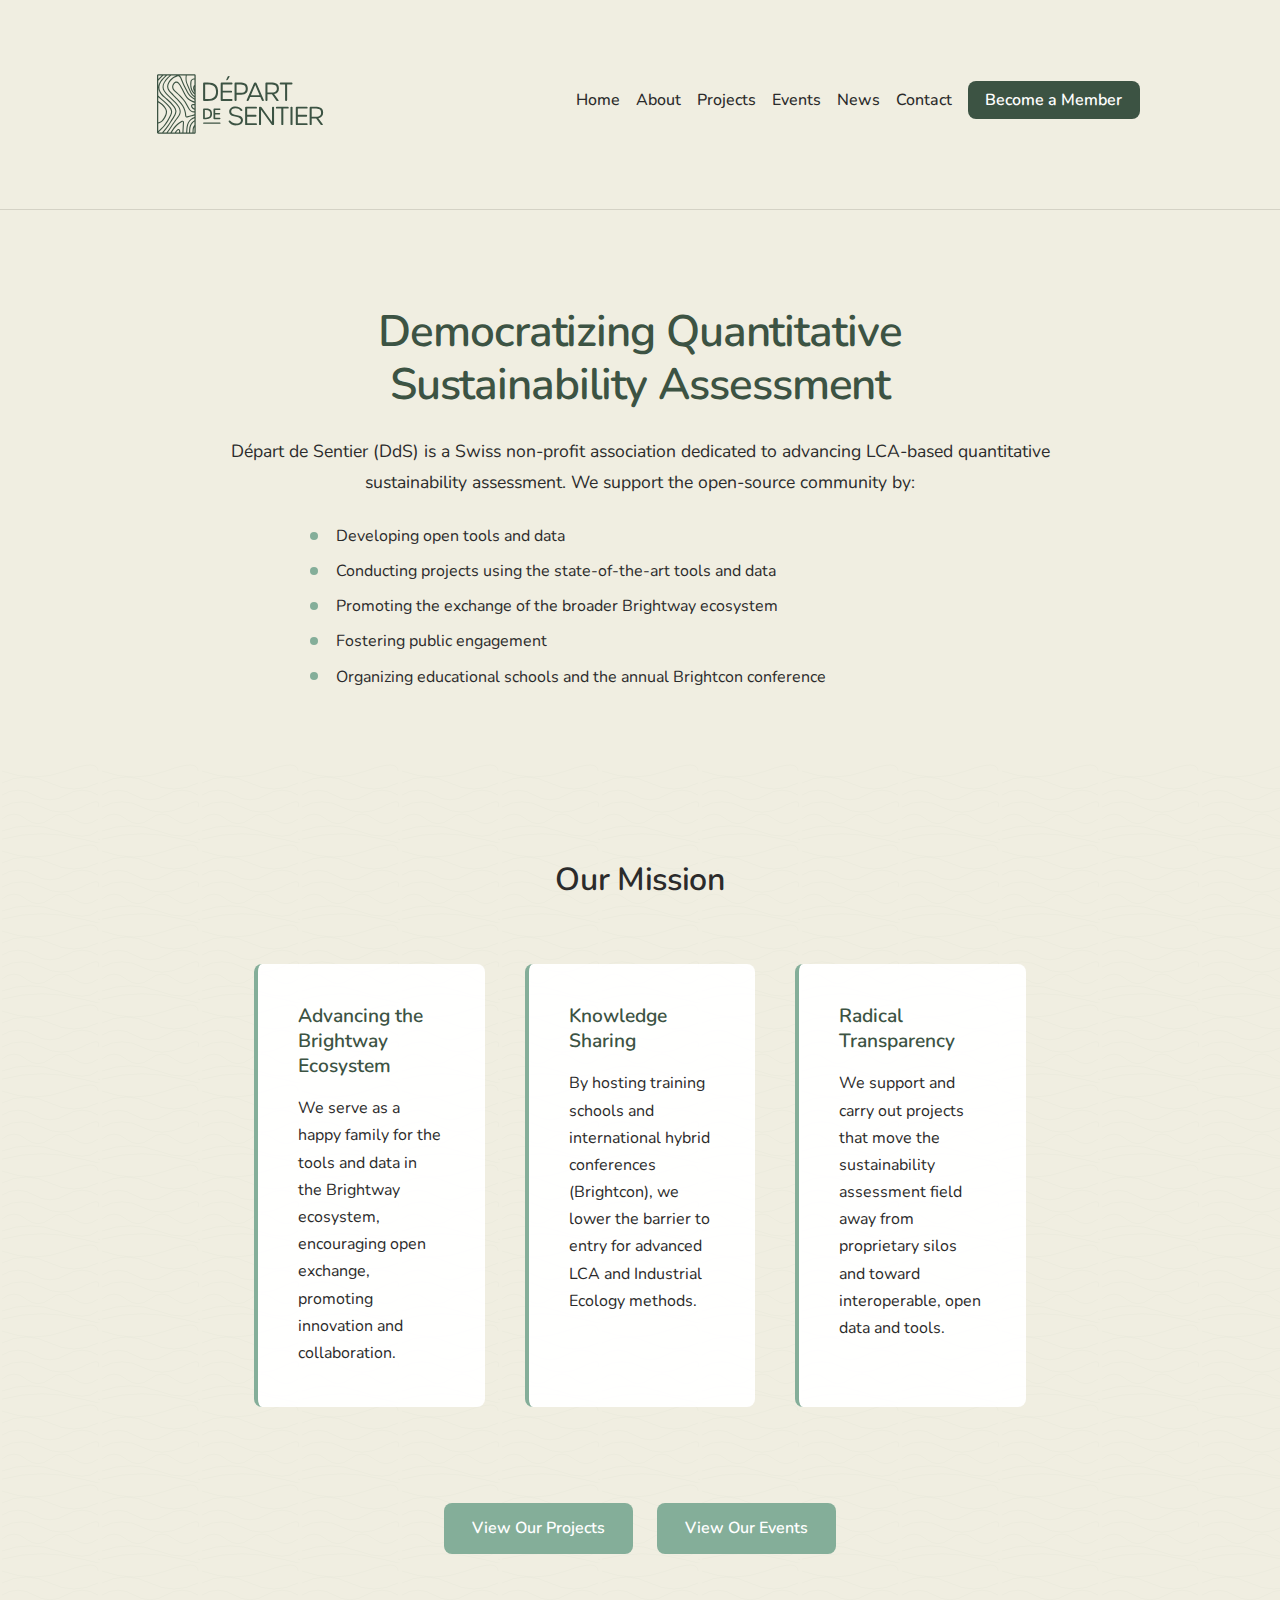
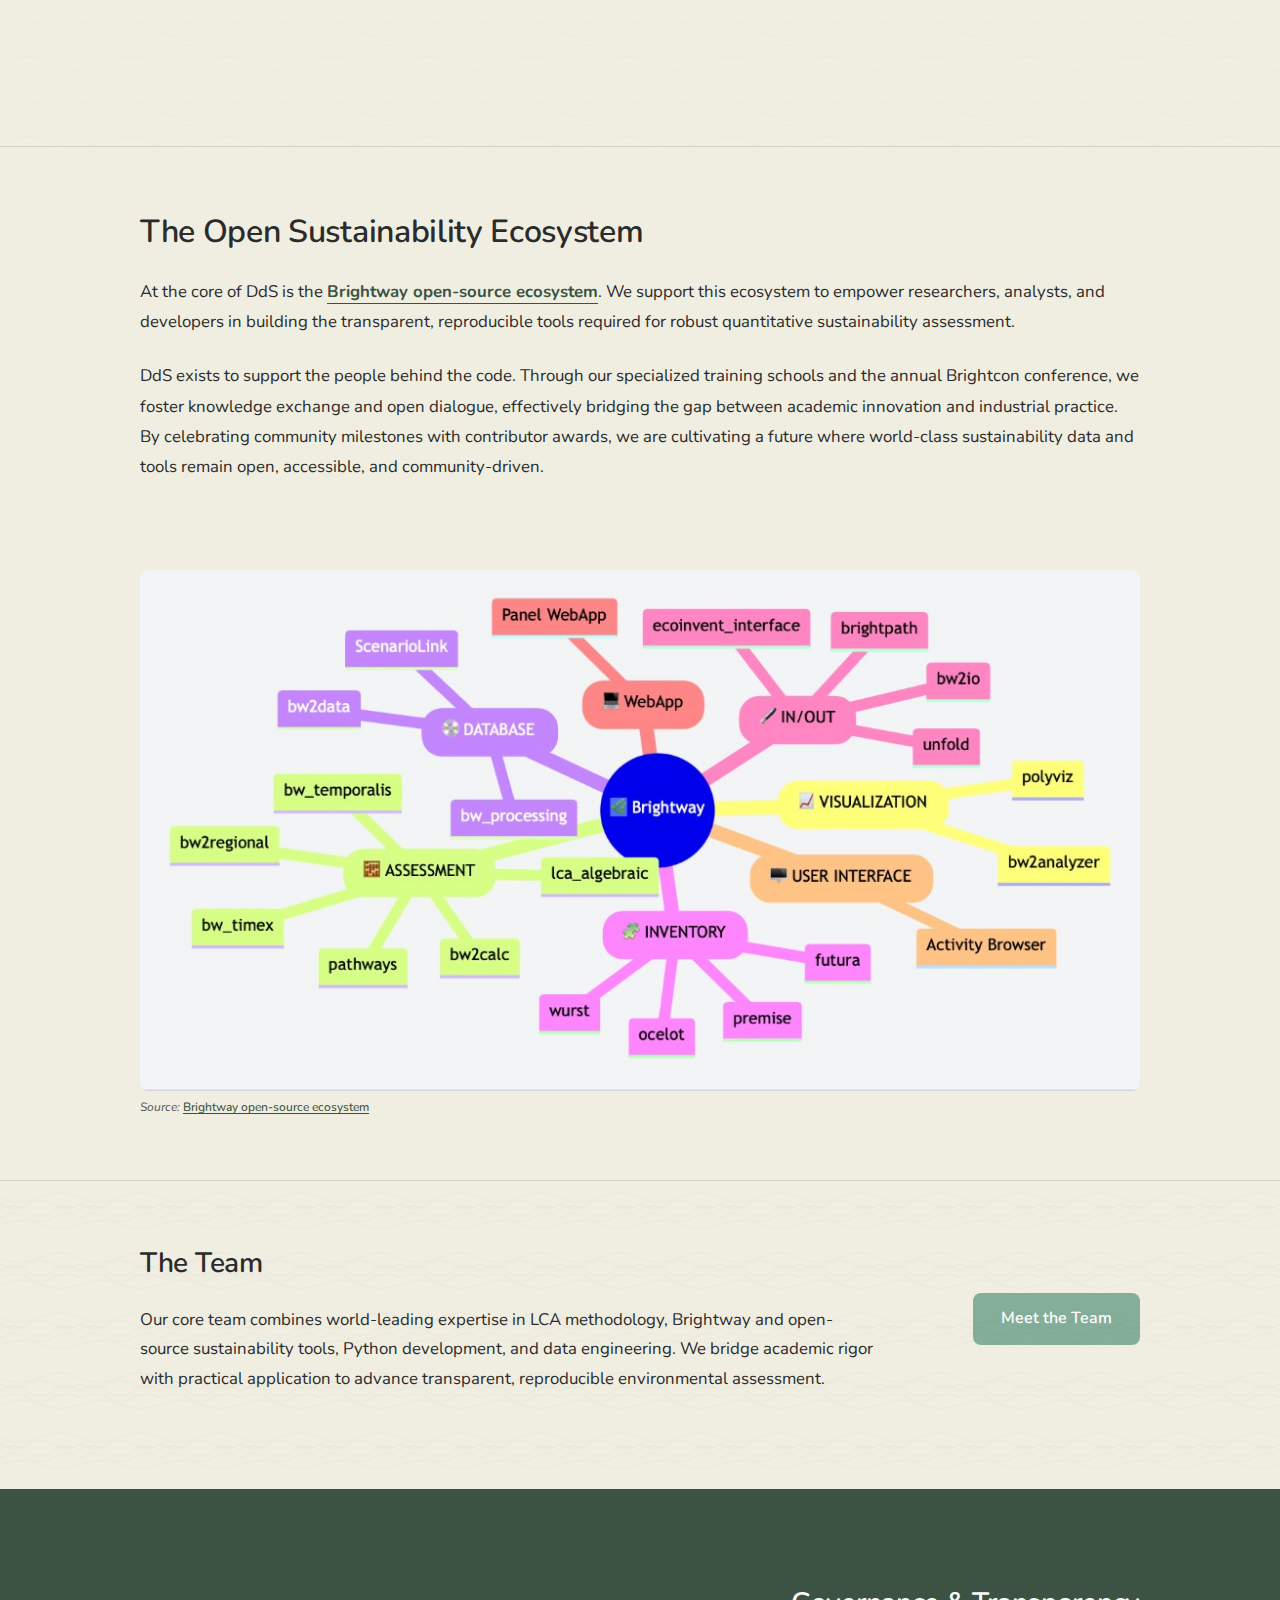
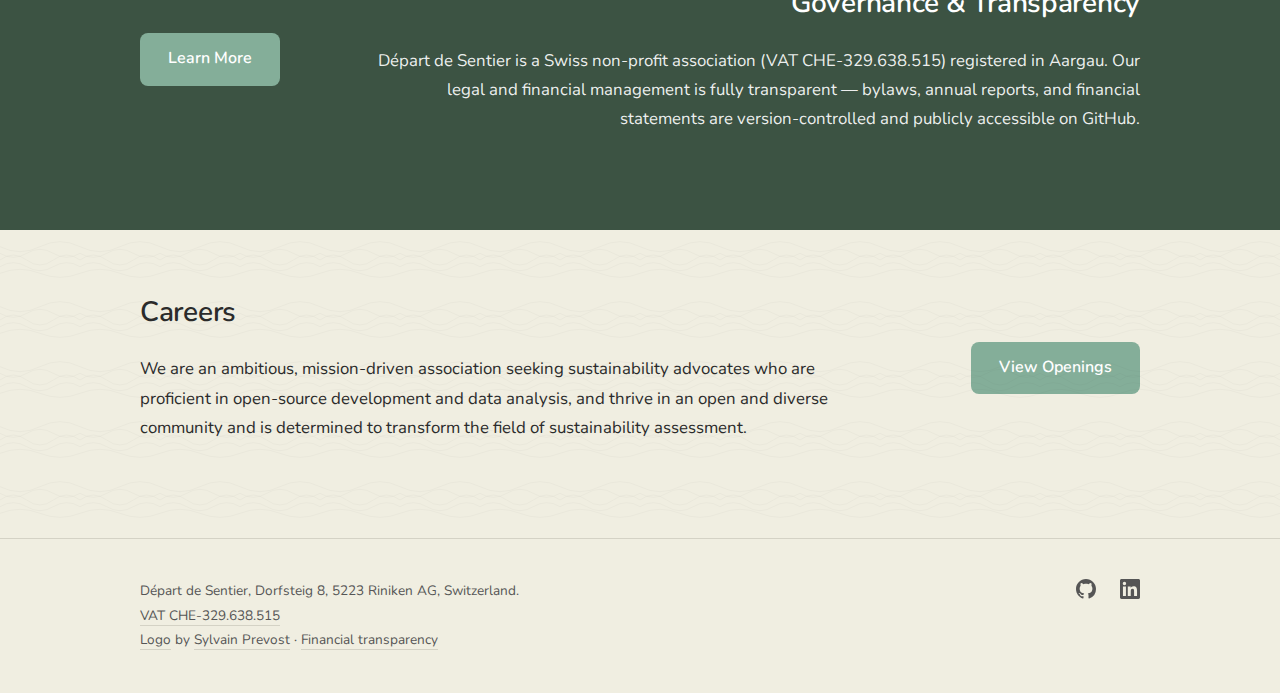
<file: about/index.html>
<!DOCTYPE html>
<html lang="en">
<head>

  <meta charset="utf-8">
  <link rel="canonical" href="https://www.d-d-s.ch/about/">
  <title>About | Départ de Sentier</title>
  <meta name="description" content="Départ de Sentier (DdS) is a Swiss non-profit advancing LCA-based quantitative sustainability assessment. Mission: open-source tools, transparent data, and a global community for LCA experts and practitioners.">
  <meta name="author" content="Départ de Sentier">

  <meta name="viewport" content="width=device-width, initial-scale=1.0">

  <link rel="preconnect" href="https://fonts.googleapis.com">
  <link rel="preconnect" href="https://fonts.gstatic.com" crossorigin>
  <link href="https://fonts.googleapis.com/css2?family=Nunito:wght@300;400;700&display=swap" rel="stylesheet">

  <link rel="stylesheet" href="../assets/css/dds.css">
  <link rel="stylesheet" href="../assets/css/missions.css">

  <link rel="apple-touch-icon" sizes="180x180" href="../assets/images/apple-touch-icon.png">
  <link rel="icon" type="image/png" sizes="32x32" href="../assets/images/favicon-32x32.png">
  <link rel="icon" type="image/png" sizes="16x16" href="../assets/images/favicon-16x16.png">
  <link rel="manifest" href="/site.webmanifest">

</head>
<body>

  <!-- Navigation -->
  <nav class="site-nav">
    <div class="site-container">
      <a href="/">
        <img src="../assets/images/logos/Green Logo.svg" alt="Départ de Sentier" class="nav-logo">
      </a>
      <button class="nav-hamburger" aria-label="Open menu" aria-expanded="false" aria-controls="nav-links">
        <span></span><span></span><span></span>
      </button>
      <div class="nav-overlay"></div>
      <ul class="nav-links" id="nav-links">
        <li><a href="/">Home</a></li>
        <li class="nav-dropdown nav-dropdown-about">
          <a href="/about/" class="nav-dropdown-toggle">About</a>
          <ul class="nav-dropdown-menu">
            <li><a href="#pillars-heading">Mission</a></li>
            <li><a href="team.html">Team</a></li>
            <li><a href="governance.html">Governance</a></li>
            <li><a href="/careers/">Careers</a></li>
          </ul>
        </li>
        <li><a href="/projects.html">Projects</a></li>
        <li class="nav-dropdown nav-dropdown-events">
          <a href="/events/" class="nav-dropdown-toggle">Events</a>
          <ul class="nav-dropdown-menu">
            <li><a href="/events/brightcon.html">Brightcon</a></li>
            <li><a href="/schools/">Schools</a></li>
          </ul>
        </li>
        <li><a href="/news/">News</a></li>
        <li><a href="/contact.html">Contact</a></li>
        <li class="nav-cta"><a href="https://events.d-d-s.ch/">Become a Member</a></li>
      </ul>
    </div>
  </nav>

  <main>

    <!-- Section 1: Hero -->
    <section class="hero-about" aria-labelledby="hero-heading">
      <div class="site-container">
        <h1 id="hero-heading">Democratizing Quantitative Sustainability Assessment</h1>
        <p class="hero-sub">
          Départ de Sentier (DdS) is a Swiss non-profit association dedicated to advancing
          LCA-based quantitative sustainability assessment. We support the open-source community by:
        </p>
        <ul class="hero-pillars" role="list">
          <li>Developing open tools and data</li>
          <li>Conducting projects using the state-of-the-art tools and data</li>
          <li>Promoting the exchange of the broader Brightway ecosystem</li>
          <li>Fostering public engagement</li>
          <li>Organizing educational schools and the annual Brightcon conference</li>
        </ul>
      </div>
    </section>

    <section class="pillars-section" aria-labelledby="pillars-heading">
      <div class="pillars-pattern" aria-hidden="true"></div>
      <div class="pillars-inner">
        <h2 id="pillars-heading" class="pillars-title">Our Mission</h2>
        <div class="pillars-grid">
          <article class="pillar-card">
            <h3>Advancing the Brightway Ecosystem</h3>
            <p>We serve as a happy family for the tools and data in the Brightway ecosystem, encouraging open exchange, promoting innovation and collaboration.</p>
          </article>
          <article class="pillar-card">
            <h3>Knowledge Sharing</h3>
            <p>By hosting training schools and international hybrid conferences (Brightcon), we lower the barrier to entry for advanced LCA and Industrial Ecology methods.</p>
          </article>
          <article class="pillar-card">
            <h3>Radical Transparency</h3>
            <p>We support and carry out projects that move the sustainability assessment field away from proprietary silos and toward interoperable, open data and tools.</p>
          </article>
        </div>
        <div class="missions-cta">
          <a href="/projects.html" class="btn-missions-cta">View Our Projects</a>
          <a href="/events/" class="btn-missions-cta">View Our Events</a>
        </div>
      </div>
    </section>

    <!-- Section 3: The Ecosystem -->
    <section class="ecosystem" aria-labelledby="ecosystem-heading">
      <div class="site-container">
        <div class="ecosystem-grid">
          <div class="ecosystem-content">
            <h2 id="ecosystem-heading">The Open Sustainability Ecosystem</h2>
            <p>At the core of DdS is the <a href="https://docs.brightway.dev/en/latest/content/overview/ecosystem.html" class="ecosystem-link">Brightway open-source ecosystem</a>. We support this ecosystem to empower researchers, analysts, and developers in building the transparent, reproducible tools required for robust quantitative sustainability assessment.</p>
            <p>DdS exists to support the people behind the code. Through our specialized training schools and the annual Brightcon conference, we foster knowledge exchange and open dialogue, effectively bridging the gap between academic innovation and industrial practice. By celebrating community milestones with contributor awards, we are cultivating a future where world-class sustainability data and tools remain open, accessible, and community-driven.</p>
          </div>
          <figure class="ecosystem-image">
            <img src="../assets/images/brightway-ecosystem-diagram.png" alt="Mind-map of the Brightway open-source ecosystem showing DATABASE, WebApp, IN/OUT, VISUALIZATION, USER INTERFACE, INVENTORY, and ASSESSMENT components">
            <figcaption class="ecosystem-caption">Source: <a href="https://docs.brightway.dev/en/latest/content/overview/ecosystem.html" target="_blank" rel="noopener noreferrer">Brightway open-source ecosystem</a></figcaption>
          </figure>
        </div>
      </div>
    </section>

    <!-- Section 4: The Team -->
    <section class="about-hub about-hub-team" aria-labelledby="team-heading">
      <div class="about-hub-pattern about-hub-pattern-topo" aria-hidden="true"></div>
      <div class="site-container">
        <div class="about-hub-team-grid">
          <div class="about-hub-team-content">
            <h2 id="team-heading">The Team</h2>
            <p>Our core team combines world-leading expertise in LCA methodology, Brightway and open-source sustainability tools, Python development, and data engineering. We bridge academic rigor with practical application to advance transparent, reproducible environmental assessment.</p>
          </div>
          <div class="about-hub-team-cta">
            <a href="team.html" class="btn-accent">Meet the Team</a>
          </div>
        </div>
      </div>
    </section>

    <!-- Section 5: Governance & Transparency -->
    <section class="about-hub about-hub-governance" aria-labelledby="governance-heading">
      <div class="site-container">
        <div class="about-hub-governance-layout">
          <div class="about-hub-governance-content">
            <h2 id="governance-heading">Governance & Transparency</h2>
            <p>Départ de Sentier is a Swiss non-profit association (VAT CHE-329.638.515) registered in Aargau. Our legal and financial management is fully transparent — bylaws, annual reports, and financial statements are version-controlled and publicly accessible on GitHub.</p>
          </div>
          <div class="about-hub-governance-btn">
            <a href="governance.html" class="btn-accent btn-accent-light">Learn More</a>
          </div>
        </div>
      </div>
    </section>

    <!-- Section 6: Careers -->
    <section class="about-hub about-hub-careers" aria-labelledby="careers-heading">
      <div class="about-hub-pattern about-hub-pattern-topo" aria-hidden="true"></div>
      <div class="site-container">
        <div class="about-hub-team-grid">
          <div class="about-hub-careers-inner">
            <h2 id="careers-heading">Careers</h2>
            <p>We are an ambitious, mission-driven association seeking sustainability advocates who are proficient in open-source development and data analysis, and thrive in an open and diverse community and is determined to transform the field of sustainability assessment.</p>
          </div>
          <div class="about-hub-team-cta">
            <a href="/careers/" class="btn-accent">View Openings</a>
          </div>
        </div>
      </div>
    </section>

  </main>

  <!-- Footer -->
  <footer class="site-footer">
    <div class="site-container">
      <div class="footer-content">
        <div class="footer-info">
          Départ de Sentier, Dorfsteig 8, 5223 Riniken AG, Switzerland.<br>
          <a href="https://www.zefix.ch/en/search/entity/list/firm/1550430">VAT CHE-329.638.515</a><br>
          <a href="https://github.com/Depart-de-Sentier/dds-logo">Logo</a> by <a href="https://proov.fr/">Sylvain Prevost</a> ·
          <a href="https://github.com/Depart-de-Sentier/Financial">Financial transparency</a>
        </div>
        <ul class="footer-links">
          <li><a href="https://github.com/Depart-de-Sentier" class="footer-github" aria-label="GitHub" target="_blank" rel="noopener noreferrer"><svg xmlns="http://www.w3.org/2000/svg" width="20" height="20" viewBox="0 0 16 16" fill="currentColor" aria-hidden="true"><path d="M8 0C3.58 0 0 3.58 0 8c0 3.54 2.29 6.53 5.47 7.59.4.07.55-.17.55-.38 0-.19-.01-.82-.01-1.49-2.01.37-2.53-.49-2.69-.94-.09-.23-.48-.94-.82-1.13-.28-.15-.68-.52-.01-.53.63-.01 1.08.58 1.23.82.72 1.21 1.87.87 2.33.66.07-.52.28-.87.51-1.07-1.78-.2-3.64-.89-3.64-3.95 0-.87.31-1.59.82-2.15-.08-.2-.36-1.02.08-2.12 0 0 .67-.21 2.2.82.64-.18 1.32-.27 2-.27.68 0 1.36.09 2 .27 1.53-1.04 2.2-.82 2.2-.82.44 1.1.16 1.92.08 2.12.51.56.82 1.27.82 2.15 0 3.07-1.87 3.75-3.65 3.95.29.25.54.73.54 1.48 0 1.07-.01 1.93-.01 2.2 0 .21.15.46.55.38A8.013 8.013 0 0016 8c0-4.42-3.58-8-8-8z"/></svg></a></li>
          <li><a href="https://www.linkedin.com/company/d%C3%A9part-de-sentier/" class="footer-linkedin" aria-label="LinkedIn" target="_blank" rel="noopener noreferrer"><svg xmlns="http://www.w3.org/2000/svg" width="20" height="20" viewBox="0 0 24 24" fill="currentColor" aria-hidden="true"><path d="M20.447 20.452h-3.554v-5.569c0-1.328-.027-3.037-1.852-3.037-1.853 0-2.136 1.445-2.136 2.939v5.667H9.351V9h3.414v1.561h.046c.477-.9 1.637-1.85 3.37-1.85 3.601 0 4.267 2.37 4.267 5.455v6.286zM5.337 7.433a2.062 2.062 0 0 1-2.063-2.065 2.064 2.064 0 1 1 2.063 2.065zm1.782 13.019H3.555V9h3.564v11.452zM22.225 0H1.771C.792 0 0 .774 0 1.729v20.542C0 23.227.792 24 1.771 24h20.451C23.2 24 24 23.227 24 22.271V1.729C24 .774 23.2 0 22.222 0h.003z"/></svg></a></li>
        </ul>
      </div>
    </div>
  </footer>

  <script src="../assets/js/script.js" defer></script>
</body>
</html>
</file>
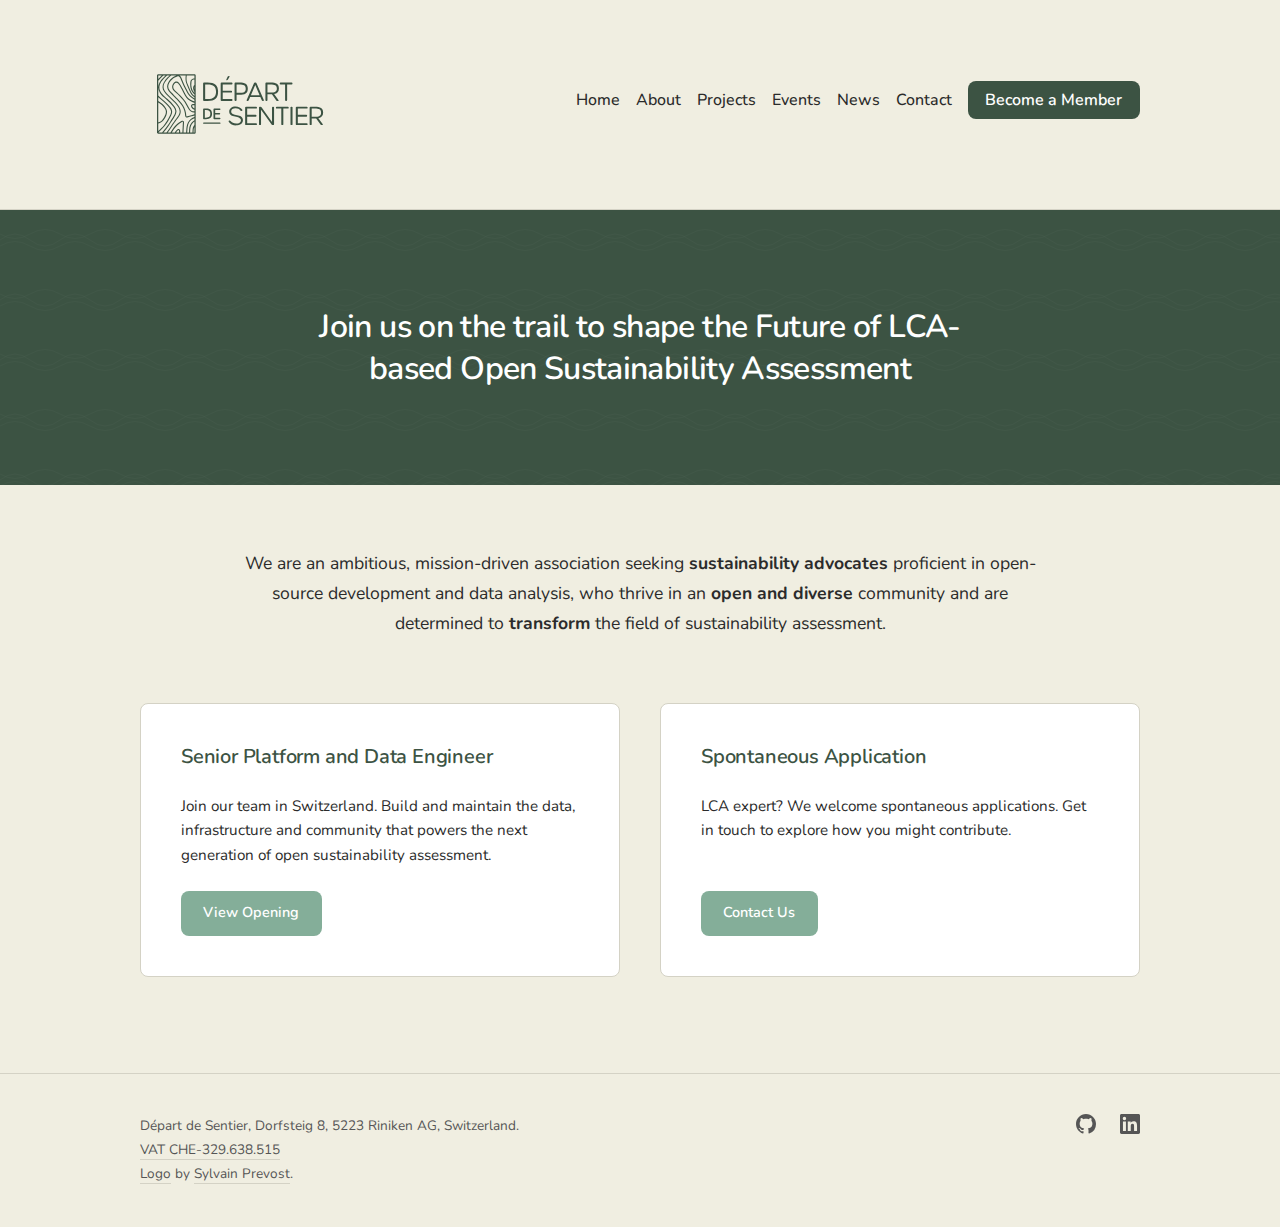
<file: careers/index.html>
<!DOCTYPE html>
<html lang="en">
<head>
  <meta charset="utf-8">
  <link rel="canonical" href="https://www.d-d-s.ch/careers/">
  <title>Careers | Départ de Sentier</title>
  <meta name="description" content="Join Départ de Sentier: an open-source, mission-driven association seeking sustainability advocates who develop tools, data, and infrastructure and thrive in an open, diverse community.">
  <meta name="author" content="Départ de Sentier">
  <meta name="viewport" content="width=device-width, initial-scale=1.0">

  <link rel="preconnect" href="https://fonts.googleapis.com">
  <link rel="preconnect" href="https://fonts.gstatic.com" crossorigin>
  <link href="https://fonts.googleapis.com/css2?family=Inter:wght@400;500;600;700&display=swap" rel="stylesheet">
  <link rel="stylesheet" href="../assets/css/dds.css">

  <link rel="apple-touch-icon" sizes="180x180" href="../assets/images/apple-touch-icon.png">
  <link rel="icon" type="image/png" sizes="32x32" href="../assets/images/favicon-32x32.png">
  <link rel="icon" type="image/png" sizes="16x16" href="../assets/images/favicon-16x16.png">
  <link rel="manifest" href="/site.webmanifest">
</head>
<body class="careers-page">

  <!-- Navigation -->
  <nav class="site-nav">
    <div class="site-container">
      <a href="/">
        <img src="../assets/images/logos/Green Logo.svg" alt="Départ de Sentier" class="nav-logo">
      </a>
      <button class="nav-hamburger" aria-label="Open menu" aria-expanded="false" aria-controls="nav-links">
        <span></span><span></span><span></span>
      </button>
      <div class="nav-overlay"></div>
      <ul class="nav-links" id="nav-links">
        <li><a href="/">Home</a></li>
        <li class="nav-dropdown nav-dropdown-about">
          <a href="/about/" class="nav-dropdown-toggle">About</a>
          <ul class="nav-dropdown-menu">
            <li><a href="/about/#pillars-heading">Mission</a></li>
            <li><a href="/about/team.html">Team</a></li>
            <li><a href="/about/governance.html">Governance</a></li>
            <li><a href="/careers/">Careers</a></li>
          </ul>
        </li>
        <li><a href="/projects.html">Projects</a></li>
        <li class="nav-dropdown nav-dropdown-events">
          <a href="/events/" class="nav-dropdown-toggle">Events</a>
          <ul class="nav-dropdown-menu">
            <li><a href="/events/brightcon.html">Brightcon</a></li>
            <li><a href="/schools/">Schools</a></li>
          </ul>
        </li>
        <li><a href="/news/">News</a></li>
        <li><a href="/contact.html">Contact</a></li>
        <li class="nav-cta"><a href="https://events.d-d-s.ch/">Become a Member</a></li>
      </ul>
    </div>
  </nav>

  <!-- Hero: Topographical theme -->
  <header class="careers-hero">
    <div class="careers-hero-pattern" aria-hidden="true"></div>
    <div class="site-container">
      <h1 class="careers-hero-title">Join us on the trail to shape the Future of LCA-based Open Sustainability Assessment</h1>
    </div>
  </header>

  <main class="careers-main">
    <div class="site-container">
      <p class="careers-lead">
        We are an ambitious, mission-driven association seeking <strong>sustainability advocates</strong> proficient in open-source development and data analysis, who thrive in an <strong>open and diverse</strong> community and are determined to <strong>transform</strong> the field of sustainability assessment.
      </p>

      <div class="careers-grid">
        <article class="careers-card" aria-labelledby="role-engineer-heading">
          <h2 id="role-engineer-heading">Senior Platform and Data Engineer</h2>
          <p>Join our team in Switzerland. Build and maintain the data, infrastructure and community that powers the next generation of open sustainability assessment.</p>
          <a href="senior-engineer/" class="btn-careers">View Opening</a>
        </article>

        <article class="careers-card" aria-labelledby="spontaneous-heading">
          <h2 id="spontaneous-heading">Spontaneous Application</h2>
          <p>LCA expert? We welcome spontaneous applications. Get in touch to explore how you might contribute.</p>
          <a href="mailto:career@d-d-s.ch" class="btn-careers">Contact Us</a>
        </article>
      </div>
    </div>
  </main>

  <footer class="site-footer">
    <div class="site-container">
      <div class="footer-content">
        <div class="footer-info">
          Départ de Sentier, Dorfsteig 8, 5223 Riniken AG, Switzerland.<br>
          <a href="https://www.zefix.ch/en/search/entity/list/firm/1550430">VAT CHE-329.638.515</a><br>
          <a href="https://github.com/Depart-de-Sentier/dds-logo">Logo</a> by <a href="https://proov.fr/">Sylvain Prevost</a>.
        </div>
        <ul class="footer-links">
          <li><a href="https://github.com/Depart-de-Sentier" class="footer-github" aria-label="GitHub" target="_blank" rel="noopener noreferrer"><svg xmlns="http://www.w3.org/2000/svg" width="20" height="20" viewBox="0 0 16 16" fill="currentColor" aria-hidden="true"><path d="M8 0C3.58 0 0 3.58 0 8c0 3.54 2.29 6.53 5.47 7.59.4.07.55-.17.55-.38 0-.19-.01-.82-.01-1.49-2.01.37-2.53-.49-2.69-.94-.09-.23-.48-.94-.82-1.13-.28-.15-.68-.52-.01-.53.63-.01 1.08.58 1.23.82.72 1.21 1.87.87 2.33.66.07-.52.28-.87.51-1.07-1.78-.2-3.64-.89-3.64-3.95 0-.87.31-1.59.82-2.15-.08-.2-.36-1.02.08-2.12 0 0 .67-.21 2.2.82.64-.18 1.32-.27 2-.27.68 0 1.36.09 2 .27 1.53-1.04 2.2-.82 2.2-.82.44 1.1.16 1.92.08 2.12.51.56.82 1.27.82 2.15 0 3.07-1.87 3.75-3.65 3.95.29.25.54.73.54 1.48 0 1.07-.01 1.93-.01 2.2 0 .21.15.46.55.38A8.013 8.013 0 0016 8c0-4.42-3.58-8-8-8z"/></svg></a></li>
          <li><a href="https://www.linkedin.com/company/d%C3%A9part-de-sentier/" class="footer-linkedin" aria-label="LinkedIn" target="_blank" rel="noopener noreferrer"><svg xmlns="http://www.w3.org/2000/svg" width="20" height="20" viewBox="0 0 24 24" fill="currentColor" aria-hidden="true"><path d="M20.447 20.452h-3.554v-5.569c0-1.328-.027-3.037-1.852-3.037-1.853 0-2.136 1.445-2.136 2.939v5.667H9.351V9h3.414v1.561h.046c.477-.9 1.637-1.85 3.37-1.85 3.601 0 4.267 2.37 4.267 5.455v6.286zM5.337 7.433a2.062 2.062 0 0 1-2.063-2.065 2.064 2.064 0 1 1 2.063 2.065zm1.782 13.019H3.555V9h3.564v11.452zM22.225 0H1.771C.792 0 0 .774 0 1.729v20.542C0 23.227.792 24 1.771 24h20.451C23.2 24 24 23.227 24 22.271V1.729C24 .774 23.2 0 22.222 0h.003z"/></svg></a></li>
        </ul>
      </div>
    </div>
  </footer>

  <script src="../assets/js/script.js" defer></script>
</body>
</html>
</file>
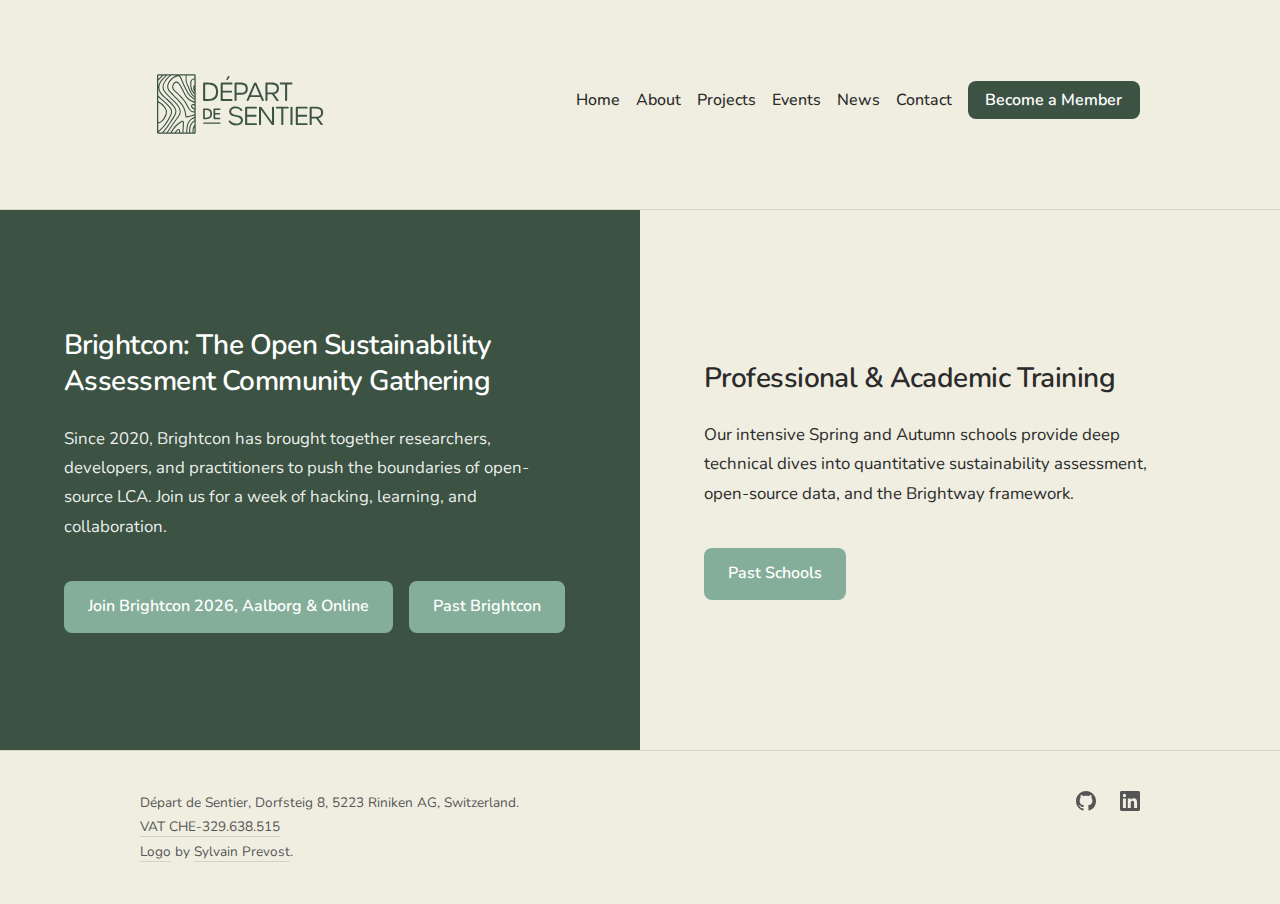
<file: events/index.html>
<!DOCTYPE html>
<html lang="en">
<head>
  <meta charset="utf-8">
  <link rel="canonical" href="https://www.d-d-s.ch/events/">
  <title>Events | Départ de Sentier</title>
  <meta name="description" content="Départ de Sentier community activities: Brightcon annual conference and DdS training schools for open-source LCA and sustainability assessment.">
  <meta name="author" content="Départ de Sentier">
  <meta name="viewport" content="width=device-width, initial-scale=1.0">

  <link rel="preconnect" href="https://fonts.googleapis.com">
  <link rel="preconnect" href="https://fonts.gstatic.com" crossorigin>
  <link href="https://fonts.googleapis.com/css2?family=Nunito:wght@300;400;700&display=swap" rel="stylesheet">
  <link rel="stylesheet" href="../assets/css/dds.css">

  <link rel="apple-touch-icon" sizes="180x180" href="../assets/images/apple-touch-icon.png">
  <link rel="icon" type="image/png" sizes="32x32" href="../assets/images/favicon-32x32.png">
  <link rel="icon" type="image/png" sizes="16x16" href="../assets/images/favicon-16x16.png">
  <link rel="manifest" href="/site.webmanifest">
</head>
<body class="events-page">

  <!-- Navigation -->
  <nav class="site-nav">
    <div class="site-container">
      <a href="/">
        <img src="../assets/images/logos/Green Logo.svg" alt="Départ de Sentier" class="nav-logo">
      </a>
      <button class="nav-hamburger" aria-label="Open menu" aria-expanded="false" aria-controls="nav-links">
        <span></span><span></span><span></span>
      </button>
      <div class="nav-overlay"></div>
      <ul class="nav-links" id="nav-links">
        <li><a href="/">Home</a></li>
        <li class="nav-dropdown nav-dropdown-about">
          <a href="/about/" class="nav-dropdown-toggle">About</a>
          <ul class="nav-dropdown-menu">
            <li><a href="/about/#pillars-heading">Mission</a></li>
            <li><a href="/about/team.html">Team</a></li>
            <li><a href="/about/governance.html">Governance</a></li>
            <li><a href="/careers/">Careers</a></li>
          </ul>
        </li>
        <li><a href="/projects.html">Projects</a></li>
        <li class="nav-dropdown nav-dropdown-events">
          <a href="/events/" class="nav-dropdown-toggle">Events</a>
          <ul class="nav-dropdown-menu">
            <li><a href="brightcon.html">Brightcon</a></li>
            <li><a href="/schools/">Schools</a></li>
          </ul>
        </li>
        <li><a href="/news/">News</a></li>
        <li><a href="/contact.html">Contact</a></li>
        <li class="nav-cta"><a href="https://events.d-d-s.ch/">Become a Member</a></li>
      </ul>
    </div>
  </nav>

  <main class="events-main">
    <div class="events-split">
      <!-- Section 1: Brightcon -->
      <section class="events-card events-card-brightcon" aria-labelledby="brightcon-heading">
        <h2 id="brightcon-heading">Brightcon: The Open Sustainability Assessment Community Gathering</h2>
        <p>Since 2020, Brightcon has brought together researchers, developers, and practitioners to push the boundaries of open-source LCA. Join us for a week of hacking, learning, and collaboration.</p>
        <div class="events-card-buttons">
          <a href="https://indico.d-d-s.ch/event/2/" class="btn-events" target="_blank" rel="noopener noreferrer">Join Brightcon 2026, Aalborg &amp; Online</a>
          <a href="brightcon.html" class="btn-events">Past Brightcon</a>
        </div>
      </section>

      <!-- Section 2: DdS Training Schools -->
      <section class="events-card events-card-schools" aria-labelledby="schools-heading">
        <h2 id="schools-heading">Professional &amp; Academic Training</h2>
        <p>Our intensive Spring and Autumn schools provide deep technical dives into quantitative sustainability assessment, open-source data, and the Brightway framework.</p>
        <a href="/schools/" class="btn-events">Past Schools</a>
      </section>
    </div>
  </main>

  <footer class="site-footer">
    <div class="site-container">
      <div class="footer-content">
        <div class="footer-info">
          Départ de Sentier, Dorfsteig 8, 5223 Riniken AG, Switzerland.<br>
          <a href="https://www.zefix.ch/en/search/entity/list/firm/1550430">VAT CHE-329.638.515</a><br>
          <a href="https://github.com/Depart-de-Sentier/dds-logo">Logo</a> by <a href="https://proov.fr/">Sylvain Prevost</a>.
        </div>
        <ul class="footer-links">
          <li><a href="https://github.com/Depart-de-Sentier" class="footer-github" aria-label="GitHub" target="_blank" rel="noopener noreferrer"><svg xmlns="http://www.w3.org/2000/svg" width="20" height="20" viewBox="0 0 16 16" fill="currentColor" aria-hidden="true"><path d="M8 0C3.58 0 0 3.58 0 8c0 3.54 2.29 6.53 5.47 7.59.4.07.55-.17.55-.38 0-.19-.01-.82-.01-1.49-2.01.37-2.53-.49-2.69-.94-.09-.23-.48-.94-.82-1.13-.28-.15-.68-.52-.01-.53.63-.01 1.08.58 1.23.82.72 1.21 1.87.87 2.33.66.07-.52.28-.87.51-1.07-1.78-.2-3.64-.89-3.64-3.95 0-.87.31-1.59.82-2.15-.08-.2-.36-1.02.08-2.12 0 0 .67-.21 2.2.82.64-.18 1.32-.27 2-.27.68 0 1.36.09 2 .27 1.53-1.04 2.2-.82 2.2-.82.44 1.1.16 1.92.08 2.12.51.56.82 1.27.82 2.15 0 3.07-1.87 3.75-3.65 3.95.29.25.54.73.54 1.48 0 1.07-.01 1.93-.01 2.2 0 .21.15.46.55.38A8.013 8.013 0 0016 8c0-4.42-3.58-8-8-8z"/></svg></a></li>
          <li><a href="https://www.linkedin.com/company/d%C3%A9part-de-sentier/" class="footer-linkedin" aria-label="LinkedIn" target="_blank" rel="noopener noreferrer"><svg xmlns="http://www.w3.org/2000/svg" width="20" height="20" viewBox="0 0 24 24" fill="currentColor" aria-hidden="true"><path d="M20.447 20.452h-3.554v-5.569c0-1.328-.027-3.037-1.852-3.037-1.853 0-2.136 1.445-2.136 2.939v5.667H9.351V9h3.414v1.561h.046c.477-.9 1.637-1.85 3.37-1.85 3.601 0 4.267 2.37 4.267 5.455v6.286zM5.337 7.433a2.062 2.062 0 0 1-2.063-2.065 2.064 2.064 0 1 1 2.063 2.065zm1.782 13.019H3.555V9h3.564v11.452zM22.225 0H1.771C.792 0 0 .774 0 1.729v20.542C0 23.227.792 24 1.771 24h20.451C23.2 24 24 23.227 24 22.271V1.729C24 .774 23.2 0 22.222 0h.003z"/></svg></a></li>
        </ul>
      </div>
    </div>
  </footer>

  <script src="../assets/js/script.js" defer></script>
</body>
</html>
</file>
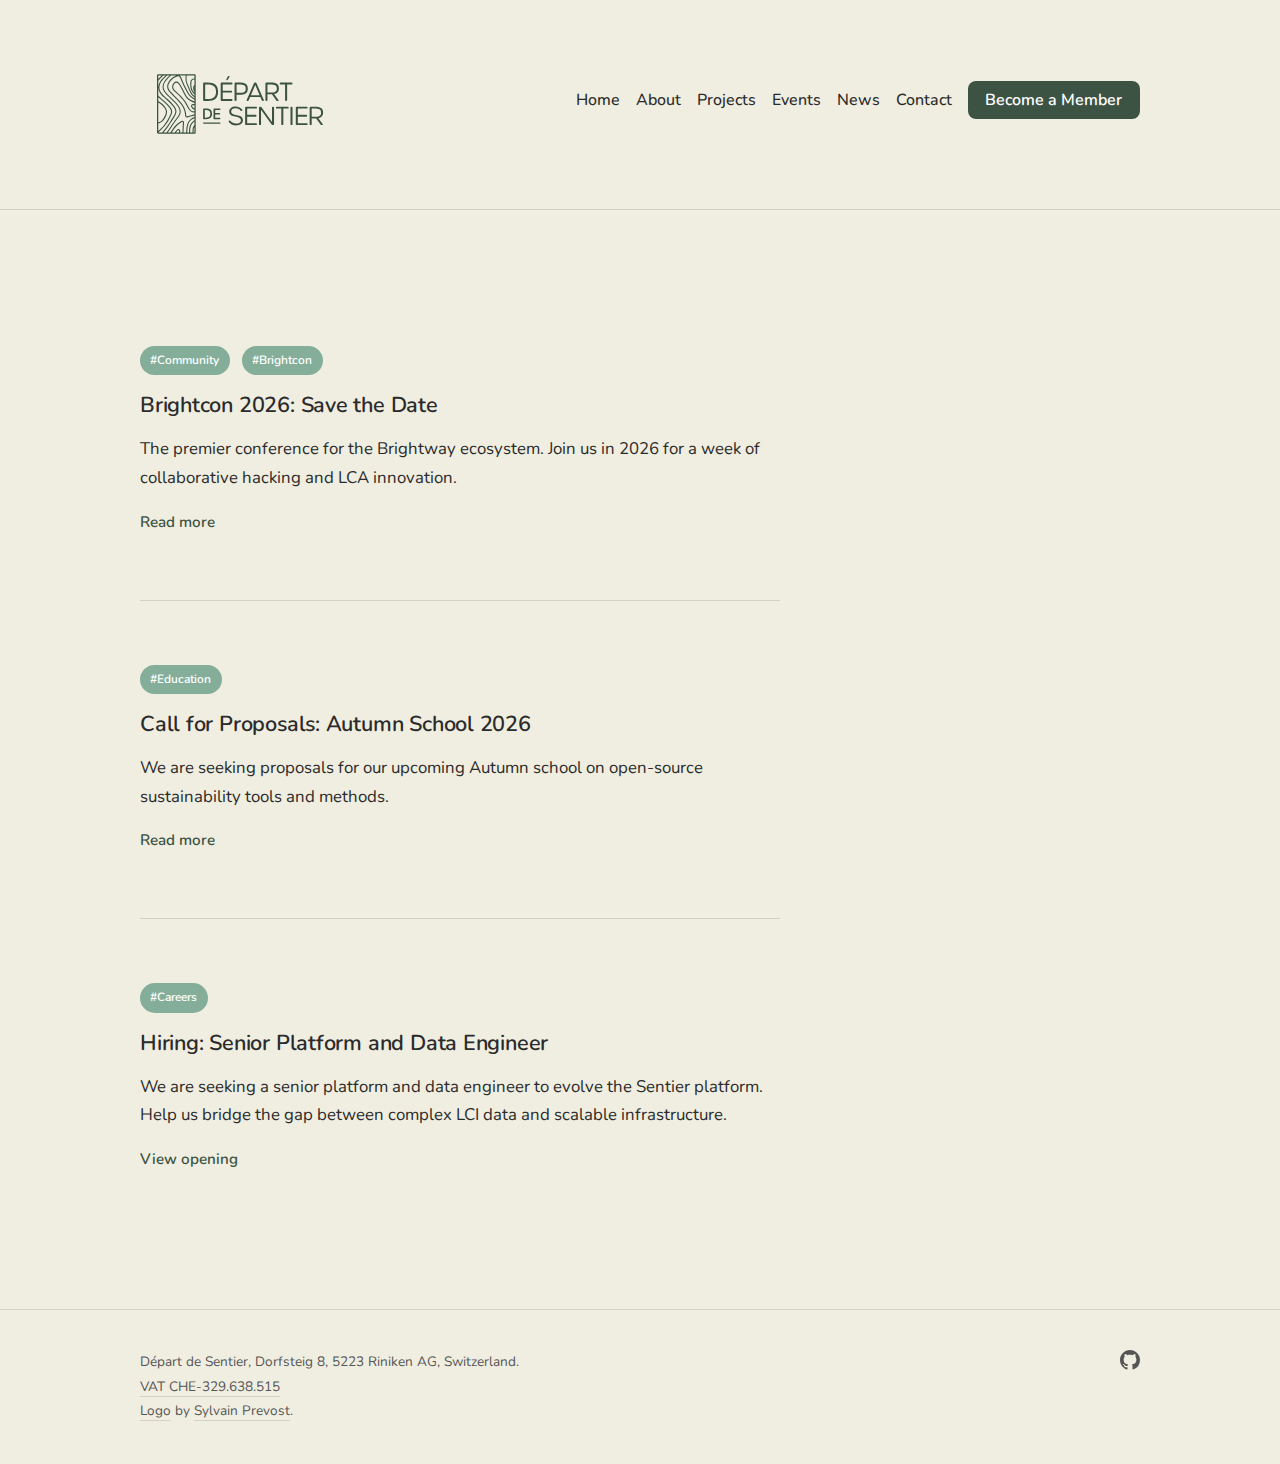
<file: news/index.html>
<!DOCTYPE html>
<html lang="en">
<head>
  <meta charset="utf-8">
  <link rel="canonical" href="https://www.d-d-s.ch/news/">
  <title>News | Départ de Sentier</title>
  <meta name="description" content="Latest announcements from Départ de Sentier: Brightcon, training schools, and career opportunities.">
  <meta name="author" content="Départ de Sentier">
  <meta name="viewport" content="width=device-width, initial-scale=1.0">

  <link rel="preconnect" href="https://fonts.googleapis.com">
  <link rel="preconnect" href="https://fonts.gstatic.com" crossorigin>
  <link href="https://fonts.googleapis.com/css2?family=Inter:wght@400;500;600;700&display=swap" rel="stylesheet">
  <link rel="stylesheet" href="../assets/css/dds.css">

  <link rel="apple-touch-icon" sizes="180x180" href="../assets/images/apple-touch-icon.png">
  <link rel="icon" type="image/png" sizes="32x32" href="../assets/images/favicon-32x32.png">
  <link rel="icon" type="image/png" sizes="16x16" href="../assets/images/favicon-16x16.png">
  <link rel="manifest" href="/site.webmanifest">
</head>
<body class="news-page">

  <!-- Navigation -->
  <nav class="site-nav">
    <div class="site-container">
      <a href="/">
        <img src="../assets/images/logos/Green Logo.svg" alt="Départ de Sentier" class="nav-logo">
      </a>
      <button class="nav-hamburger" aria-label="Open menu" aria-expanded="false" aria-controls="nav-links">
        <span></span><span></span><span></span>
      </button>
      <div class="nav-overlay"></div>
      <ul class="nav-links" id="nav-links">
        <li><a href="/">Home</a></li>
        <li class="nav-dropdown nav-dropdown-about">
          <a href="/about/" class="nav-dropdown-toggle">About</a>
          <ul class="nav-dropdown-menu">
            <li><a href="/about/#pillars-heading">Mission</a></li>
            <li><a href="/about/team.html">Team</a></li>
            <li><a href="/about/governance.html">Governance</a></li>
            <li><a href="/careers/">Careers</a></li>
          </ul>
        </li>
        <li><a href="/projects.html">Projects</a></li>
        <li class="nav-dropdown nav-dropdown-events">
          <a href="/events/" class="nav-dropdown-toggle">Events</a>
          <ul class="nav-dropdown-menu">
            <li><a href="/events/brightcon.html">Brightcon</a></li>
            <li><a href="/schools/">Schools</a></li>
          </ul>
        </li>
        <li><a href="news.html">News</a></li>
        <li><a href="/contact.html">Contact</a></li>
        <li class="nav-cta"><a href="https://events.d-d-s.ch/">Become a Member</a></li>
      </ul>
    </div>
  </nav>

  <main class="news-main">
    <div class="site-container">
      <div class="news-trail">
        <!-- Item 1: Brightcon -->
        <article class="news-item">
          <a href="/events/brightcon-2026.html" class="news-tag">#Community</a>
          <a href="/events/brightcon-2026.html" class="news-tag">#Brightcon</a>
          <h2 class="news-item-heading"><a href="/events/brightcon-2026.html">Brightcon 2026: Save the Date</a></h2>
          <p class="news-item-text">The premier conference for the Brightway ecosystem. Join us in 2026 for a week of collaborative hacking and LCA innovation.</p>
          <a href="/events/brightcon-2026.html" class="news-item-link">Read more</a>
        </article>

        <hr class="news-trail-divider">

        <!-- Item 2: Autumn School -->
        <article class="news-item">
          <a href="autumn-school-proposals.html" class="news-tag">#Education</a>
          <h2 class="news-item-heading"><a href="autumn-school-proposals.html">Call for Proposals: Autumn School 2026</a></h2>
          <p class="news-item-text">We are seeking proposals for our upcoming Autumn school on open-source sustainability tools and methods.</p>
          <a href="autumn-school-proposals.html" class="news-item-link">Read more</a>
        </article>

        <hr class="news-trail-divider">

        <!-- Item 3: Hiring -->
        <article class="news-item">
          <a href="/careers/" class="news-tag">#Careers</a>
          <h2 class="news-item-heading"><a href="/careers/">Hiring: Senior Platform and Data Engineer</a></h2>
          <p class="news-item-text">We are seeking a senior platform and data engineer to evolve the Sentier platform. Help us bridge the gap between complex LCI data and scalable infrastructure.</p>
          <a href="/careers/" class="news-item-link">View opening</a>
        </article>
      </div>
    </div>
  </main>

  <footer class="site-footer">
    <div class="site-container">
      <div class="footer-content">
        <div class="footer-info">
          Départ de Sentier, Dorfsteig 8, 5223 Riniken AG, Switzerland.<br>
          <a href="https://www.zefix.ch/en/search/entity/list/firm/1550430">VAT CHE-329.638.515</a><br>
          <a href="https://github.com/Depart-de-Sentier/dds-logo">Logo</a> by <a href="https://proov.fr/">Sylvain Prevost</a>.
        </div>
        <ul class="footer-links">
          <li><a href="https://github.com/Depart-de-Sentier" class="footer-github" aria-label="GitHub" target="_blank" rel="noopener noreferrer"><svg xmlns="http://www.w3.org/2000/svg" width="20" height="20" viewBox="0 0 16 16" fill="currentColor" aria-hidden="true"><path d="M8 0C3.58 0 0 3.58 0 8c0 3.54 2.29 6.53 5.47 7.59.4.07.55-.17.55-.38 0-.19-.01-.82-.01-1.49-2.01.37-2.53-.49-2.69-.94-.09-.23-.48-.94-.82-1.13-.28-.15-.68-.52-.01-.53.63-.01 1.08.58 1.23.82.72 1.21 1.87.87 2.33.66.07-.52.28-.87.51-1.07-1.78-.2-3.64-.89-3.64-3.95 0-.87.31-1.59.82-2.15-.08-.2-.36-1.02.08-2.12 0 0 .67-.21 2.2.82.64-.18 1.32-.27 2-.27.68 0 1.36.09 2 .27 1.53-1.04 2.2-.82 2.2-.82.44 1.1.16 1.92.08 2.12.51.56.82 1.27.82 2.15 0 3.07-1.87 3.75-3.65 3.95.29.25.54.73.54 1.48 0 1.07-.01 1.93-.01 2.2 0 .21.15.46.55.38A8.013 8.013 0 0016 8c0-4.42-3.58-8-8-8z"/></svg></a></li>
        </ul>
      </div>
    </div>
  </footer>

  <script src="../assets/js/script.js" defer></script>
</body>
</html>
</file>
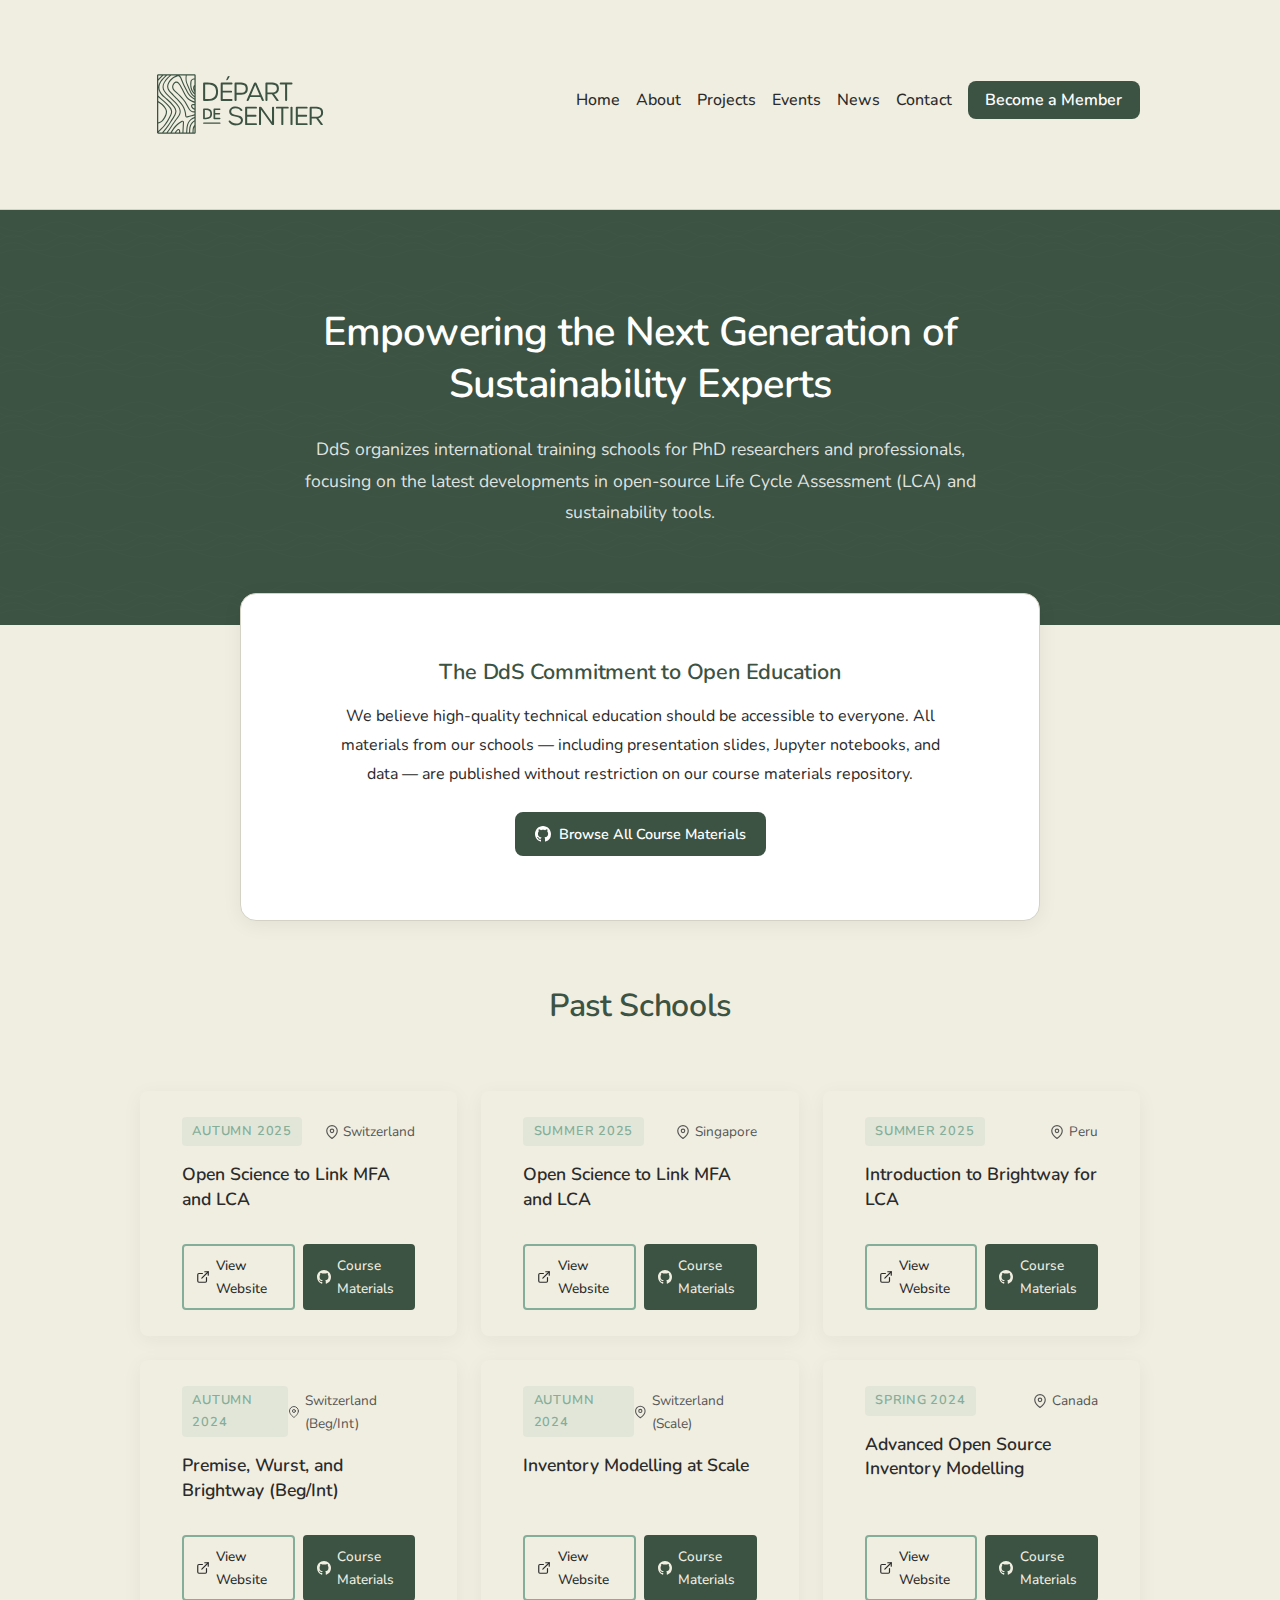
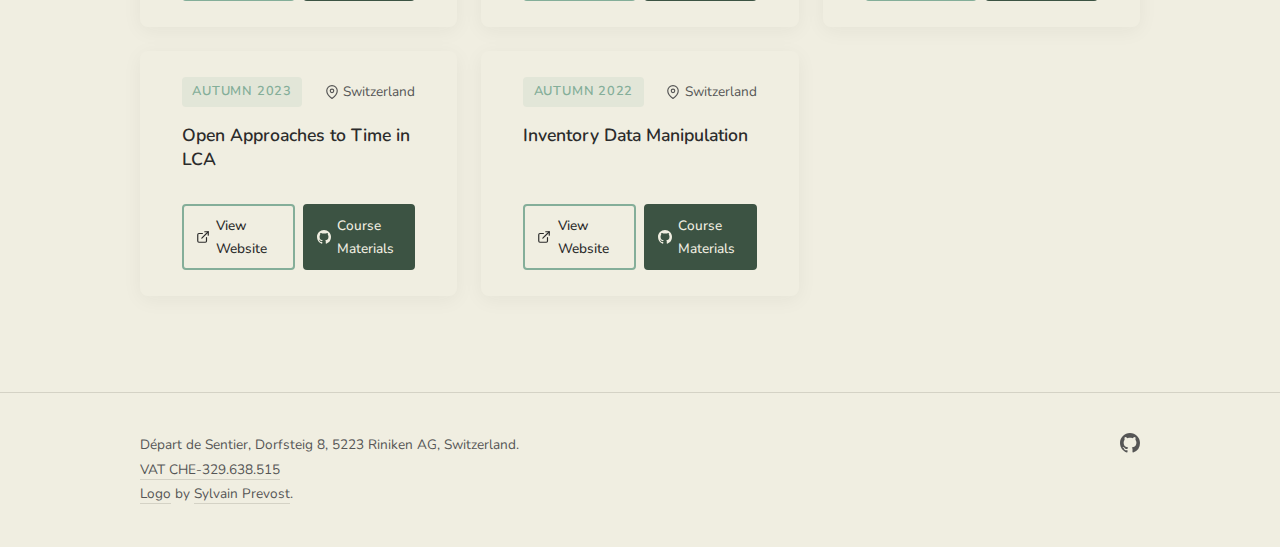
<file: schools/index.html>
<!DOCTYPE html>
<html lang="en">
<head>

  <meta charset="utf-8">
  <link rel="canonical" href="https://www.d-d-s.ch/schools/">
  <title>Schools | Départ de Sentier</title>
  <meta name="description" content="DdS organizes international training schools for PhD researchers and professionals, focusing on open-source LCA and sustainability tools.">
  <meta name="author" content="Départ de Sentier">

  <meta name="viewport" content="width=device-width, initial-scale=1.0">

  <link rel="preconnect" href="https://fonts.googleapis.com">
  <link rel="preconnect" href="https://fonts.gstatic.com" crossorigin>
  <link href="https://fonts.googleapis.com/css2?family=Inter:wght@400;500;600;700&display=swap" rel="stylesheet">

  <link rel="stylesheet" href="../assets/css/dds.css">

  <link rel="apple-touch-icon" sizes="180x180" href="../assets/images/apple-touch-icon.png">
  <link rel="icon" type="image/png" sizes="32x32" href="../assets/images/favicon-32x32.png">
  <link rel="icon" type="image/png" sizes="16x16" href="../assets/images/favicon-16x16.png">
  <link rel="manifest" href="/site.webmanifest">

</head>
<body class="schools-page">

  <!-- Navigation -->
  <nav class="site-nav">
    <div class="site-container">
      <a href="/">
        <img src="../assets/images/logos/Green Logo.svg" alt="Départ de Sentier" class="nav-logo">
      </a>
      <button class="nav-hamburger" aria-label="Open menu" aria-expanded="false" aria-controls="nav-links">
        <span></span><span></span><span></span>
      </button>
      <div class="nav-overlay"></div>
      <ul class="nav-links" id="nav-links">
        <li><a href="/">Home</a></li>
        <li class="nav-dropdown nav-dropdown-about">
          <a href="/about/" class="nav-dropdown-toggle">About</a>
          <ul class="nav-dropdown-menu">
            <li><a href="/about/#pillars-heading">Mission</a></li>
            <li><a href="/about/team.html">Team</a></li>
            <li><a href="/about/governance.html">Governance</a></li>
            <li><a href="/careers/">Careers</a></li>
          </ul>
        </li>
        <li><a href="/projects.html">Projects</a></li>
        <li class="nav-dropdown nav-dropdown-events">
          <a href="/events/" class="nav-dropdown-toggle">Events</a>
          <ul class="nav-dropdown-menu">
            <li><a href="/events/brightcon.html">Brightcon</a></li>
            <li><a href="/schools/">Schools</a></li>
          </ul>
        </li>
        <li><a href="/news/">News</a></li>
        <li><a href="/contact.html">Contact</a></li>
        <li class="nav-cta"><a href="https://events.d-d-s.ch/">Become a Member</a></li>
      </ul>
    </div>
  </nav>

  <!-- Hero -->
  <section class="schools-hero" aria-labelledby="schools-heading">
    <div class="schools-hero-pattern" aria-hidden="true"></div>
    <div class="site-container schools-hero-inner">
      <h1 id="schools-heading">Empowering the Next Generation of Sustainability Experts</h1>
      <p>DdS organizes international training schools for PhD researchers and professionals, focusing on the latest developments in open-source Life Cycle Assessment (LCA) and sustainability tools.</p>
    </div>
  </section>

  <main class="site-container">

    <!-- Resource Callout -->
    <div class="schools-callout">
      <h2>The DdS Commitment to Open Education</h2>
      <p>
        We believe high-quality technical education should be accessible to everyone.
        All materials from our schools — including presentation slides, Jupyter notebooks, and data —
        are published without restriction on our course materials repository.
      </p>
      <a href="https://github.com/Depart-de-Sentier?q=school&type=all&language=&sort=" class="btn-school-github">
        <svg xmlns="http://www.w3.org/2000/svg" width="16" height="16" viewBox="0 0 16 16" fill="currentColor" aria-hidden="true" style="vertical-align: -2px;">
          <path d="M8 0C3.58 0 0 3.58 0 8c0 3.54 2.29 6.53 5.47 7.59.4.07.55-.17.55-.38
            0-.19-.01-.82-.01-1.49-2.01.37-2.53-.49-2.69-.94-.09-.23-.48-.94-.82-1.13-.28-.15-.68-.52
            -.01-.53.63-.01 1.08.58 1.23.82.72 1.21 1.87.87 2.33.66.07-.52.28-.87.51-1.07-1.78-.2
            -3.64-.89-3.64-3.95 0-.87.31-1.59.82-2.15-.08-.2-.36-1.02.08-2.12 0 0 .67-.21 2.2.82
            .64-.18 1.32-.27 2-.27.68 0 1.36.09 2 .27 1.53-1.04 2.2-.82 2.2-.82.44 1.1.16 1.92.08
            2.12.51.56.82 1.27.82 2.15 0 3.07-1.87 3.75-3.65 3.95.29.25.54.73.54 1.48 0 1.07-.01
            1.93-.01 2.2 0 .21.15.46.55.38A8.013 8.013 0 0016 8c0-4.42-3.58-8-8-8z"/>
        </svg>
        Browse All Course Materials
      </a>
    </div>

    <!-- Past Schools -->
    <section class="schools-section" aria-labelledby="archive-heading">
      <div class="schools-section-title">
        <h2 id="archive-heading">Past Schools</h2>
      </div>

      <div class="schools-grid">

        <article class="school-card">
          <div class="school-card-header">
            <span class="school-card-date">Autumn 2025</span>
            <span class="school-card-location">
              <svg xmlns="http://www.w3.org/2000/svg" width="14" height="14" viewBox="0 0 24 24" fill="none" stroke="currentColor" stroke-width="2" stroke-linecap="round" stroke-linejoin="round" aria-hidden="true"><path d="M21 10c0 7-9 13-9 13s-9-6-9-13a9 9 0 0 1 18 0z"/><circle cx="12" cy="10" r="3"/></svg>
              Switzerland
            </span>
          </div>
          <h3>Open Science to Link MFA and LCA</h3>
          <div class="card-footer">
            <a href="nov-25/" class="card-btn card-btn-website">
              <svg xmlns="http://www.w3.org/2000/svg" width="14" height="14" viewBox="0 0 24 24" fill="none" stroke="currentColor" stroke-width="2" stroke-linecap="round" stroke-linejoin="round"><path d="M18 13v6a2 2 0 0 1-2 2H5a2 2 0 0 1-2-2V8a2 2 0 0 1 2-2h6"/><polyline points="15 3 21 3 21 9"/><line x1="10" y1="14" x2="21" y2="3"/></svg>
              View Website
            </a>
            <a href="https://github.com/Depart-de-Sentier/Schools-2025-November-Switzerland" class="card-btn card-btn-materials" target="_blank" rel="noopener noreferrer">
              <svg xmlns="http://www.w3.org/2000/svg" width="14" height="14" viewBox="0 0 16 16" fill="currentColor"><path d="M8 0C3.58 0 0 3.58 0 8c0 3.54 2.29 6.53 5.47 7.59.4.07.55-.17.55-.38 0-.19-.01-.82-.01-1.49-2.01.37-2.53-.49-2.69-.94-.09-.23-.48-.94-.82-1.13-.28-.15-.68-.52-.01-.53.63-.01 1.08.58 1.23.82.72 1.21 1.87.87 2.33.66.07-.52.28-.87.51-1.07-1.78-.2-3.64-.89-3.64-3.95 0-.87.31-1.59.82-2.15-.08-.2-.36-1.02.08-2.12 0 0 .67-.21 2.2.82.64-.18 1.32-.27 2-.27.68 0 1.36.09 2 .27 1.53-1.04 2.2-.82 2.2-.82.44 1.1.16 1.92.08 2.12.51.56.82 1.27.82 2.15 0 3.07-1.87 3.75-3.65 3.95.29.25.54.73.54 1.48 0 1.07-.01 1.93-.01 2.2 0 .21.15.46.55.38A8.013 8.013 0 0016 8c0-4.42-3.58-8-8-8z"/></svg>
              Course Materials
            </a>
          </div>
        </article>

        <article class="school-card">
          <div class="school-card-header">
            <span class="school-card-date">Summer 2025</span>
            <span class="school-card-location">
              <svg xmlns="http://www.w3.org/2000/svg" width="14" height="14" viewBox="0 0 24 24" fill="none" stroke="currentColor" stroke-width="2" stroke-linecap="round" stroke-linejoin="round" aria-hidden="true"><path d="M21 10c0 7-9 13-9 13s-9-6-9-13a9 9 0 0 1 18 0z"/><circle cx="12" cy="10" r="3"/></svg>
              Singapore
            </span>
          </div>
          <h3>Open Science to Link MFA and LCA</h3>
          <div class="card-footer">
            <a href="june-25/" class="card-btn card-btn-website">
              <svg xmlns="http://www.w3.org/2000/svg" width="14" height="14" viewBox="0 0 24 24" fill="none" stroke="currentColor" stroke-width="2" stroke-linecap="round" stroke-linejoin="round"><path d="M18 13v6a2 2 0 0 1-2 2H5a2 2 0 0 1-2-2V8a2 2 0 0 1 2-2h6"/><polyline points="15 3 21 3 21 9"/><line x1="10" y1="14" x2="21" y2="3"/></svg>
              View Website
            </a>
            <a href="https://github.com/Depart-de-Sentier/Schools-2025-June-Singapore" class="card-btn card-btn-materials" target="_blank" rel="noopener noreferrer">
              <svg xmlns="http://www.w3.org/2000/svg" width="14" height="14" viewBox="0 0 16 16" fill="currentColor"><path d="M8 0C3.58 0 0 3.58 0 8c0 3.54 2.29 6.53 5.47 7.59.4.07.55-.17.55-.38 0-.19-.01-.82-.01-1.49-2.01.37-2.53-.49-2.69-.94-.09-.23-.48-.94-.82-1.13-.28-.15-.68-.52-.01-.53.63-.01 1.08.58 1.23.82.72 1.21 1.87.87 2.33.66.07-.52.28-.87.51-1.07-1.78-.2-3.64-.89-3.64-3.95 0-.87.31-1.59.82-2.15-.08-.2-.36-1.02.08-2.12 0 0 .67-.21 2.2.82.64-.18 1.32-.27 2-.27.68 0 1.36.09 2 .27 1.53-1.04 2.2-.82 2.2-.82.44 1.1.16 1.92.08 2.12.51.56.82 1.27.82 2.15 0 3.07-1.87 3.75-3.65 3.95.29.25.54.73.54 1.48 0 1.07-.01 1.93-.01 2.2 0 .21.15.46.55.38A8.013 8.013 0 0016 8c0-4.42-3.58-8-8-8z"/></svg>
              Course Materials
            </a>
          </div>
        </article>

        <article class="school-card">
          <div class="school-card-header">
            <span class="school-card-date">Summer 2025</span>
            <span class="school-card-location">
              <svg xmlns="http://www.w3.org/2000/svg" width="14" height="14" viewBox="0 0 24 24" fill="none" stroke="currentColor" stroke-width="2" stroke-linecap="round" stroke-linejoin="round" aria-hidden="true"><path d="M21 10c0 7-9 13-9 13s-9-6-9-13a9 9 0 0 1 18 0z"/><circle cx="12" cy="10" r="3"/></svg>
              Peru
            </span>
          </div>
          <h3>Introduction to Brightway for LCA</h3>
          <div class="card-footer">
            <a href="feb-25/" class="card-btn card-btn-website">
              <svg xmlns="http://www.w3.org/2000/svg" width="14" height="14" viewBox="0 0 24 24" fill="none" stroke="currentColor" stroke-width="2" stroke-linecap="round" stroke-linejoin="round"><path d="M18 13v6a2 2 0 0 1-2 2H5a2 2 0 0 1-2-2V8a2 2 0 0 1 2-2h6"/><polyline points="15 3 21 3 21 9"/><line x1="10" y1="14" x2="21" y2="3"/></svg>
              View Website
            </a>
            <a href="https://github.com/Depart-de-Sentier/Schools-2025-February-Peru" class="card-btn card-btn-materials" target="_blank" rel="noopener noreferrer">
              <svg xmlns="http://www.w3.org/2000/svg" width="14" height="14" viewBox="0 0 16 16" fill="currentColor"><path d="M8 0C3.58 0 0 3.58 0 8c0 3.54 2.29 6.53 5.47 7.59.4.07.55-.17.55-.38 0-.19-.01-.82-.01-1.49-2.01.37-2.53-.49-2.69-.94-.09-.23-.48-.94-.82-1.13-.28-.15-.68-.52-.01-.53.63-.01 1.08.58 1.23.82.72 1.21 1.87.87 2.33.66.07-.52.28-.87.51-1.07-1.78-.2-3.64-.89-3.64-3.95 0-.87.31-1.59.82-2.15-.08-.2-.36-1.02.08-2.12 0 0 .67-.21 2.2.82.64-.18 1.32-.27 2-.27.68 0 1.36.09 2 .27 1.53-1.04 2.2-.82 2.2-.82.44 1.1.16 1.92.08 2.12.51.56.82 1.27.82 2.15 0 3.07-1.87 3.75-3.65 3.95.29.25.54.73.54 1.48 0 1.07-.01 1.93-.01 2.2 0 .21.15.46.55.38A8.013 8.013 0 0016 8c0-4.42-3.58-8-8-8z"/></svg>
              Course Materials
            </a>
          </div>
        </article>

        <article class="school-card">
          <div class="school-card-header">
            <span class="school-card-date">Autumn 2024</span>
            <span class="school-card-location">
              <svg xmlns="http://www.w3.org/2000/svg" width="14" height="14" viewBox="0 0 24 24" fill="none" stroke="currentColor" stroke-width="2" stroke-linecap="round" stroke-linejoin="round" aria-hidden="true"><path d="M21 10c0 7-9 13-9 13s-9-6-9-13a9 9 0 0 1 18 0z"/><circle cx="12" cy="10" r="3"/></svg>
              Switzerland (Beg/Int)
            </span>
          </div>
          <h3>Premise, Wurst, and Brightway (Beg/Int)</h3>
          <div class="card-footer">
            <a href="nov-24/" class="card-btn card-btn-website">
              <svg xmlns="http://www.w3.org/2000/svg" width="14" height="14" viewBox="0 0 24 24" fill="none" stroke="currentColor" stroke-width="2" stroke-linecap="round" stroke-linejoin="round"><path d="M18 13v6a2 2 0 0 1-2 2H5a2 2 0 0 1-2-2V8a2 2 0 0 1 2-2h6"/><polyline points="15 3 21 3 21 9"/><line x1="10" y1="14" x2="21" y2="3"/></svg>
              View Website
            </a>
            <a href="https://github.com/Depart-de-Sentier/autumn-school-dds-psi-2024" class="card-btn card-btn-materials" target="_blank" rel="noopener noreferrer">
              <svg xmlns="http://www.w3.org/2000/svg" width="14" height="14" viewBox="0 0 16 16" fill="currentColor"><path d="M8 0C3.58 0 0 3.58 0 8c0 3.54 2.29 6.53 5.47 7.59.4.07.55-.17.55-.38 0-.19-.01-.82-.01-1.49-2.01.37-2.53-.49-2.69-.94-.09-.23-.48-.94-.82-1.13-.28-.15-.68-.52-.01-.53.63-.01 1.08.58 1.23.82.72 1.21 1.87.87 2.33.66.07-.52.28-.87.51-1.07-1.78-.2-3.64-.89-3.64-3.95 0-.87.31-1.59.82-2.15-.08-.2-.36-1.02.08-2.12 0 0 .67-.21 2.2.82.64-.18 1.32-.27 2-.27.68 0 1.36.09 2 .27 1.53-1.04 2.2-.82 2.2-.82.44 1.1.16 1.92.08 2.12.51.56.82 1.27.82 2.15 0 3.07-1.87 3.75-3.65 3.95.29.25.54.73.54 1.48 0 1.07-.01 1.93-.01 2.2 0 .21.15.46.55.38A8.013 8.013 0 0016 8c0-4.42-3.58-8-8-8z"/></svg>
              Course Materials
            </a>
          </div>
        </article>

        <article class="school-card">
          <div class="school-card-header">
            <span class="school-card-date">Autumn 2024</span>
            <span class="school-card-location">
              <svg xmlns="http://www.w3.org/2000/svg" width="14" height="14" viewBox="0 0 24 24" fill="none" stroke="currentColor" stroke-width="2" stroke-linecap="round" stroke-linejoin="round" aria-hidden="true"><path d="M21 10c0 7-9 13-9 13s-9-6-9-13a9 9 0 0 1 18 0z"/><circle cx="12" cy="10" r="3"/></svg>
              Switzerland (Scale)
            </span>
          </div>
          <h3>Inventory Modelling at Scale</h3>
          <div class="card-footer">
            <a href="oct-24/" class="card-btn card-btn-website">
              <svg xmlns="http://www.w3.org/2000/svg" width="14" height="14" viewBox="0 0 24 24" fill="none" stroke="currentColor" stroke-width="2" stroke-linecap="round" stroke-linejoin="round"><path d="M18 13v6a2 2 0 0 1-2 2H5a2 2 0 0 1-2-2V8a2 2 0 0 1 2-2h6"/><polyline points="15 3 21 3 21 9"/><line x1="10" y1="14" x2="21" y2="3"/></svg>
              View Website
            </a>
            <a href="https://github.com/Depart-de-Sentier/Schools-2024-October-Switzerland" class="card-btn card-btn-materials" target="_blank" rel="noopener noreferrer">
              <svg xmlns="http://www.w3.org/2000/svg" width="14" height="14" viewBox="0 0 16 16" fill="currentColor"><path d="M8 0C3.58 0 0 3.58 0 8c0 3.54 2.29 6.53 5.47 7.59.4.07.55-.17.55-.38 0-.19-.01-.82-.01-1.49-2.01.37-2.53-.49-2.69-.94-.09-.23-.48-.94-.82-1.13-.28-.15-.68-.52-.01-.53.63-.01 1.08.58 1.23.82.72 1.21 1.87.87 2.33.66.07-.52.28-.87.51-1.07-1.78-.2-3.64-.89-3.64-3.95 0-.87.31-1.59.82-2.15-.08-.2-.36-1.02.08-2.12 0 0 .67-.21 2.2.82.64-.18 1.32-.27 2-.27.68 0 1.36.09 2 .27 1.53-1.04 2.2-.82 2.2-.82.44 1.1.16 1.92.08 2.12.51.56.82 1.27.82 2.15 0 3.07-1.87 3.75-3.65 3.95.29.25.54.73.54 1.48 0 1.07-.01 1.93-.01 2.2 0 .21.15.46.55.38A8.013 8.013 0 0016 8c0-4.42-3.58-8-8-8z"/></svg>
              Course Materials
            </a>
          </div>
        </article>

        <article class="school-card">
          <div class="school-card-header">
            <span class="school-card-date">Spring 2024</span>
            <span class="school-card-location">
              <svg xmlns="http://www.w3.org/2000/svg" width="14" height="14" viewBox="0 0 24 24" fill="none" stroke="currentColor" stroke-width="2" stroke-linecap="round" stroke-linejoin="round" aria-hidden="true"><path d="M21 10c0 7-9 13-9 13s-9-6-9-13a9 9 0 0 1 18 0z"/><circle cx="12" cy="10" r="3"/></svg>
              Canada
            </span>
          </div>
          <h3>Advanced Open Source Inventory Modelling</h3>
          <div class="card-footer">
            <a href="may-24/" class="card-btn card-btn-website">
              <svg xmlns="http://www.w3.org/2000/svg" width="14" height="14" viewBox="0 0 24 24" fill="none" stroke="currentColor" stroke-width="2" stroke-linecap="round" stroke-linejoin="round"><path d="M18 13v6a2 2 0 0 1-2 2H5a2 2 0 0 1-2-2V8a2 2 0 0 1 2-2h6"/><polyline points="15 3 21 3 21 9"/><line x1="10" y1="14" x2="21" y2="3"/></svg>
              View Website
            </a>
            <a href="https://github.com/Depart-de-Sentier/Schools-2024-May-Quebec" class="card-btn card-btn-materials" target="_blank" rel="noopener noreferrer">
              <svg xmlns="http://www.w3.org/2000/svg" width="14" height="14" viewBox="0 0 16 16" fill="currentColor"><path d="M8 0C3.58 0 0 3.58 0 8c0 3.54 2.29 6.53 5.47 7.59.4.07.55-.17.55-.38 0-.19-.01-.82-.01-1.49-2.01.37-2.53-.49-2.69-.94-.09-.23-.48-.94-.82-1.13-.28-.15-.68-.52-.01-.53.63-.01 1.08.58 1.23.82.72 1.21 1.87.87 2.33.66.07-.52.28-.87.51-1.07-1.78-.2-3.64-.89-3.64-3.95 0-.87.31-1.59.82-2.15-.08-.2-.36-1.02.08-2.12 0 0 .67-.21 2.2.82.64-.18 1.32-.27 2-.27.68 0 1.36.09 2 .27 1.53-1.04 2.2-.82 2.2-.82.44 1.1.16 1.92.08 2.12.51.56.82 1.27.82 2.15 0 3.07-1.87 3.75-3.65 3.95.29.25.54.73.54 1.48 0 1.07-.01 1.93-.01 2.2 0 .21.15.46.55.38A8.013 8.013 0 0016 8c0-4.42-3.58-8-8-8z"/></svg>
              Course Materials
            </a>
          </div>
        </article>

        <article class="school-card">
          <div class="school-card-header">
            <span class="school-card-date">Autumn 2023</span>
            <span class="school-card-location">
              <svg xmlns="http://www.w3.org/2000/svg" width="14" height="14" viewBox="0 0 24 24" fill="none" stroke="currentColor" stroke-width="2" stroke-linecap="round" stroke-linejoin="round" aria-hidden="true"><path d="M21 10c0 7-9 13-9 13s-9-6-9-13a9 9 0 0 1 18 0z"/><circle cx="12" cy="10" r="3"/></svg>
              Switzerland
            </span>
          </div>
          <h3>Open Approaches to Time in LCA</h3>
          <div class="card-footer">
            <a href="fall-23/" class="card-btn card-btn-website">
              <svg xmlns="http://www.w3.org/2000/svg" width="14" height="14" viewBox="0 0 24 24" fill="none" stroke="currentColor" stroke-width="2" stroke-linecap="round" stroke-linejoin="round"><path d="M18 13v6a2 2 0 0 1-2 2H5a2 2 0 0 1-2-2V8a2 2 0 0 1 2-2h6"/><polyline points="15 3 21 3 21 9"/><line x1="10" y1="14" x2="21" y2="3"/></svg>
              View Website
            </a>
            <a href="https://github.com/Depart-de-Sentier/autumn_school_2023" class="card-btn card-btn-materials" target="_blank" rel="noopener noreferrer">
              <svg xmlns="http://www.w3.org/2000/svg" width="14" height="14" viewBox="0 0 16 16" fill="currentColor"><path d="M8 0C3.58 0 0 3.58 0 8c0 3.54 2.29 6.53 5.47 7.59.4.07.55-.17.55-.38 0-.19-.01-.82-.01-1.49-2.01.37-2.53-.49-2.69-.94-.09-.23-.48-.94-.82-1.13-.28-.15-.68-.52-.01-.53.63-.01 1.08.58 1.23.82.72 1.21 1.87.87 2.33.66.07-.52.28-.87.51-1.07-1.78-.2-3.64-.89-3.64-3.95 0-.87.31-1.59.82-2.15-.08-.2-.36-1.02.08-2.12 0 0 .67-.21 2.2.82.64-.18 1.32-.27 2-.27.68 0 1.36.09 2 .27 1.53-1.04 2.2-.82 2.2-.82.44 1.1.16 1.92.08 2.12.51.56.82 1.27.82 2.15 0 3.07-1.87 3.75-3.65 3.95.29.25.54.73.54 1.48 0 1.07-.01 1.93-.01 2.2 0 .21.15.46.55.38A8.013 8.013 0 0016 8c0-4.42-3.58-8-8-8z"/></svg>
              Course Materials
            </a>
          </div>
        </article>

        <article class="school-card">
          <div class="school-card-header">
            <span class="school-card-date">Autumn 2022</span>
            <span class="school-card-location">
              <svg xmlns="http://www.w3.org/2000/svg" width="14" height="14" viewBox="0 0 24 24" fill="none" stroke="currentColor" stroke-width="2" stroke-linecap="round" stroke-linejoin="round" aria-hidden="true"><path d="M21 10c0 7-9 13-9 13s-9-6-9-13a9 9 0 0 1 18 0z"/><circle cx="12" cy="10" r="3"/></svg>
              Switzerland
            </span>
          </div>
          <h3>Inventory Data Manipulation</h3>
          <div class="card-footer">
            <a href="https://github.com/Depart-de-Sentier/Schools-2022-October-Switzerland" class="card-btn card-btn-website" target="_blank" rel="noopener noreferrer">
              <svg xmlns="http://www.w3.org/2000/svg" width="14" height="14" viewBox="0 0 24 24" fill="none" stroke="currentColor" stroke-width="2" stroke-linecap="round" stroke-linejoin="round"><path d="M18 13v6a2 2 0 0 1-2 2H5a2 2 0 0 1-2-2V8a2 2 0 0 1 2-2h6"/><polyline points="15 3 21 3 21 9"/><line x1="10" y1="14" x2="21" y2="3"/></svg>
              View Website
            </a>
            <a href="https://github.com/Depart-de-Sentier/Schools-2022-October-Switzerland" class="card-btn card-btn-materials" target="_blank" rel="noopener noreferrer">
              <svg xmlns="http://www.w3.org/2000/svg" width="14" height="14" viewBox="0 0 16 16" fill="currentColor"><path d="M8 0C3.58 0 0 3.58 0 8c0 3.54 2.29 6.53 5.47 7.59.4.07.55-.17.55-.38 0-.19-.01-.82-.01-1.49-2.01.37-2.53-.49-2.69-.94-.09-.23-.48-.94-.82-1.13-.28-.15-.68-.52-.01-.53.63-.01 1.08.58 1.23.82.72 1.21 1.87.87 2.33.66.07-.52.28-.87.51-1.07-1.78-.2-3.64-.89-3.64-3.95 0-.87.31-1.59.82-2.15-.08-.2-.36-1.02.08-2.12 0 0 .67-.21 2.2.82.64-.18 1.32-.27 2-.27.68 0 1.36.09 2 .27 1.53-1.04 2.2-.82 2.2-.82.44 1.1.16 1.92.08 2.12.51.56.82 1.27.82 2.15 0 3.07-1.87 3.75-3.65 3.95.29.25.54.73.54 1.48 0 1.07-.01 1.93-.01 2.2 0 .21.15.46.55.38A8.013 8.013 0 0016 8c0-4.42-3.58-8-8-8z"/></svg>
              Course Materials
            </a>
          </div>
        </article>

      </div>
    </section>

  </main>

  <!-- Footer -->
  <footer class="site-footer">
    <div class="site-container">
      <div class="footer-content">
        <div class="footer-info">
          Départ de Sentier, Dorfsteig 8, 5223 Riniken AG, Switzerland.<br>
          <a href="https://www.zefix.ch/en/search/entity/list/firm/1550430">VAT CHE-329.638.515</a><br>
          <a href="https://github.com/Depart-de-Sentier/dds-logo">Logo</a> by <a href="https://proov.fr/">Sylvain Prevost</a>.
        </div>
        <ul class="footer-links">
          <li><a href="https://github.com/Depart-de-Sentier" class="footer-github" aria-label="GitHub" target="_blank" rel="noopener noreferrer"><svg xmlns="http://www.w3.org/2000/svg" width="20" height="20" viewBox="0 0 16 16" fill="currentColor" aria-hidden="true"><path d="M8 0C3.58 0 0 3.58 0 8c0 3.54 2.29 6.53 5.47 7.59.4.07.55-.17.55-.38 0-.19-.01-.82-.01-1.49-2.01.37-2.53-.49-2.69-.94-.09-.23-.48-.94-.82-1.13-.28-.15-.68-.52-.01-.53.63-.01 1.08.58 1.23.82.72 1.21 1.87.87 2.33.66.07-.52.28-.87.51-1.07-1.78-.2-3.64-.89-3.64-3.95 0-.87.31-1.59.82-2.15-.08-.2-.36-1.02.08-2.12 0 0 .67-.21 2.2.82.64-.18 1.32-.27 2-.27.68 0 1.36.09 2 .27 1.53-1.04 2.2-.82 2.2-.82.44 1.1.16 1.92.08 2.12.51.56.82 1.27.82 2.15 0 3.07-1.87 3.75-3.65 3.95.29.25.54.73.54 1.48 0 1.07-.01 1.93-.01 2.2 0 .21.15.46.55.38A8.013 8.013 0 0016 8c0-4.42-3.58-8-8-8z"/></svg></a></li>
        </ul>
      </div>
    </div>
  </footer>

  <script src="../assets/js/script.js" defer></script>
</body>
</html>
</file>
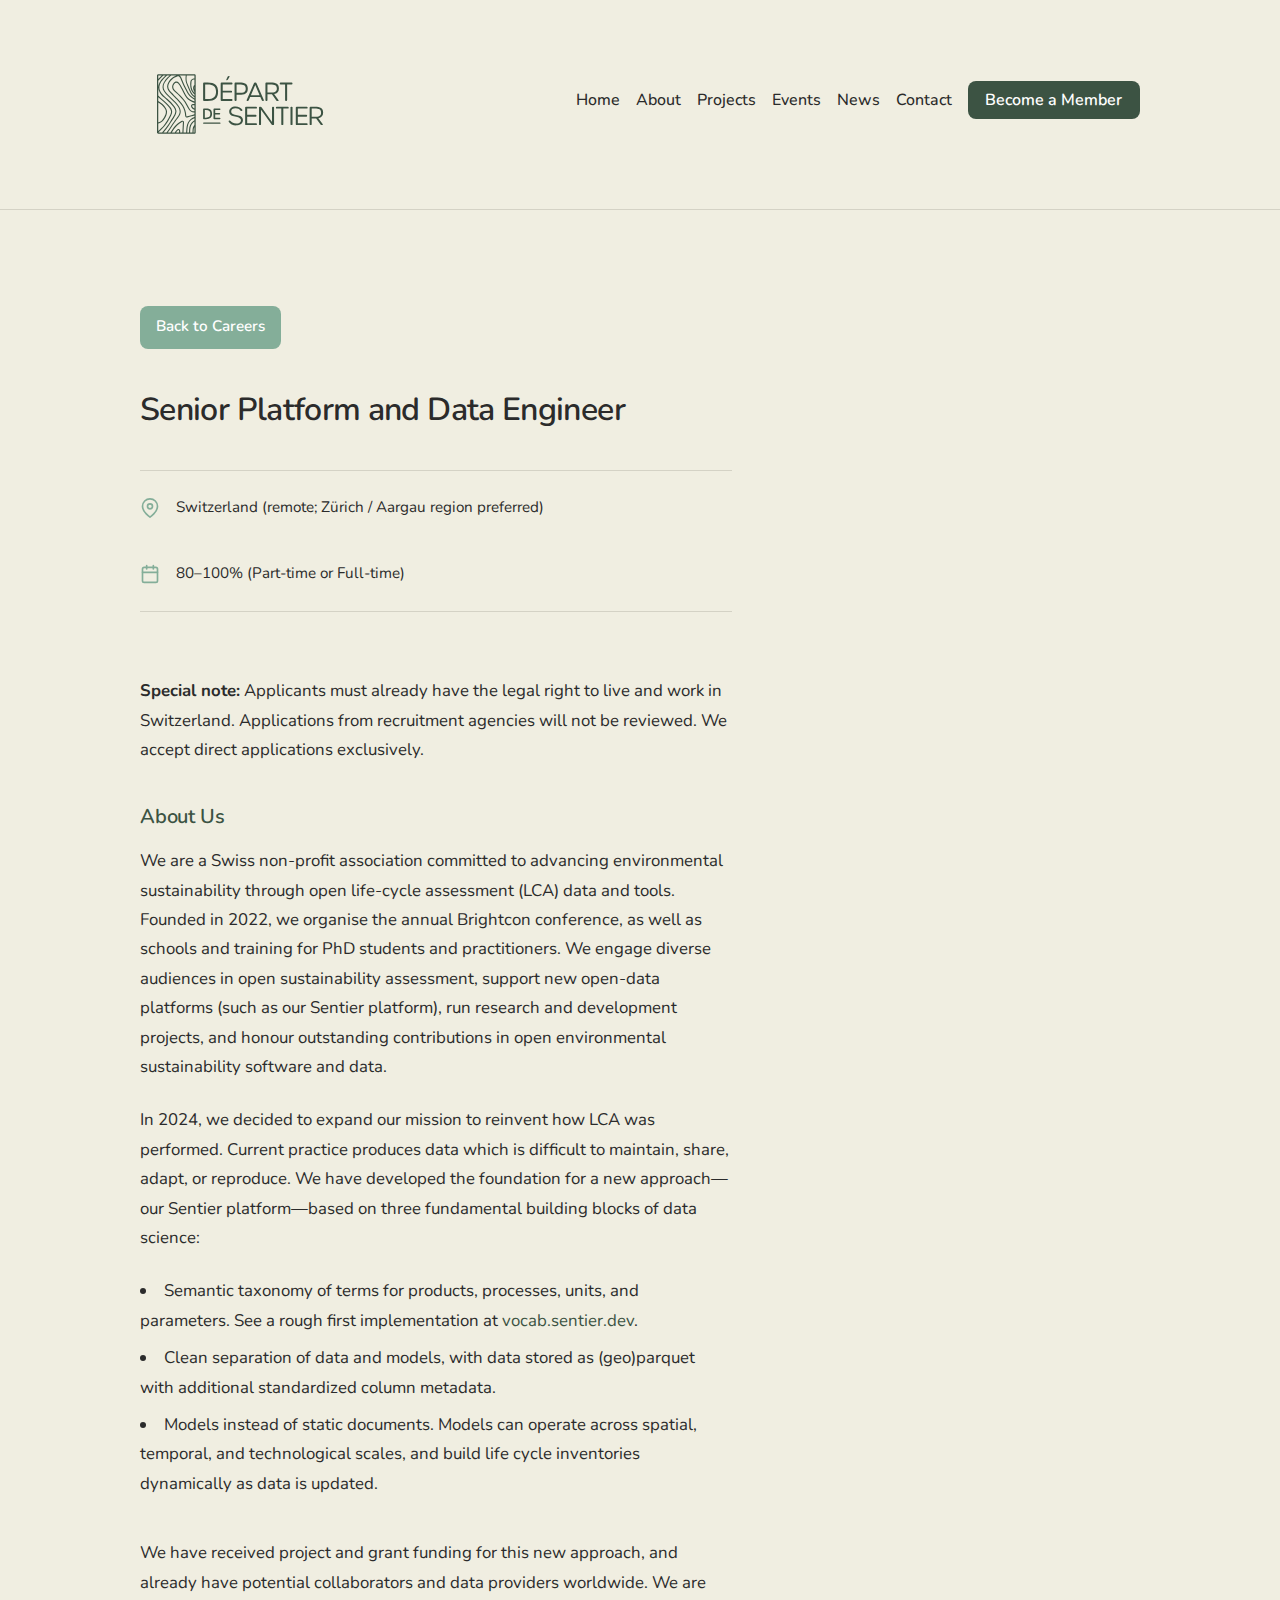
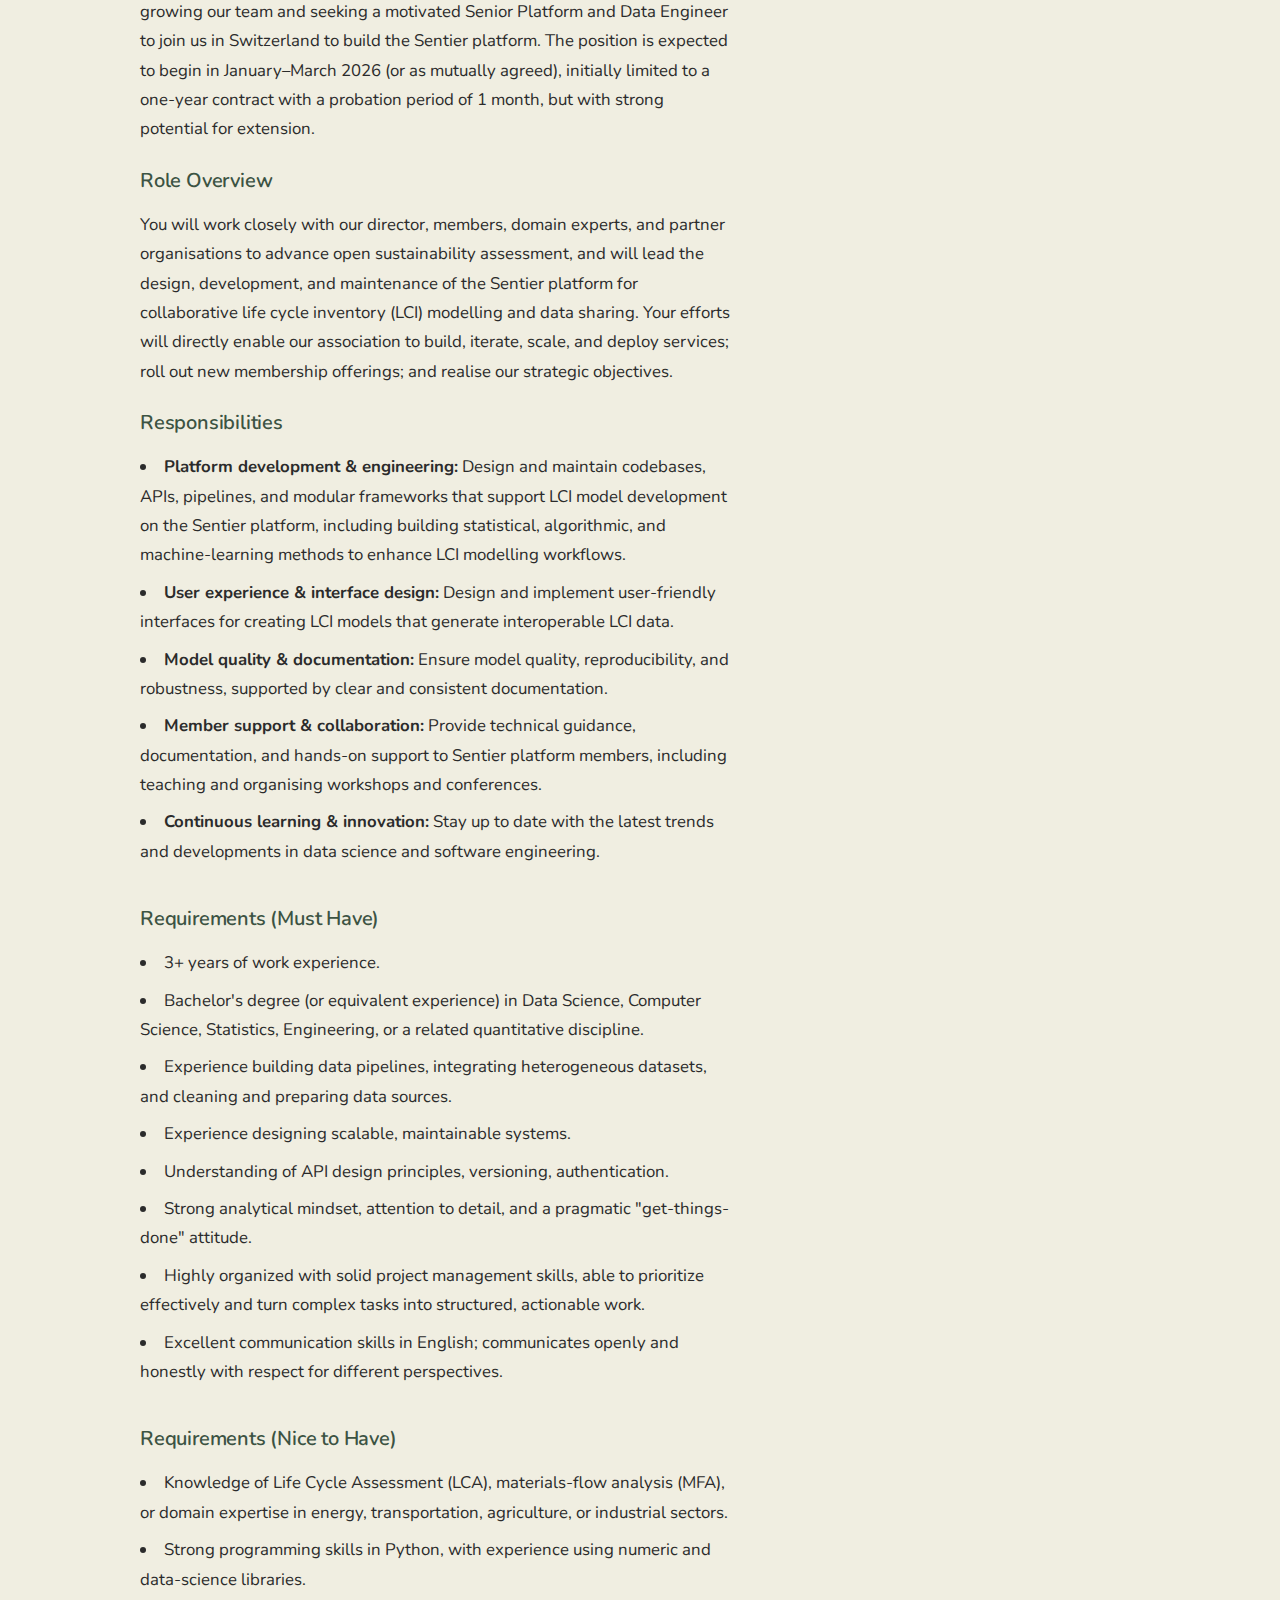
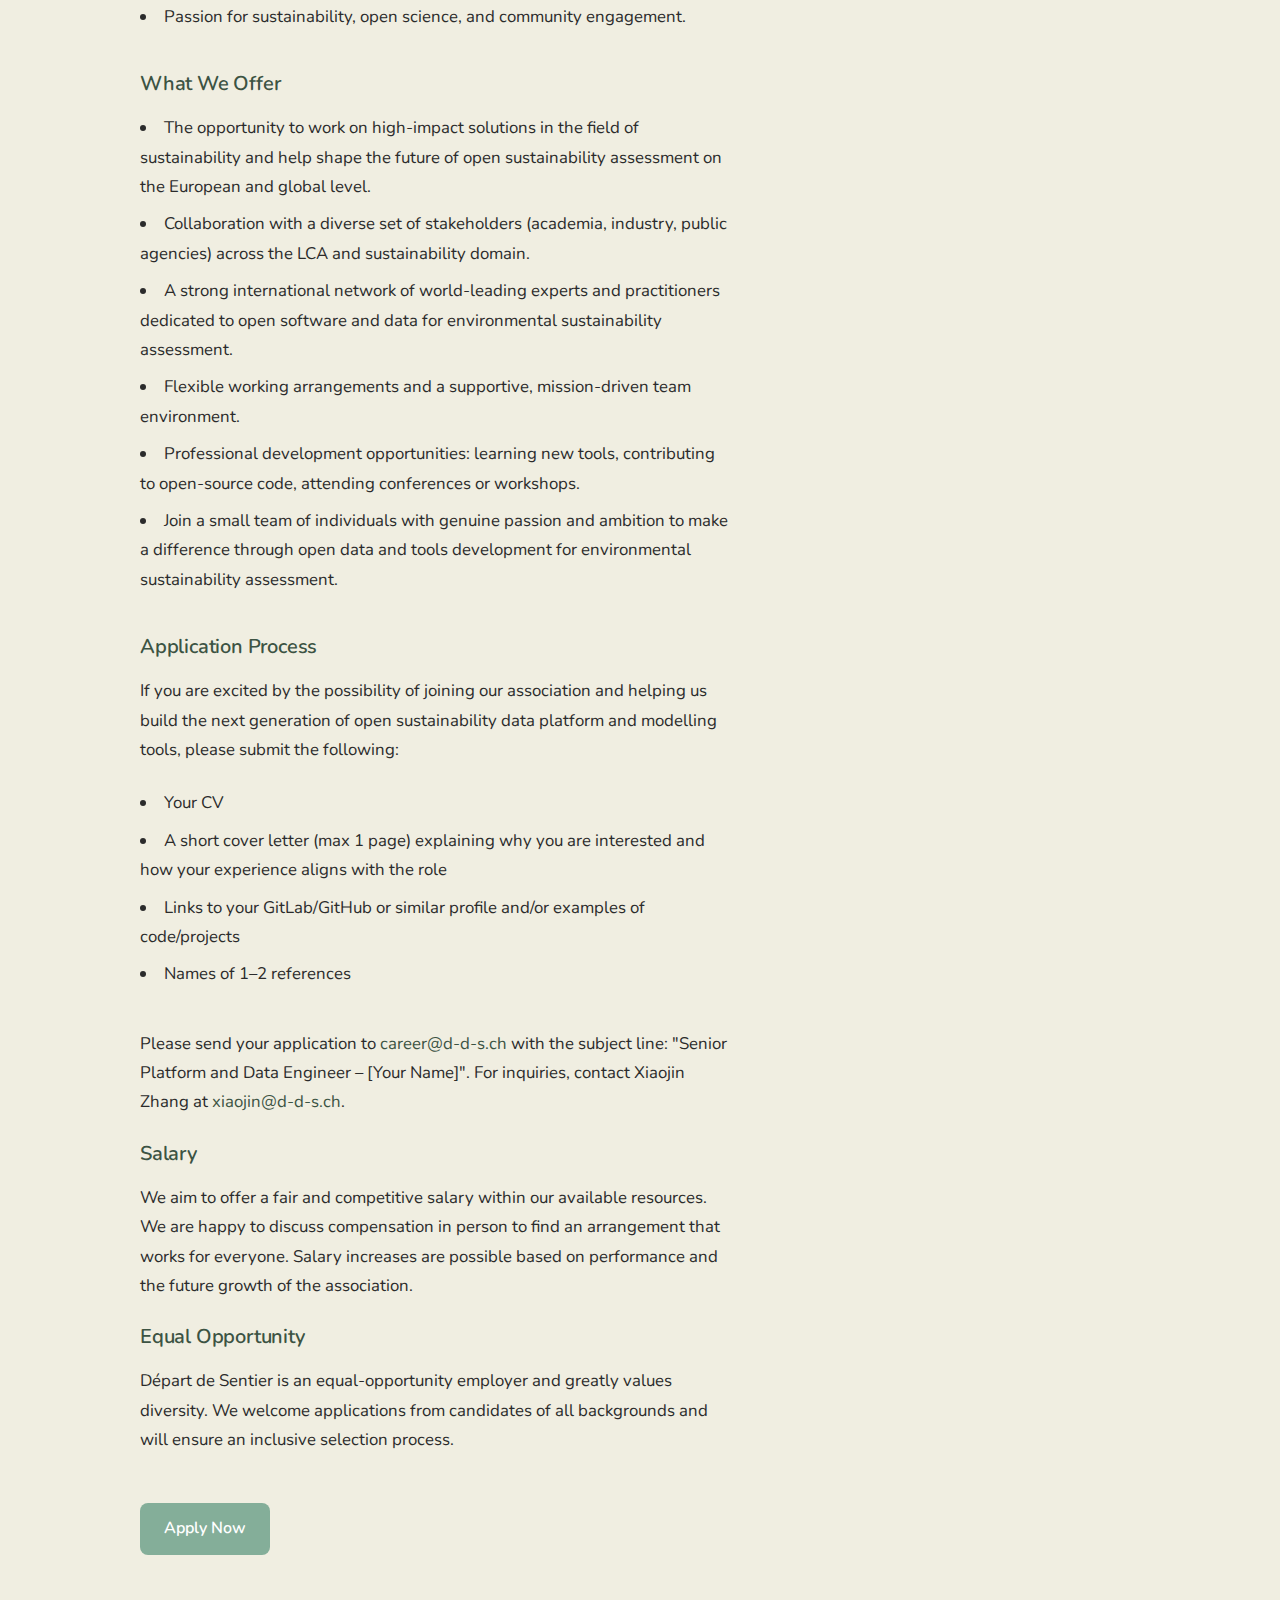
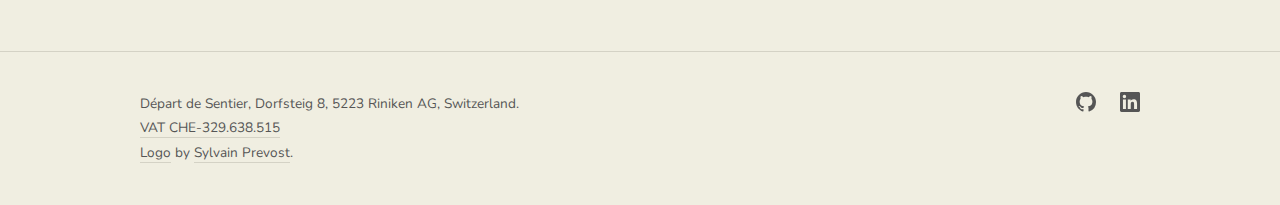
<file: careers/senior-engineer/index.html>
<!DOCTYPE html>
<html lang="en">
<head>
  <meta charset="utf-8">
  <link rel="canonical" href="https://www.d-d-s.ch/careers/">
  <title>Senior Platform and Data Engineer | Départ de Sentier</title>
  <meta name="description" content="Départ de Sentier is seeking a Senior Platform and Data Engineer to evolve our Sentier platform and bridge the gap between complex LCI data and scalable infrastructure.">
  <meta name="author" content="Départ de Sentier">
  <meta name="viewport" content="width=device-width, initial-scale=1.0">

  <link rel="preconnect" href="https://fonts.googleapis.com">
  <link rel="preconnect" href="https://fonts.gstatic.com" crossorigin>
  <link href="https://fonts.googleapis.com/css2?family=Inter:wght@400;500;600;700&display=swap" rel="stylesheet">
  <link rel="stylesheet" href="../../assets/css/dds.css">

  <link rel="apple-touch-icon" sizes="180x180" href="../../assets/images/apple-touch-icon.png">
  <link rel="icon" type="image/png" sizes="32x32" href="../../assets/images/favicon-32x32.png">
  <link rel="icon" type="image/png" sizes="16x16" href="../../assets/images/favicon-16x16.png">
  <link rel="manifest" href="/site.webmanifest">
</head>
<body class="news-article-page">

  <nav class="site-nav">
    <div class="site-container">
      <a href="/">
        <img src="../../assets/images/logos/Green Logo.svg" alt="Départ de Sentier" class="nav-logo">
      </a>
      <button class="nav-hamburger" aria-label="Open menu" aria-expanded="false" aria-controls="nav-links">
        <span></span><span></span><span></span>
      </button>
      <div class="nav-overlay"></div>
      <ul class="nav-links" id="nav-links">
        <li><a href="/">Home</a></li>
        <li class="nav-dropdown nav-dropdown-about">
          <a href="/about/" class="nav-dropdown-toggle">About</a>
          <ul class="nav-dropdown-menu">
            <li><a href="/about/#pillars-heading">Mission</a></li>
            <li><a href="/about/team.html">Team</a></li>
            <li><a href="/about/governance.html">Governance</a></li>
            <li><a href="/careers/">Careers</a></li>
          </ul>
        </li>
        <li><a href="/projects.html">Projects</a></li>
        <li class="nav-dropdown nav-dropdown-events">
          <a href="/events/" class="nav-dropdown-toggle">Events</a>
          <ul class="nav-dropdown-menu">
            <li><a href="/events/brightcon.html">Brightcon</a></li>
            <li><a href="/schools/">Schools</a></li>
          </ul>
        </li>
        <li><a href="/news/">News</a></li>
        <li><a href="/contact.html">Contact</a></li>
        <li class="nav-cta"><a href="https://events.d-d-s.ch/">Become a Member</a></li>
      </ul>
    </div>
  </nav>

  <main class="career-article-main">
    <div class="site-container">
      <a href="../" class="btn-back-to-news">Back to Careers</a>
      <h1 class="news-article-title">Senior Platform and Data Engineer</h1>

      <div class="job-meta">
        <div class="job-meta-item">
          <span class="job-meta-icon" aria-hidden="true">
            <svg xmlns="http://www.w3.org/2000/svg" width="20" height="20" viewBox="0 0 24 24" fill="none" stroke="currentColor" stroke-width="2" stroke-linecap="round" stroke-linejoin="round"><path d="M21 10c0 7-9 13-9 13s-9-6-9-13a9 9 0 0 1 18 0z"/><circle cx="12" cy="10" r="3"/></svg>
          </span>
          <span>Switzerland (remote; Zürich / Aargau region preferred)</span>
        </div>
        <div class="job-meta-item">
          <span class="job-meta-icon" aria-hidden="true">
            <svg xmlns="http://www.w3.org/2000/svg" width="20" height="20" viewBox="0 0 24 24" fill="none" stroke="currentColor" stroke-width="2" stroke-linecap="round" stroke-linejoin="round"><rect x="3" y="4" width="18" height="18" rx="2" ry="2"/><line x1="16" y1="2" x2="16" y2="6"/><line x1="8" y1="2" x2="8" y2="6"/><line x1="3" y1="10" x2="21" y2="10"/></svg>
          </span>
          <span>80–100% (Part-time or Full-time)</span>
        </div>
      </div>

      <p class="news-article-text"><strong>Special note:</strong> Applicants must already have the legal right to live and work in Switzerland. Applications from recruitment agencies will not be reviewed. We accept direct applications exclusively.</p>

      <section class="job-description">
        <h2 class="job-section-heading">About Us</h2>
        <p class="news-article-text">We are a Swiss non-profit association committed to advancing environmental sustainability through open life-cycle assessment (LCA) data and tools. Founded in 2022, we organise the annual Brightcon conference, as well as schools and training for PhD students and practitioners. We engage diverse audiences in open sustainability assessment, support new open-data platforms (such as our Sentier platform), run research and development projects, and honour outstanding contributions in open environmental sustainability software and data.</p>
        <p class="news-article-text">In 2024, we decided to expand our mission to reinvent how LCA was performed. Current practice produces data which is difficult to maintain, share, adapt, or reproduce. We have developed the foundation for a new approach—our Sentier platform—based on three fundamental building blocks of data science:</p>
        <ul class="job-list">
          <li>Semantic taxonomy of terms for products, processes, units, and parameters. See a rough first implementation at <a href="https://vocab.sentier.dev" target="_blank" rel="noopener noreferrer">vocab.sentier.dev</a>.</li>
          <li>Clean separation of data and models, with data stored as (geo)parquet with additional standardized column metadata.</li>
          <li>Models instead of static documents. Models can operate across spatial, temporal, and technological scales, and build life cycle inventories dynamically as data is updated.</li>
        </ul>
        <p class="news-article-text">We have received project and grant funding for this new approach, and already have potential collaborators and data providers worldwide. We are growing our team and seeking a motivated Senior Platform and Data Engineer to join us in Switzerland to build the Sentier platform. The position is expected to begin in January–March 2026 (or as mutually agreed), initially limited to a one-year contract with a probation period of 1 month, but with strong potential for extension.</p>

        <h2 class="job-section-heading">Role Overview</h2>
        <p class="news-article-text">You will work closely with our director, members, domain experts, and partner organisations to advance open sustainability assessment, and will lead the design, development, and maintenance of the Sentier platform for collaborative life cycle inventory (LCI) modelling and data sharing. Your efforts will directly enable our association to build, iterate, scale, and deploy services; roll out new membership offerings; and realise our strategic objectives.</p>

        <h2 class="job-section-heading">Responsibilities</h2>
        <ul class="job-list">
          <li><strong>Platform development &amp; engineering:</strong> Design and maintain codebases, APIs, pipelines, and modular frameworks that support LCI model development on the Sentier platform, including building statistical, algorithmic, and machine-learning methods to enhance LCI modelling workflows.</li>
          <li><strong>User experience &amp; interface design:</strong> Design and implement user-friendly interfaces for creating LCI models that generate interoperable LCI data.</li>
          <li><strong>Model quality &amp; documentation:</strong> Ensure model quality, reproducibility, and robustness, supported by clear and consistent documentation.</li>
          <li><strong>Member support &amp; collaboration:</strong> Provide technical guidance, documentation, and hands-on support to Sentier platform members, including teaching and organising workshops and conferences.</li>
          <li><strong>Continuous learning &amp; innovation:</strong> Stay up to date with the latest trends and developments in data science and software engineering.</li>
        </ul>

        <h2 class="job-section-heading">Requirements (Must Have)</h2>
        <ul class="job-list">
          <li>3+ years of work experience.</li>
          <li>Bachelor's degree (or equivalent experience) in Data Science, Computer Science, Statistics, Engineering, or a related quantitative discipline.</li>
          <li>Experience building data pipelines, integrating heterogeneous datasets, and cleaning and preparing data sources.</li>
          <li>Experience designing scalable, maintainable systems.</li>
          <li>Understanding of API design principles, versioning, authentication.</li>
          <li>Strong analytical mindset, attention to detail, and a pragmatic "get-things-done" attitude.</li>
          <li>Highly organized with solid project management skills, able to prioritize effectively and turn complex tasks into structured, actionable work.</li>
          <li>Excellent communication skills in English; communicates openly and honestly with respect for different perspectives.</li>
        </ul>

        <h2 class="job-section-heading">Requirements (Nice to Have)</h2>
        <ul class="job-list">
          <li>Knowledge of Life Cycle Assessment (LCA), materials-flow analysis (MFA), or domain expertise in energy, transportation, agriculture, or industrial sectors.</li>
          <li>Strong programming skills in Python, with experience using numeric and data-science libraries.</li>
          <li>Passion for sustainability, open science, and community engagement.</li>
        </ul>

        <h2 class="job-section-heading">What We Offer</h2>
        <ul class="job-list">
          <li>The opportunity to work on high-impact solutions in the field of sustainability and help shape the future of open sustainability assessment on the European and global level.</li>
          <li>Collaboration with a diverse set of stakeholders (academia, industry, public agencies) across the LCA and sustainability domain.</li>
          <li>A strong international network of world-leading experts and practitioners dedicated to open software and data for environmental sustainability assessment.</li>
          <li>Flexible working arrangements and a supportive, mission-driven team environment.</li>
          <li>Professional development opportunities: learning new tools, contributing to open-source code, attending conferences or workshops.</li>
          <li>Join a small team of individuals with genuine passion and ambition to make a difference through open data and tools development for environmental sustainability assessment.</li>
        </ul>

        <h2 class="job-section-heading">Application Process</h2>
        <p class="news-article-text">If you are excited by the possibility of joining our association and helping us build the next generation of open sustainability data platform and modelling tools, please submit the following:</p>
        <ul class="job-list">
          <li>Your CV</li>
          <li>A short cover letter (max 1 page) explaining why you are interested and how your experience aligns with the role</li>
          <li>Links to your GitLab/GitHub or similar profile and/or examples of code/projects</li>
          <li>Names of 1–2 references</li>
        </ul>
        <p class="news-article-text">Please send your application to <a href="mailto:career@d-d-s.ch">career@d-d-s.ch</a> with the subject line: "Senior Platform and Data Engineer – [Your Name]". For inquiries, contact Xiaojin Zhang at <a href="mailto:xiaojin@d-d-s.ch">xiaojin@d-d-s.ch</a>.</p>

        <h2 class="job-section-heading">Salary</h2>
        <p class="news-article-text">We aim to offer a fair and competitive salary within our available resources. We are happy to discuss compensation in person to find an arrangement that works for everyone. Salary increases are possible based on performance and the future growth of the association.</p>

        <h2 class="job-section-heading">Equal Opportunity</h2>
        <p class="news-article-text">Départ de Sentier is an equal-opportunity employer and greatly values diversity. We welcome applications from candidates of all backgrounds and will ensure an inclusive selection process.</p>

        <a href="mailto:career@d-d-s.ch?subject=Application%3A%20Senior%20Platform%20and%20Data%20Engineer" class="btn-apply">Apply Now</a>
      </section>
    </div>
  </main>

  <footer class="site-footer">
    <div class="site-container">
      <div class="footer-content">
        <div class="footer-info">
          Départ de Sentier, Dorfsteig 8, 5223 Riniken AG, Switzerland.<br>
          <a href="https://www.zefix.ch/en/search/entity/list/firm/1550430">VAT CHE-329.638.515</a><br>
          <a href="https://github.com/Depart-de-Sentier/dds-logo">Logo</a> by <a href="https://proov.fr/">Sylvain Prevost</a>.
        </div>
        <ul class="footer-links">
          <li><a href="https://github.com/Depart-de-Sentier" class="footer-github" aria-label="GitHub" target="_blank" rel="noopener noreferrer"><svg xmlns="http://www.w3.org/2000/svg" width="20" height="20" viewBox="0 0 16 16" fill="currentColor" aria-hidden="true"><path d="M8 0C3.58 0 0 3.58 0 8c0 3.54 2.29 6.53 5.47 7.59.4.07.55-.17.55-.38 0-.19-.01-.82-.01-1.49-2.01.37-2.53-.49-2.69-.94-.09-.23-.48-.94-.82-1.13-.28-.15-.68-.52-.01-.53.63-.01 1.08.58 1.23.82.72 1.21 1.87.87 2.33.66.07-.52.28-.87.51-1.07-1.78-.2-3.64-.89-3.64-3.95 0-.87.31-1.59.82-2.15-.08-.2-.36-1.02.08-2.12 0 0 .67-.21 2.2.82.64-.18 1.32-.27 2-.27.68 0 1.36.09 2 .27 1.53-1.04 2.2-.82 2.2-.82.44 1.1.16 1.92.08 2.12.51.56.82 1.27.82 2.15 0 3.07-1.87 3.75-3.65 3.95.29.25.54.73.54 1.48 0 1.07-.01 1.93-.01 2.2 0 .21.15.46.55.38A8.013 8.013 0 0016 8c0-4.42-3.58-8-8-8z"/></svg></a></li>
          <li><a href="https://www.linkedin.com/company/d%C3%A9part-de-sentier/" class="footer-linkedin" aria-label="LinkedIn" target="_blank" rel="noopener noreferrer"><svg xmlns="http://www.w3.org/2000/svg" width="20" height="20" viewBox="0 0 24 24" fill="currentColor" aria-hidden="true"><path d="M20.447 20.452h-3.554v-5.569c0-1.328-.027-3.037-1.852-3.037-1.853 0-2.136 1.445-2.136 2.939v5.667H9.351V9h3.414v1.561h.046c.477-.9 1.637-1.85 3.37-1.85 3.601 0 4.267 2.37 4.267 5.455v6.286zM5.337 7.433a2.062 2.062 0 0 1-2.063-2.065 2.064 2.064 0 1 1 2.063 2.065zm1.782 13.019H3.555V9h3.564v11.452zM22.225 0H1.771C.792 0 0 .774 0 1.729v20.542C0 23.227.792 24 1.771 24h20.451C23.2 24 24 23.227 24 22.271V1.729C24 .774 23.2 0 22.222 0h.003z"/></svg></a></li>
        </ul>
      </div>
    </div>
  </footer>

  <script src="../../assets/js/script.js" defer></script>
</body>
</html>
</file>
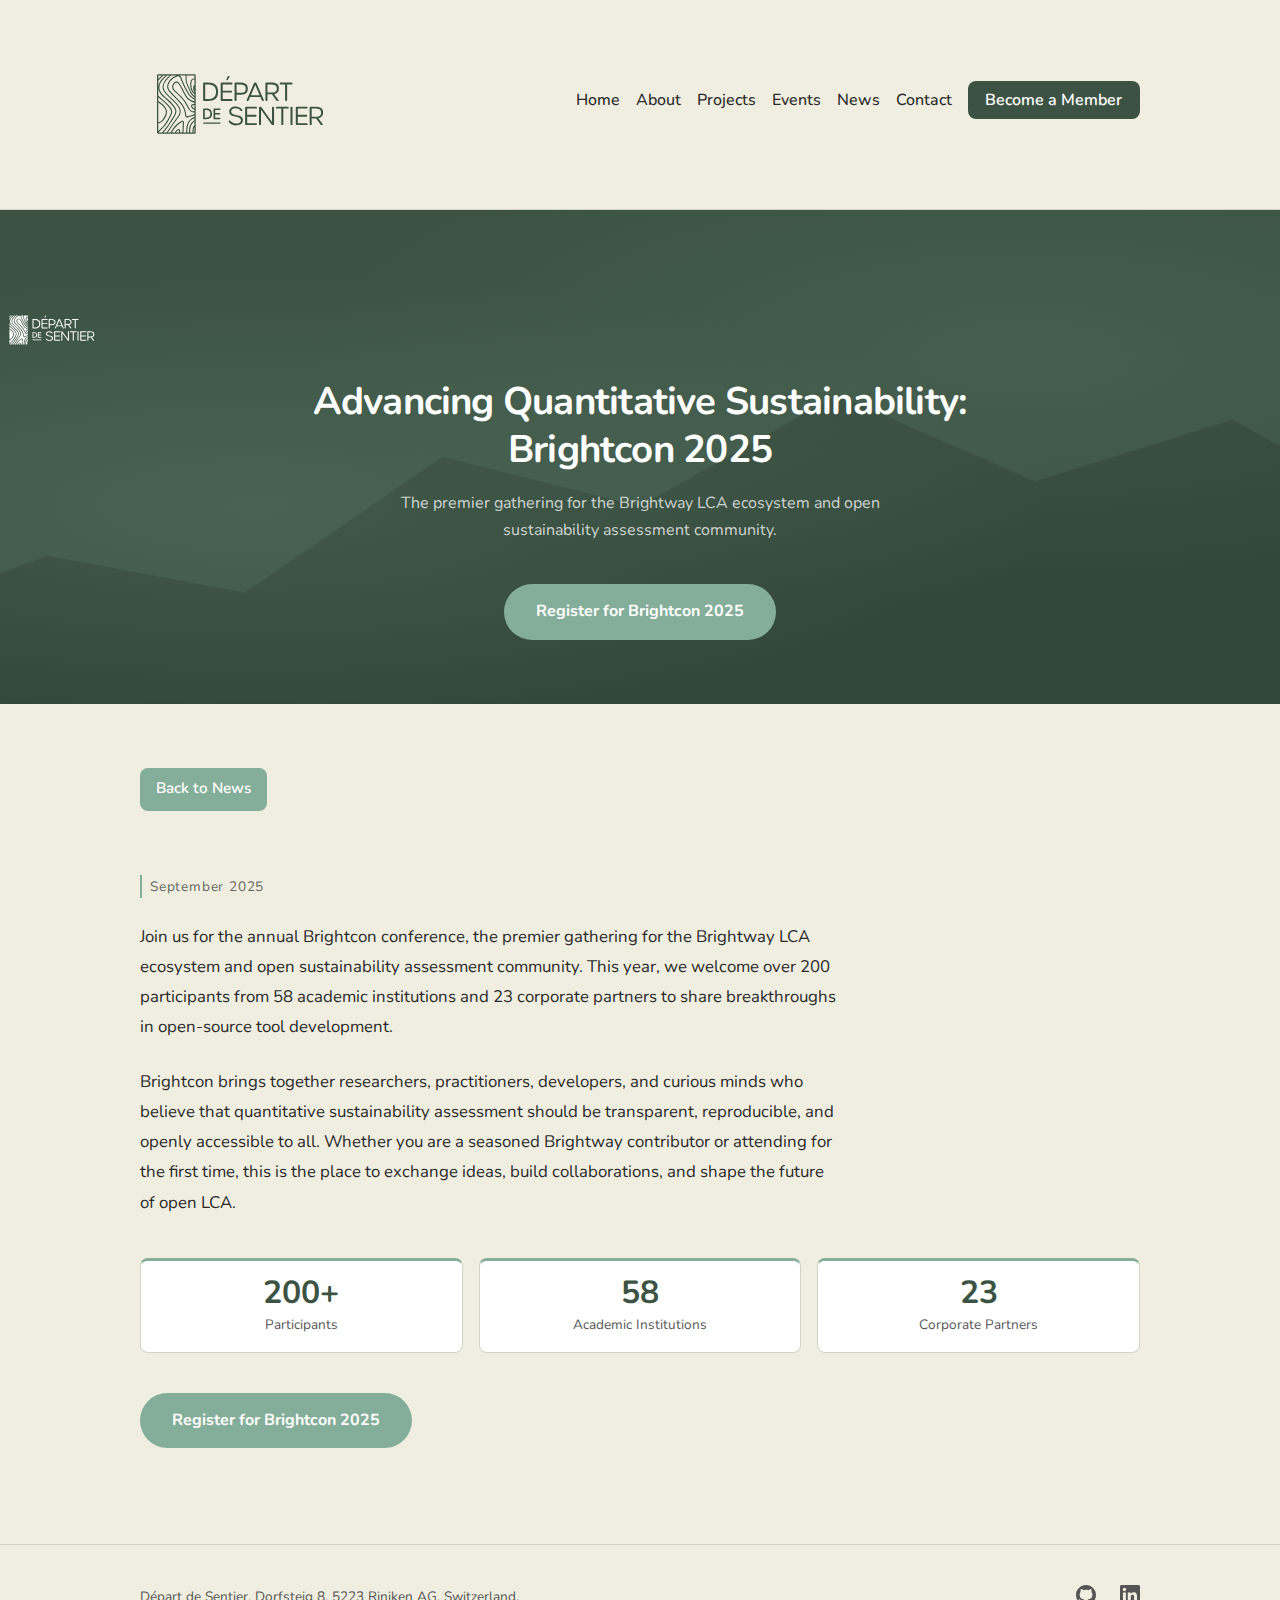
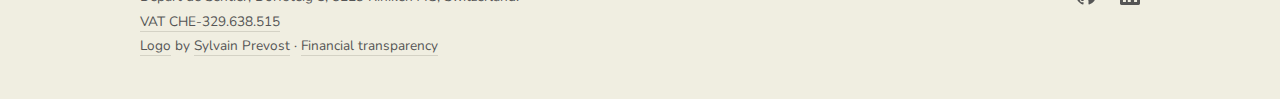
<file: news/brightcon-2025/index.html>
<!DOCTYPE html>
<html lang="en">
<head>
  <meta charset="utf-8">
  <link rel="canonical" href="https://www.d-d-s.ch/news/brightcon-2025/">
  <title>Advancing Quantitative Sustainability: Brightcon 2025 — Départ de Sentier</title>
  <meta name="description" content="Join us for Brightcon 2025, the premier gathering for the Brightway LCA ecosystem and open sustainability assessment community. Over 200 participants from 58 academic institutions and 23 corporate partners.">
  <meta name="author" content="Départ de Sentier">
  <meta name="viewport" content="width=device-width, initial-scale=1.0">

  <link rel="preconnect" href="https://fonts.googleapis.com">
  <link rel="preconnect" href="https://fonts.gstatic.com" crossorigin>
  <link href="https://fonts.googleapis.com/css2?family=Nunito:wght@300;400;700&display=swap" rel="stylesheet">
  <link rel="stylesheet" href="../../assets/css/dds.css">

  <link rel="apple-touch-icon" sizes="180x180" href="../../assets/images/apple-touch-icon.png">
  <link rel="icon" type="image/png" sizes="32x32" href="../../assets/images/favicon-32x32.png">
  <link rel="icon" type="image/png" sizes="16x16" href="../../assets/images/favicon-16x16.png">
  <link rel="manifest" href="/site.webmanifest">

  <style>
    .bc25-hero {
      background-color: var(--color-primary-dark-green);
      background-image:
        radial-gradient(ellipse at 20% 60%, rgba(132,174,153,0.18) 0%, transparent 55%),
        radial-gradient(ellipse at 80% 30%, rgba(132,174,153,0.12) 0%, transparent 50%),
        url("data:image/svg+xml,%3Csvg xmlns='http://www.w3.org/2000/svg' width='800' height='200' viewBox='0 0 800 200'%3E%3Cpolyline points='0,180 80,140 160,100 240,120 320,60 400,80 480,30 560,70 640,40 720,90 800,50 800,200 0,200' fill='rgba(60,83,67,0.5)'/%3E%3Cpolyline points='0,200 80,170 160,140 240,155 320,100 400,120 480,75 560,110 640,85 720,130 800,95 800,200' fill='rgba(45,63,51,0.6)'/%3E%3C/svg%3E");
      background-repeat: no-repeat;
      background-position: center bottom;
      background-size: cover;
      padding: var(--space-2xl) 0 var(--space-xl);
      text-align: center;
    }

    .bc25-hero-logo {
      height: 48px;
      margin-bottom: var(--space-md);
    }

    .bc25-hero-title {
      font-family: var(--font-body);
      font-size: clamp(1.6rem, 4vw, 2.4rem);
      font-weight: 700;
      color: white;
      margin: 0 auto var(--space-sm);
      max-width: 700px;
      line-height: 1.25;
      word-break: break-word;
    }

    .bc25-hero-sub {
      font-family: var(--font-body);
      font-size: 1rem;
      color: rgba(255,255,255,0.75);
      margin: 0 auto var(--space-lg);
      max-width: 520px;
    }

    .btn-bc25 {
      display: inline-block;
      background-color: var(--color-accent-sage);
      color: white;
      font-family: var(--font-body);
      font-size: 1rem;
      font-weight: 700;
      padding: 0.85rem 2rem;
      border-radius: 9999px;
      text-decoration: none;
      transition: background-color 0.2s ease, transform 0.15s ease;
    }

    .btn-bc25:hover {
      background-color: #6d9886;
      transform: translateY(-2px);
    }

    .bc25-main {
      padding: var(--space-xl) 0 var(--space-2xl);
    }

    .bc25-body {
      max-width: 700px;
    }

    .bc25-body p {
      font-family: var(--font-body);
      font-size: 1.05rem;
      line-height: 1.8;
      color: var(--color-dark-charcoal);
      margin-bottom: var(--space-md);
    }

    .bc25-stats {
      display: flex;
      flex-wrap: wrap;
      gap: var(--space-sm);
      margin: var(--space-lg) 0;
    }

    .bc25-stat {
      flex: 1 1 140px;
      background-color: white;
      border: 1px solid var(--color-border);
      border-top: 3px solid var(--color-accent-sage);
      border-radius: var(--border-radius);
      padding: var(--space-sm) var(--space-md);
      text-align: center;
    }

    .bc25-stat-number {
      font-family: var(--font-body);
      font-size: 2rem;
      font-weight: 700;
      color: var(--color-primary-dark-green);
      line-height: 1;
      margin-bottom: 0.25rem;
    }

    .bc25-stat-label {
      font-family: var(--font-body);
      font-size: 0.85rem;
      color: var(--color-dark-charcoal);
      opacity: 0.8;
    }
  </style>
</head>
<body class="news-article-page">

  <nav class="site-nav">
    <div class="site-container">
      <a href="/">
        <img src="../../assets/images/logos/Green Logo.svg" alt="Départ de Sentier" class="nav-logo">
      </a>
      <button class="nav-hamburger" aria-label="Open menu" aria-expanded="false" aria-controls="nav-links">
        <span></span><span></span><span></span>
      </button>
      <div class="nav-overlay"></div>
      <ul class="nav-links" id="nav-links">
        <li><a href="/">Home</a></li>
        <li class="nav-dropdown nav-dropdown-about">
          <a href="/about/" class="nav-dropdown-toggle">About</a>
          <ul class="nav-dropdown-menu">
            <li><a href="/about/#pillars-heading">Mission</a></li>
            <li><a href="/about/team.html">Team</a></li>
            <li><a href="/about/governance.html">Governance</a></li>
            <li><a href="/careers/">Careers</a></li>
          </ul>
        </li>
        <li><a href="/projects.html">Projects</a></li>
        <li class="nav-dropdown nav-dropdown-events">
          <a href="/events/" class="nav-dropdown-toggle">Events</a>
          <ul class="nav-dropdown-menu">
            <li><a href="/events/brightcon.html">Brightcon</a></li>
            <li><a href="/schools/">Schools</a></li>
          </ul>
        </li>
        <li><a href="/news/">News</a></li>
        <li><a href="/contact.html">Contact</a></li>
        <li class="nav-cta"><a href="https://events.d-d-s.ch/">Become a Member</a></li>
      </ul>
    </div>
  </nav>

  <header class="bc25-hero">
    <img src="../../assets/images/logos/White Logo.svg" alt="Départ de Sentier" class="bc25-hero-logo">
    <h1 class="bc25-hero-title">Advancing Quantitative Sustainability: Brightcon 2025</h1>
    <p class="bc25-hero-sub">The premier gathering for the Brightway LCA ecosystem and open sustainability assessment community.</p>
    <a href="https://2025.brightcon.link/" class="btn-bc25" target="_blank" rel="noopener noreferrer">Register for Brightcon 2025</a>
  </header>

  <main class="bc25-main">
    <div class="site-container">
      <a href="/news/" class="btn-back-to-news">Back to News</a>

      <div class="news-article-header" style="margin-top: var(--space-md);">
        <div class="news-article-date-container">
          <time class="news-article-date" datetime="2025-09-01">September 2025</time>
        </div>
      </div>

      <div class="bc25-body">
        <p>Join us for the annual Brightcon conference, the premier gathering for the Brightway LCA ecosystem and open sustainability assessment community. This year, we welcome over 200 participants from 58 academic institutions and 23 corporate partners to share breakthroughs in open-source tool development.</p>
        <p>Brightcon brings together researchers, practitioners, developers, and curious minds who believe that quantitative sustainability assessment should be transparent, reproducible, and openly accessible to all. Whether you are a seasoned Brightway contributor or attending for the first time, this is the place to exchange ideas, build collaborations, and shape the future of open LCA.</p>
      </div>

      <div class="bc25-stats">
        <div class="bc25-stat">
          <div class="bc25-stat-number">200+</div>
          <div class="bc25-stat-label">Participants</div>
        </div>
        <div class="bc25-stat">
          <div class="bc25-stat-number">58</div>
          <div class="bc25-stat-label">Academic Institutions</div>
        </div>
        <div class="bc25-stat">
          <div class="bc25-stat-number">23</div>
          <div class="bc25-stat-label">Corporate Partners</div>
        </div>
      </div>

      <div style="margin-top: var(--space-lg);">
        <a href="https://2025.brightcon.link/" class="btn-bc25" target="_blank" rel="noopener noreferrer">Register for Brightcon 2025</a>
      </div>
    </div>
  </main>

  <footer class="site-footer">
    <div class="site-container">
      <div class="footer-content">
        <div class="footer-info">
          Départ de Sentier, Dorfsteig 8, 5223 Riniken AG, Switzerland.<br>
          <a href="https://www.zefix.ch/en/search/entity/list/firm/1550430">VAT CHE-329.638.515</a><br>
          <a href="https://github.com/Depart-de-Sentier/dds-logo">Logo</a> by <a href="https://proov.fr/">Sylvain Prevost</a> ·
          <a href="https://github.com/Depart-de-Sentier/Financial">Financial transparency</a>
        </div>
        <ul class="footer-links">
          <li><a href="https://github.com/Depart-de-Sentier" class="footer-github" aria-label="GitHub" target="_blank" rel="noopener noreferrer"><svg xmlns="http://www.w3.org/2000/svg" width="20" height="20" viewBox="0 0 16 16" fill="currentColor" aria-hidden="true"><path d="M8 0C3.58 0 0 3.58 0 8c0 3.54 2.29 6.53 5.47 7.59.4.07.55-.17.55-.38 0-.19-.01-.82-.01-1.49-2.01.37-2.53-.49-2.69-.94-.09-.23-.48-.94-.82-1.13-.28-.15-.68-.52-.01-.53.63-.01 1.08.58 1.23.82.72 1.21 1.87.87 2.33.66.07-.52.28-.87.51-1.07-1.78-.2-3.64-.89-3.64-3.95 0-.87.31-1.59.82-2.15-.08-.2-.36-1.02.08-2.12 0 0 .67-.21 2.2.82.64-.18 1.32-.27 2-.27.68 0 1.36.09 2 .27 1.53-1.04 2.2-.82 2.2-.82.44 1.1.16 1.92.08 2.12.51.56.82 1.27.82 2.15 0 3.07-1.87 3.75-3.65 3.95.29.25.54.73.54 1.48 0 1.07-.01 1.93-.01 2.2 0 .21.15.46.55.38A8.013 8.013 0 0016 8c0-4.42-3.58-8-8-8z"/></svg></a></li>
          <li><a href="https://www.linkedin.com/company/d%C3%A9part-de-sentier/" class="footer-linkedin" aria-label="LinkedIn" target="_blank" rel="noopener noreferrer"><svg xmlns="http://www.w3.org/2000/svg" width="20" height="20" viewBox="0 0 24 24" fill="currentColor" aria-hidden="true"><path d="M20.447 20.452h-3.554v-5.569c0-1.328-.027-3.037-1.852-3.037-1.853 0-2.136 1.445-2.136 2.939v5.667H9.351V9h3.414v1.561h.046c.477-.9 1.637-1.85 3.37-1.85 3.601 0 4.267 2.37 4.267 5.455v6.286zM5.337 7.433a2.062 2.062 0 0 1-2.063-2.065 2.064 2.064 0 1 1 2.063 2.065zm1.782 13.019H3.555V9h3.564v11.452zM22.225 0H1.771C.792 0 0 .774 0 1.729v20.542C0 23.227.792 24 1.771 24h20.451C23.2 24 24 23.227 24 22.271V1.729C24 .774 23.2 0 22.222 0h.003z"/></svg></a></li>
        </ul>
      </div>
    </div>
  </footer>

  <script src="../../assets/js/script.js" defer></script>
</body>
</html>
</file>
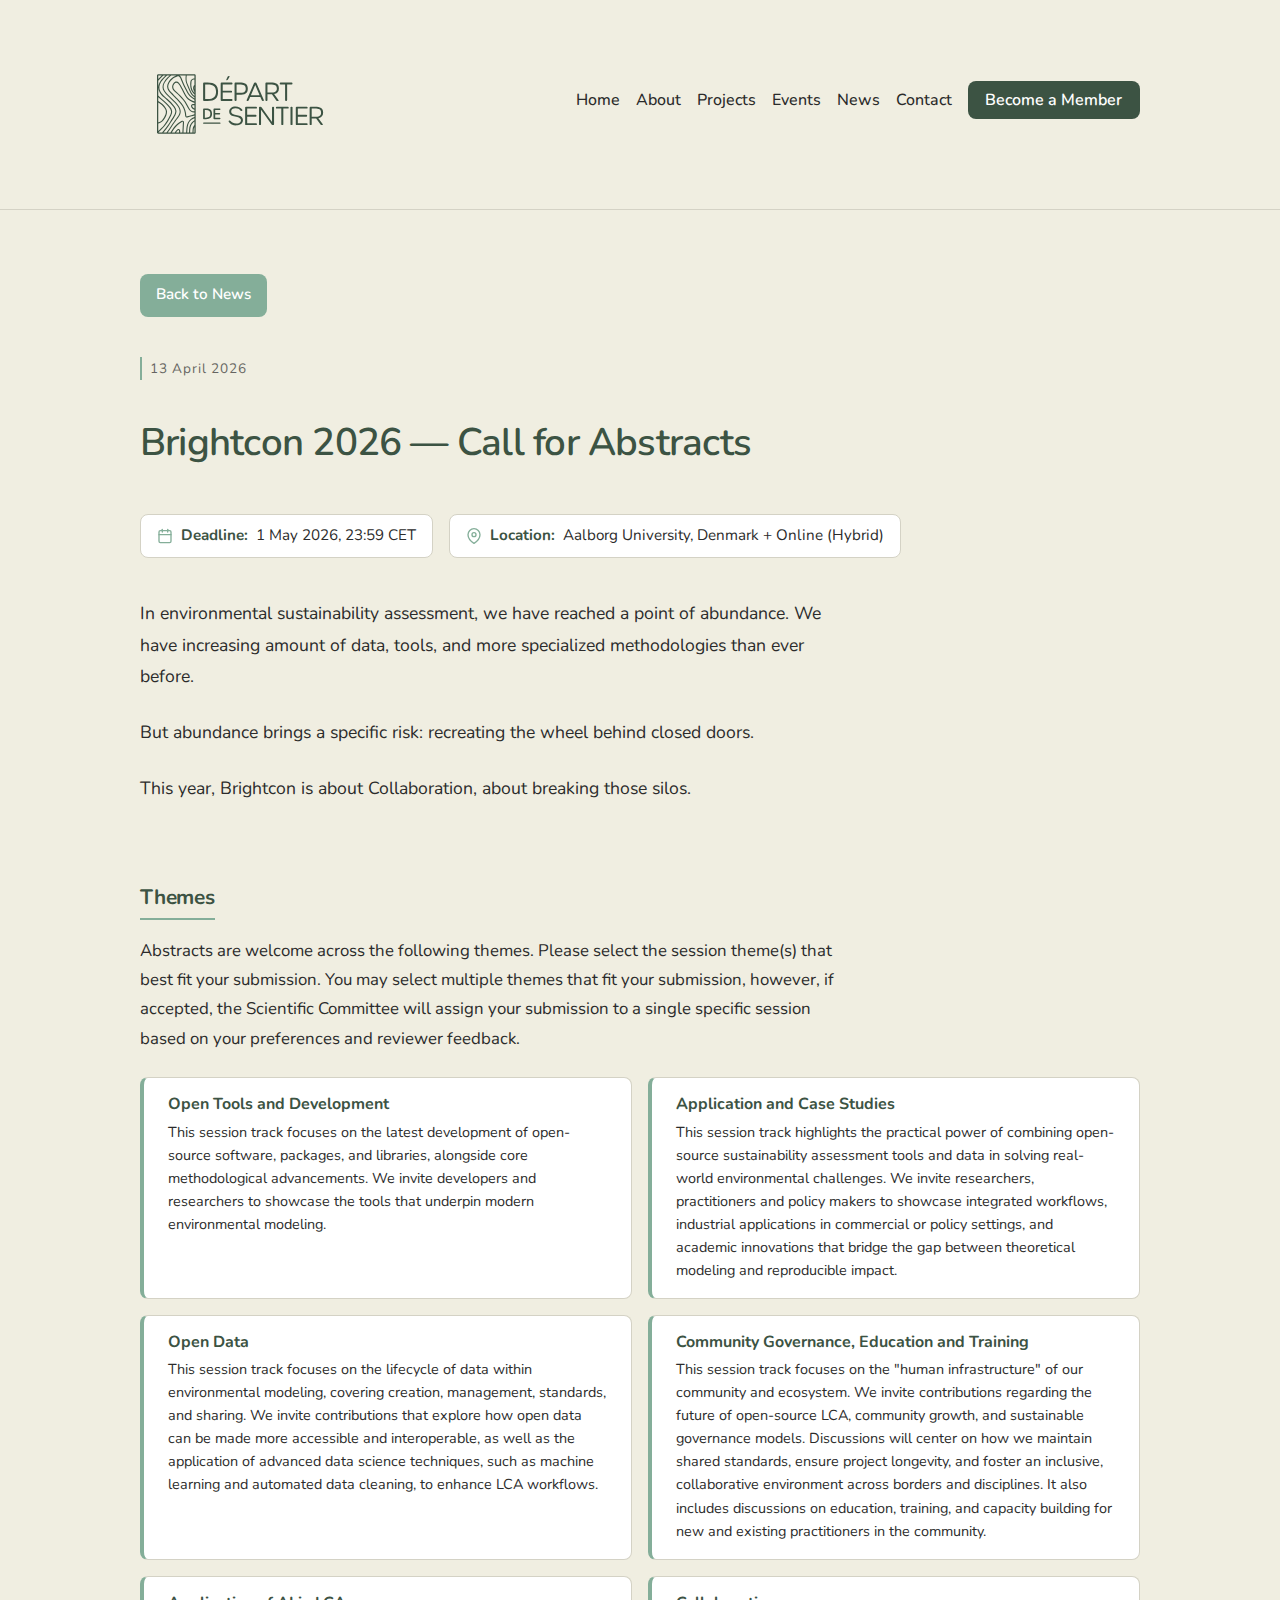
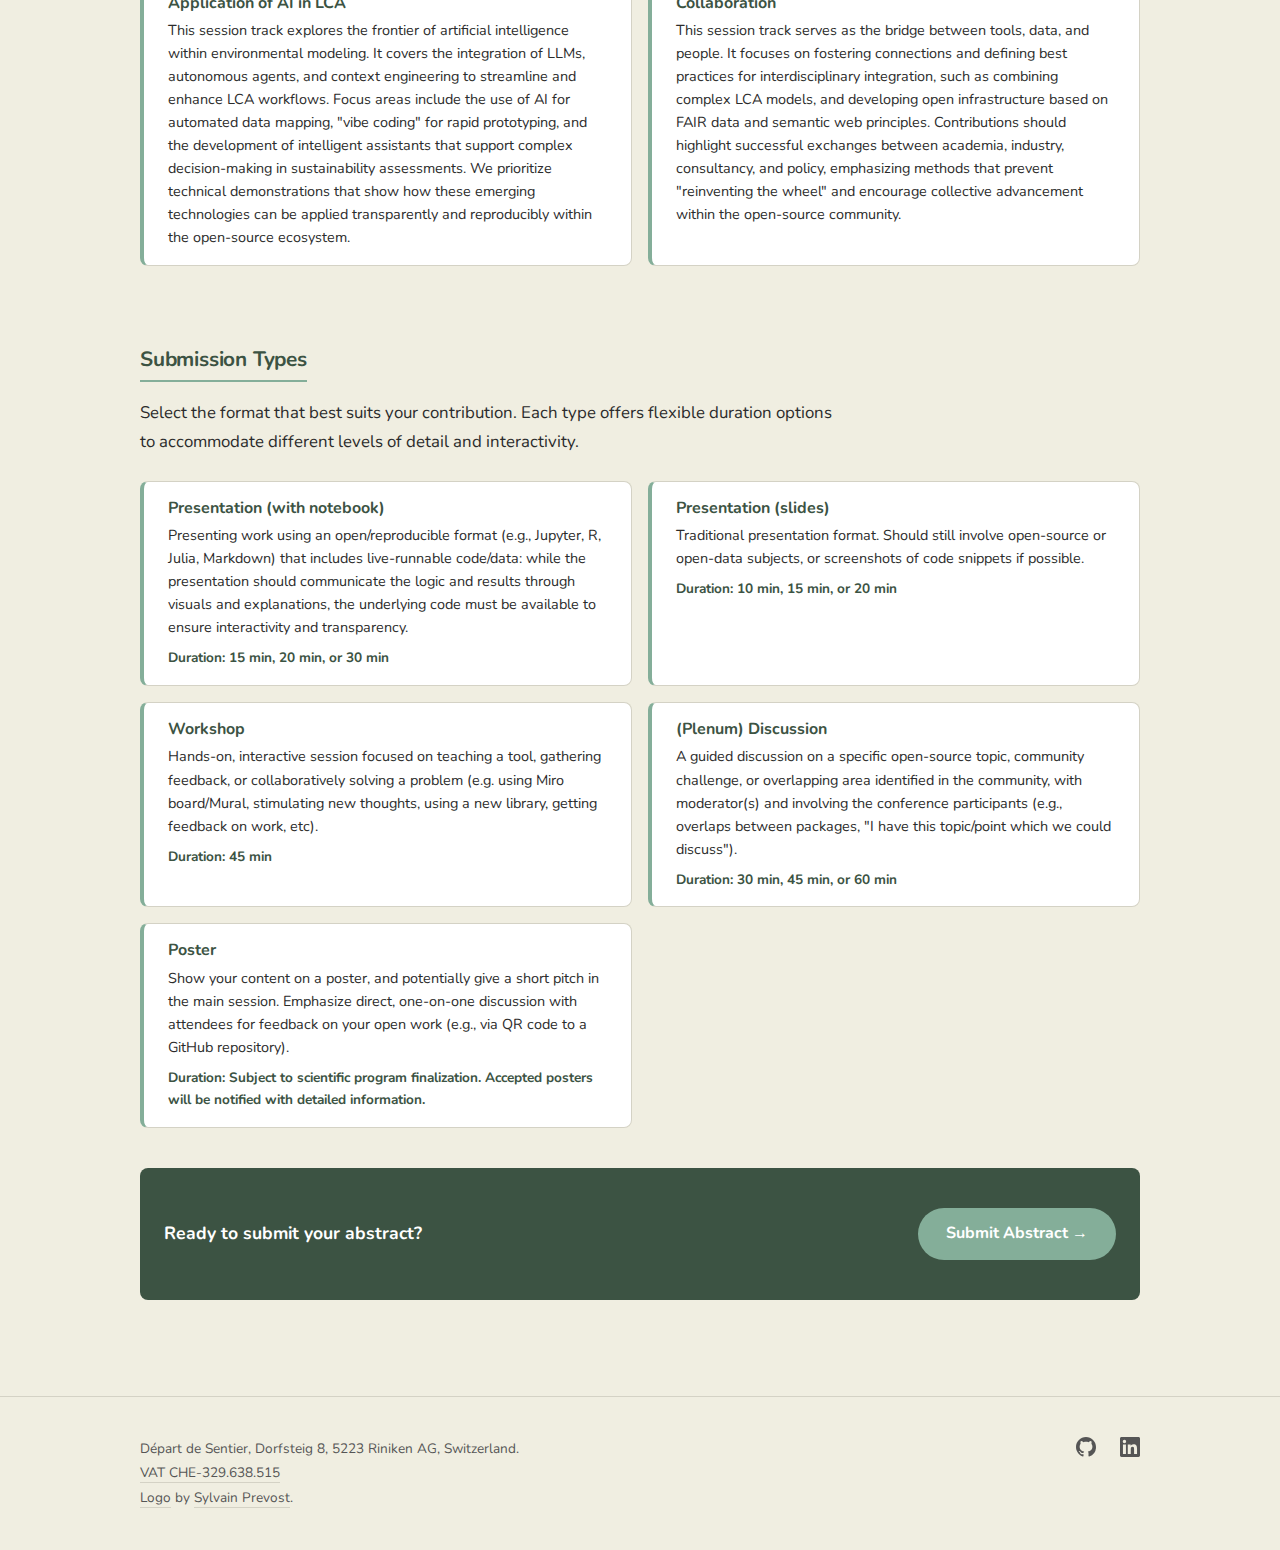
<file: news/brightcon-2026-call-for-abstracts/index.html>
<!DOCTYPE html>
<html lang="en">
<head>
  <meta charset="utf-8">
  <link rel="canonical" href="https://www.d-d-s.ch/news/brightcon-2026-call-for-abstracts/">
  <title>Brightcon 2026 — Call for Abstracts | Départ de Sentier</title>
  <meta name="description" content="Submit your abstract for Brightcon 2026 at Aalborg University, Denmark. Deadline: 1 May 2026. Hybrid event open to the global Brightway and LCA community.">
  <meta name="author" content="Départ de Sentier">
  <meta name="viewport" content="width=device-width, initial-scale=1.0">

  <link rel="preconnect" href="https://fonts.googleapis.com">
  <link rel="preconnect" href="https://fonts.gstatic.com" crossorigin>
  <link href="https://fonts.googleapis.com/css2?family=Nunito:wght@300;400;700&display=swap" rel="stylesheet">
  <link rel="stylesheet" href="../../assets/css/dds.css">

  <link rel="apple-touch-icon" sizes="180x180" href="../../assets/images/apple-touch-icon.png">
  <link rel="icon" type="image/png" sizes="32x32" href="../../assets/images/favicon-32x32.png">
  <link rel="icon" type="image/png" sizes="16x16" href="../../assets/images/favicon-16x16.png">
  <link rel="manifest" href="/site.webmanifest">

  <style>
    .cfa-main {
      padding: var(--space-xl) 0 var(--space-2xl);
    }

    .cfa-header {
      margin-bottom: var(--space-lg);
    }

    .cfa-title {
      font-family: var(--font-body);
      font-size: clamp(1.75rem, 4vw, 2.4rem);
      color: var(--color-primary-dark-green);
      margin: var(--space-sm) 0 var(--space-md);
      line-height: 1.2;
    }

    .cfa-intro {
      font-family: var(--font-body);
      font-size: 1.1rem;
      line-height: 1.8;
      color: var(--color-dark-charcoal);
      max-width: 700px;
      margin-bottom: var(--space-md);
    }

    .cfa-meta {
      display: flex;
      flex-wrap: wrap;
      gap: var(--space-sm);
      margin-bottom: var(--space-lg);
    }

    .cfa-meta-item {
      display: flex;
      align-items: center;
      gap: 0.5rem;
      font-family: var(--font-body);
      font-size: 0.95rem;
      color: var(--color-dark-charcoal);
      background-color: white;
      border: 1px solid var(--color-border);
      border-radius: var(--border-radius);
      padding: 0.5rem 1rem;
    }

    .cfa-meta-item svg {
      flex-shrink: 0;
      color: var(--color-accent-sage);
    }

    .cfa-meta-label {
      font-weight: 700;
      color: var(--color-primary-dark-green);
      margin-right: 0.25rem;
    }

    .cfa-section-heading {
      font-family: var(--font-body);
      font-size: 1.3rem;
      font-weight: 700;
      color: var(--color-primary-dark-green);
      margin: var(--space-lg) 0 var(--space-sm);
      padding-bottom: 0.4rem;
      border-bottom: 2px solid var(--color-accent-sage);
      display: inline-block;
    }

    .cfa-text {
      font-family: var(--font-body);
      font-size: 1.05rem;
      line-height: 1.75;
      color: var(--color-dark-charcoal);
      margin-bottom: var(--space-md);
      max-width: 700px;
    }

    /* 2-column theme grid — collapses to 1 on mobile */
    .cfa-themes-grid {
      display: grid;
      grid-template-columns: 1fr;
      gap: var(--space-sm);
      margin-bottom: var(--space-lg);
    }

    @media (min-width: 640px) {
      .cfa-themes-grid {
        grid-template-columns: 1fr 1fr;
      }
    }

    .cfa-theme-card {
      background-color: white;
      border: 1px solid var(--color-border);
      border-left: 4px solid var(--color-accent-sage);
      border-radius: var(--border-radius);
      padding: var(--space-sm) var(--space-md);
    }

    .cfa-theme-card h3 {
      font-family: var(--font-body);
      font-size: 1rem;
      font-weight: 700;
      color: var(--color-primary-dark-green);
      margin: 0 0 0.35rem;
    }

    .cfa-theme-card p {
      font-family: var(--font-body);
      font-size: 0.9rem;
      line-height: 1.6;
      color: var(--color-dark-charcoal);
      margin: 0;
    }

    .cfa-guidelines-list {
      list-style: none;
      padding: 0;
      margin: 0 0 var(--space-md);
      max-width: 700px;
    }

    .cfa-guidelines-list li {
      font-family: var(--font-body);
      font-size: 1.05rem;
      line-height: 1.75;
      color: var(--color-dark-charcoal);
      padding: 0.35rem 0 0.35rem 1.5rem;
      position: relative;
      border-bottom: 1px solid var(--color-border);
    }

    .cfa-guidelines-list li:last-child {
      border-bottom: none;
    }

    .cfa-guidelines-list li::before {
      content: '→';
      position: absolute;
      left: 0;
      color: var(--color-accent-sage);
      font-weight: 700;
    }

    .cfa-guidelines-list strong {
      color: var(--color-primary-dark-green);
    }

    .cfa-cta-block {
      margin-top: var(--space-lg);
      padding: var(--space-lg) var(--space-md);
      background-color: var(--color-primary-dark-green);
      border-radius: var(--border-radius);
      display: flex;
      flex-direction: column;
      align-items: flex-start;
      gap: var(--space-sm);
    }

    @media (min-width: 640px) {
      .cfa-cta-block {
        flex-direction: row;
        align-items: center;
        justify-content: space-between;
      }
    }

    .cfa-cta-text {
      font-family: var(--font-body);
      font-size: 1.1rem;
      font-weight: 700;
      color: white;
      margin: 0;
    }

    .cfa-cta-sub {
      font-family: var(--font-body);
      font-size: 0.9rem;
      color: rgba(255,255,255,0.75);
      margin: 0.25rem 0 0;
    }

    .btn-cfa-submit {
      display: inline-block;
      background-color: var(--color-accent-sage);
      color: white;
      font-family: var(--font-body);
      font-size: 1rem;
      font-weight: 700;
      padding: 0.75rem 1.75rem;
      border-radius: 9999px;
      text-decoration: none;
      white-space: nowrap;
      transition: background-color 0.2s ease, transform 0.15s ease;
      flex-shrink: 0;
    }

    .btn-cfa-submit:hover {
      background-color: #6d9886;
      transform: translateY(-1px);
    }
  </style>
</head>
<body class="news-article-page">

  <nav class="site-nav">
    <div class="site-container">
      <a href="/">
        <img src="../../assets/images/logos/Green Logo.svg" alt="Départ de Sentier" class="nav-logo">
      </a>
      <button class="nav-hamburger" aria-label="Open menu" aria-expanded="false" aria-controls="nav-links">
        <span></span><span></span><span></span>
      </button>
      <div class="nav-overlay"></div>
      <ul class="nav-links" id="nav-links">
        <li><a href="/">Home</a></li>
        <li class="nav-dropdown nav-dropdown-about">
          <a href="/about/" class="nav-dropdown-toggle">About</a>
          <ul class="nav-dropdown-menu">
            <li><a href="/about/#pillars-heading">Mission</a></li>
            <li><a href="/about/team.html">Team</a></li>
            <li><a href="/about/governance.html">Governance</a></li>
            <li><a href="/careers/">Careers</a></li>
          </ul>
        </li>
        <li><a href="/projects.html">Projects</a></li>
        <li class="nav-dropdown nav-dropdown-events">
          <a href="/events/" class="nav-dropdown-toggle">Events</a>
          <ul class="nav-dropdown-menu">
            <li><a href="/events/brightcon.html">Brightcon</a></li>
            <li><a href="/schools/">Schools</a></li>
          </ul>
        </li>
        <li><a href="/news/">News</a></li>
        <li><a href="/contact.html">Contact</a></li>
        <li class="nav-cta"><a href="https://events.d-d-s.ch/">Become a Member</a></li>
      </ul>
    </div>
  </nav>

  <main class="cfa-main">
    <div class="site-container">

      <a href="/news/" class="btn-back-to-news">Back to News</a>

      <header class="cfa-header">
        <div class="news-article-header">
          <div class="news-article-date-container">
            <time class="news-article-date" datetime="2026-04-13">13 April 2026</time>
          </div>
          <h1 class="cfa-title">Brightcon 2026 — Call for Abstracts</h1>
        </div>

        <div class="cfa-meta">
          <div class="cfa-meta-item">
            <svg xmlns="http://www.w3.org/2000/svg" width="16" height="16" viewBox="0 0 24 24" fill="none" stroke="currentColor" stroke-width="2" stroke-linecap="round" stroke-linejoin="round"><rect x="3" y="4" width="18" height="18" rx="2"/><line x1="16" y1="2" x2="16" y2="6"/><line x1="8" y1="2" x2="8" y2="6"/><line x1="3" y1="10" x2="21" y2="10"/></svg>
            <span><span class="cfa-meta-label">Deadline:</span> 1 May 2026, 23:59 CET</span>
          </div>
          <div class="cfa-meta-item">
            <svg xmlns="http://www.w3.org/2000/svg" width="16" height="16" viewBox="0 0 24 24" fill="none" stroke="currentColor" stroke-width="2" stroke-linecap="round" stroke-linejoin="round"><path d="M21 10c0 7-9 13-9 13s-9-6-9-13a9 9 0 0 1 18 0z"/><circle cx="12" cy="10" r="3"/></svg>
            <span><span class="cfa-meta-label">Location:</span> Aalborg University, Denmark + Online (Hybrid)</span>
          </div>
        </div>

        <p class="cfa-intro">In environmental sustainability assessment, we have reached a point of abundance. We have increasing amount of data, tools, and more specialized methodologies than ever before.</p>
        <p class="cfa-intro">But abundance brings a specific risk: recreating the wheel behind closed doors.</p>
        <p class="cfa-intro">This year, Brightcon is about Collaboration, about breaking those silos.</p>
      </header>

      <h2 class="cfa-section-heading">Themes</h2>
      <p class="cfa-text">Abstracts are welcome across the following themes. Please select the session theme(s) that best fit your submission. You may select multiple themes that fit your submission, however, if accepted, the Scientific Committee will assign your submission to a single specific session based on your preferences and reviewer feedback.</p>

      <div class="cfa-themes-grid">
        <div class="cfa-theme-card">
          <h3>Open Tools and Development</h3>
          <p>This session track focuses on the latest development of open-source software, packages, and libraries, alongside core methodological advancements. We invite developers and researchers to showcase the tools that underpin modern environmental modeling.</p>
        </div>
        <div class="cfa-theme-card">
          <h3>Application and Case Studies</h3>
          <p>This session track highlights the practical power of combining open-source sustainability assessment tools and data in solving real-world environmental challenges. We invite researchers, practitioners and policy makers to showcase integrated workflows, industrial applications in commercial or policy settings, and academic innovations that bridge the gap between theoretical modeling and reproducible impact.</p>
        </div>
        <div class="cfa-theme-card">
          <h3>Open Data</h3>
          <p>This session track focuses on the lifecycle of data within environmental modeling, covering creation, management, standards, and sharing. We invite contributions that explore how open data can be made more accessible and interoperable, as well as the application of advanced data science techniques, such as machine learning and automated data cleaning, to enhance LCA workflows.</p>
        </div>
        <div class="cfa-theme-card">
          <h3>Community Governance, Education and Training</h3>
          <p>This session track focuses on the "human infrastructure" of our community and ecosystem. We invite contributions regarding the future of open-source LCA, community growth, and sustainable governance models. Discussions will center on how we maintain shared standards, ensure project longevity, and foster an inclusive, collaborative environment across borders and disciplines. It also includes discussions on education, training, and capacity building for new and existing practitioners in the community.</p>
        </div>
        <div class="cfa-theme-card">
          <h3>Application of AI in LCA</h3>
          <p>This session track explores the frontier of artificial intelligence within environmental modeling. It covers the integration of LLMs, autonomous agents, and context engineering to streamline and enhance LCA workflows. Focus areas include the use of AI for automated data mapping, "vibe coding" for rapid prototyping, and the development of intelligent assistants that support complex decision-making in sustainability assessments. We prioritize technical demonstrations that show how these emerging technologies can be applied transparently and reproducibly within the open-source ecosystem.</p>
        </div>
        <div class="cfa-theme-card">
          <h3>Collaboration</h3>
          <p>This session track serves as the bridge between tools, data, and people. It focuses on fostering connections and defining best practices for interdisciplinary integration, such as combining complex LCA models, and developing open infrastructure based on FAIR data and semantic web principles. Contributions should highlight successful exchanges between academia, industry, consultancy, and policy, emphasizing methods that prevent "reinventing the wheel" and encourage collective advancement within the open-source community.</p>
        </div>
      </div>

      <h2 class="cfa-section-heading">Submission Types</h2>
      <p class="cfa-text">Select the format that best suits your contribution. Each type offers flexible duration options to accommodate different levels of detail and interactivity.</p>

      <div class="cfa-themes-grid">
        <div class="cfa-theme-card">
          <h3>Presentation (with notebook)</h3>
          <p>Presenting work using an open/reproducible format (e.g., Jupyter, R, Julia, Markdown) that includes live-runnable code/data: while the presentation should communicate the logic and results through visuals and explanations, the underlying code must be available to ensure interactivity and transparency.</p>
          <p style="margin-top:0.5rem;font-size:0.85rem;color:var(--color-primary-dark-green);font-weight:700;">Duration: 15 min, 20 min, or 30 min</p>
        </div>
        <div class="cfa-theme-card">
          <h3>Presentation (slides)</h3>
          <p>Traditional presentation format. Should still involve open-source or open-data subjects, or screenshots of code snippets if possible.</p>
          <p style="margin-top:0.5rem;font-size:0.85rem;color:var(--color-primary-dark-green);font-weight:700;">Duration: 10 min, 15 min, or 20 min</p>
        </div>
        <div class="cfa-theme-card">
          <h3>Workshop</h3>
          <p>Hands-on, interactive session focused on teaching a tool, gathering feedback, or collaboratively solving a problem (e.g. using Miro board/Mural, stimulating new thoughts, using a new library, getting feedback on work, etc).</p>
          <p style="margin-top:0.5rem;font-size:0.85rem;color:var(--color-primary-dark-green);font-weight:700;">Duration: 45 min</p>
        </div>
        <div class="cfa-theme-card">
          <h3>(Plenum) Discussion</h3>
          <p>A guided discussion on a specific open-source topic, community challenge, or overlapping area identified in the community, with moderator(s) and involving the conference participants (e.g., overlaps between packages, "I have this topic/point which we could discuss").</p>
          <p style="margin-top:0.5rem;font-size:0.85rem;color:var(--color-primary-dark-green);font-weight:700;">Duration: 30 min, 45 min, or 60 min</p>
        </div>
        <div class="cfa-theme-card">
          <h3>Poster</h3>
          <p>Show your content on a poster, and potentially give a short pitch in the main session. Emphasize direct, one-on-one discussion with attendees for feedback on your open work (e.g., via QR code to a GitHub repository).</p>
          <p style="margin-top:0.5rem;font-size:0.85rem;color:var(--color-primary-dark-green);font-weight:700;">Duration: Subject to scientific program finalization. Accepted posters will be notified with detailed information.</p>
        </div>
      </div>


      <div class="cfa-cta-block">
        <div>
          <p class="cfa-cta-text">Ready to submit your abstract?</p>
        </div>
        <a href="https://indico.d-d-s.ch/event/2/abstracts/" class="btn-cfa-submit" target="_blank" rel="noopener noreferrer">Submit Abstract →</a>
      </div>

    </div>
  </main>

  <footer class="site-footer">
    <div class="site-container">
      <div class="footer-content">
        <div class="footer-info">
          Départ de Sentier, Dorfsteig 8, 5223 Riniken AG, Switzerland.<br>
          <a href="https://www.zefix.ch/en/search/entity/list/firm/1550430">VAT CHE-329.638.515</a><br>
          <a href="https://github.com/Depart-de-Sentier/dds-logo">Logo</a> by <a href="https://proov.fr/">Sylvain Prevost</a>.
        </div>
        <ul class="footer-links">
          <li><a href="https://github.com/Depart-de-Sentier" class="footer-github" aria-label="GitHub" target="_blank" rel="noopener noreferrer"><svg xmlns="http://www.w3.org/2000/svg" width="20" height="20" viewBox="0 0 16 16" fill="currentColor" aria-hidden="true"><path d="M8 0C3.58 0 0 3.58 0 8c0 3.54 2.29 6.53 5.47 7.59.4.07.55-.17.55-.38 0-.19-.01-.82-.01-1.49-2.01.37-2.53-.49-2.69-.94-.09-.23-.48-.94-.82-1.13-.28-.15-.68-.52-.01-.53.63-.01 1.08.58 1.23.82.72 1.21 1.87.87 2.33.66.07-.52.28-.87.51-1.07-1.78-.2-3.64-.89-3.64-3.95 0-.87.31-1.59.82-2.15-.08-.2-.36-1.02.08-2.12 0 0 .67-.21 2.2.82.64-.18 1.32-.27 2-.27.68 0 1.36.09 2 .27 1.53-1.04 2.2-.82 2.2-.82.44 1.1.16 1.92.08 2.12.51.56.82 1.27.82 2.15 0 3.07-1.87 3.75-3.65 3.95.29.25.54.73.54 1.48 0 1.07-.01 1.93-.01 2.2 0 .21.15.46.55.38A8.013 8.013 0 0016 8c0-4.42-3.58-8-8-8z"/></svg></a></li>
          <li><a href="https://www.linkedin.com/company/d%C3%A9part-de-sentier/" class="footer-linkedin" aria-label="LinkedIn" target="_blank" rel="noopener noreferrer"><svg xmlns="http://www.w3.org/2000/svg" width="20" height="20" viewBox="0 0 24 24" fill="currentColor" aria-hidden="true"><path d="M20.447 20.452h-3.554v-5.569c0-1.328-.027-3.037-1.852-3.037-1.853 0-2.136 1.445-2.136 2.939v5.667H9.351V9h3.414v1.561h.046c.477-.9 1.637-1.85 3.37-1.85 3.601 0 4.267 2.37 4.267 5.455v6.286zM5.337 7.433a2.062 2.062 0 0 1-2.063-2.065 2.064 2.064 0 1 1 2.063 2.065zm1.782 13.019H3.555V9h3.564v11.452zM22.225 0H1.771C.792 0 0 .774 0 1.729v20.542C0 23.227.792 24 1.771 24h20.451C23.2 24 24 23.227 24 22.271V1.729C24 .774 23.2 0 22.222 0h.003z"/></svg></a></li>
        </ul>
      </div>
    </div>
  </footer>

  <script src="../../assets/js/script.js" defer></script>
</body>
</html>
</file>
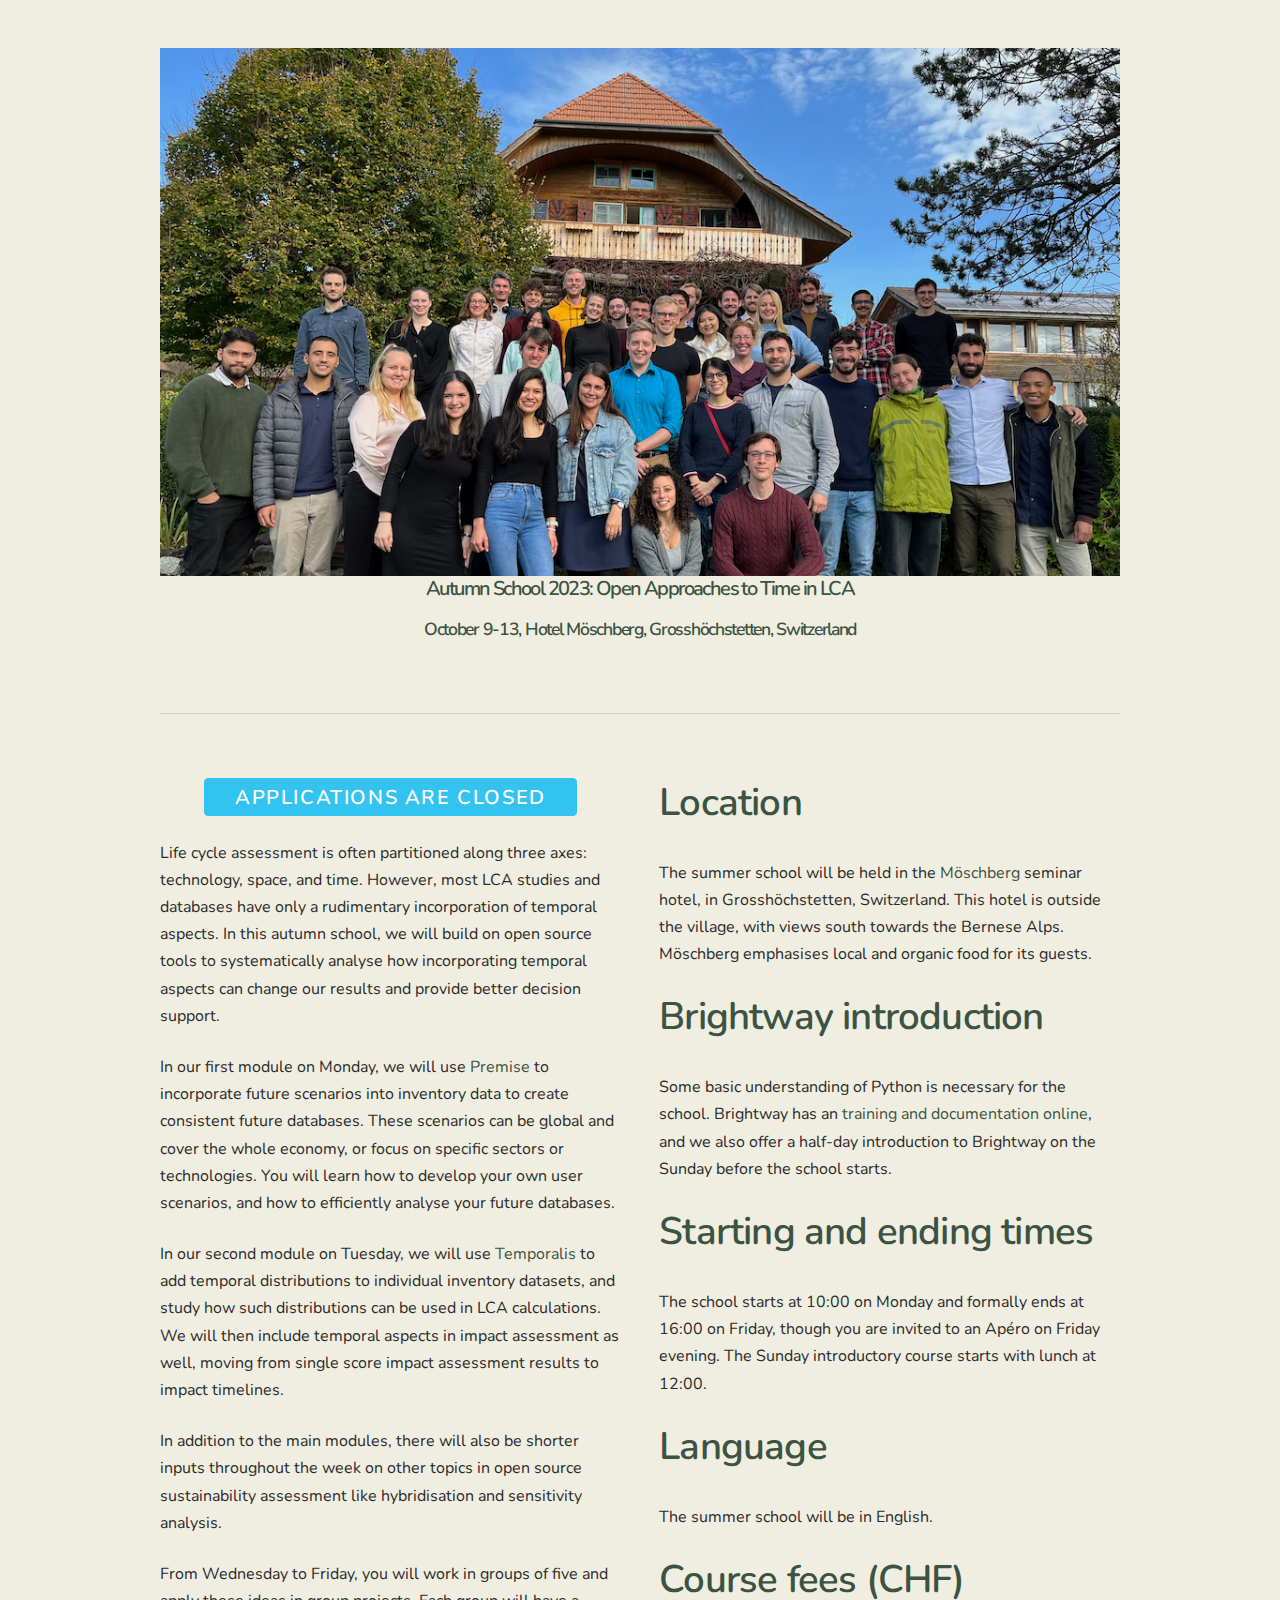
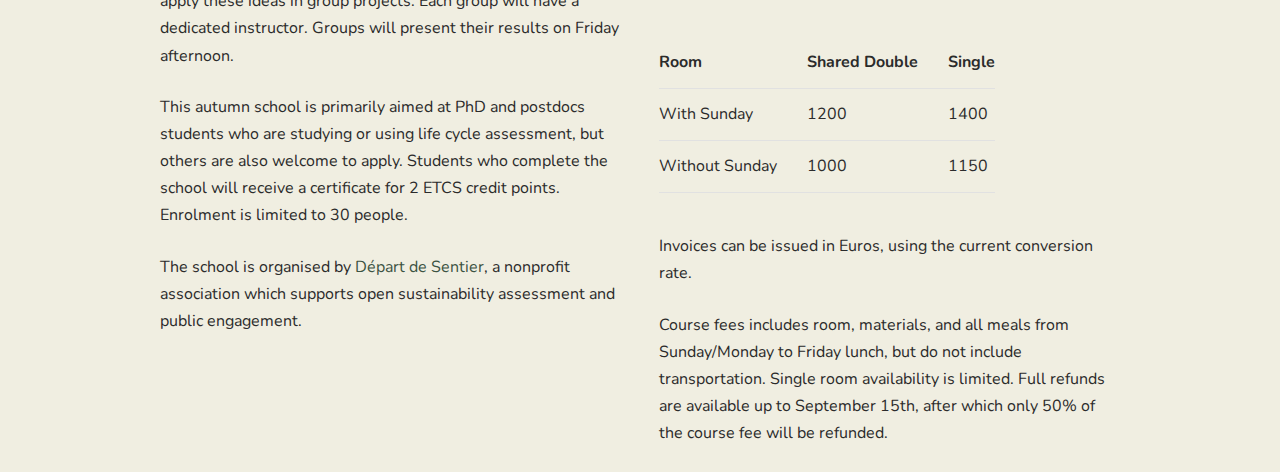
<file: schools/fall-23/index.html>
<!DOCTYPE html>
<html lang="en">
<head>

  <meta charset="utf-8">
  <title>DdS Autumn School 2023</title>
  <meta name="description" content="Autumn school 2023 information and registration link.">
  <meta name="author" content="Chris Mutel">

  <meta name="viewport" content="width=device-width, initial-scale=1.0">

  <link href="//fonts.googleapis.com/css?family=Raleway:400,300,600" rel="stylesheet" type="text/css">

  <link rel="stylesheet" href="/assets/css/normalize.css">
  <link rel="stylesheet" href="/assets/css/skeleton.css">
  <link rel="stylesheet" href="/assets/css/dds.css">

  <!-- Generated using https://favicon.io/favicon-converter/, what a great service! -->
  <link rel="apple-touch-icon" sizes="180x180" href="/assets/images/apple-touch-icon.png">
  <link rel="icon" type="image/png" sizes="32x32" href="/assets/images/favicon-32x32.png">
  <link rel="icon" type="image/png" sizes="16x16" href="/assets/images/favicon-16x16.png">
  <link rel="manifest" href="/site.webmanifest">

</head>
<body>
  <div class="container">
    <div class="header"></div>
    <div class="row" style="margin-top: 3rem;">
      <img class="groupphoto" src="../../assets/images/Group-picture-2022.png" alt="Group portrait of 2022 participants">
      <h3 style="text-align: center;">Autumn School 2023: Open Approaches to Time in LCA</h3>
      <h4 style="text-align: center;">October 9-13, <a href="https://www.moeschberg.ch/">Hotel Möschberg</a>, <a href="https://map.search.ch/Grossh%C3%B6chstetten">Grosshöchstetten</a>, Switzerland</h4>
    </div>
    <hr />
    <div class="row">
      <div class="one-half column">
        <div style="text-align: center;">
          <h4><a href="" class="button button-primary" style="font-size: 20px;">Applications are closed</a></h4>
        </div>
        <p>Life cycle assessment is often partitioned along three axes: technology, space, and time. However, most LCA studies and databases have only a rudimentary incorporation of temporal aspects. In this autumn school, we will build on open source tools to systematically analyse how incorporating temporal aspects can change our results and provide better decision support.</p>
        <p>In our first module on Monday, we will use <a href="https://github.com/polca/premise">Premise</a> to incorporate future scenarios into inventory data to create consistent future databases. These scenarios can be global and cover the whole economy, or focus on specific sectors or technologies. You will learn how to develop your own user scenarios, and how to efficiently analyse your future databases.</p>
        <p>In our second module on Tuesday, we will use <a href="https://github.com/brightway-lca/bw_temporalis/">Temporalis</a> to add temporal distributions to individual inventory datasets, and study how such distributions can be used in LCA calculations. We will then include temporal aspects in impact assessment as well, moving from single score impact assessment results to impact timelines.</p>
        <p>In addition to the main modules, there will also be shorter inputs throughout the week on other topics in open source sustainability assessment like hybridisation and sensitivity analysis.</p>
        <p>From Wednesday to Friday, you will work in groups of five and apply these ideas in group projects. Each group will have a dedicated instructor. Groups will present their results on Friday afternoon.</p>
        <p>This autumn school is primarily aimed at PhD and postdocs students who are studying or using life cycle assessment, but others are also welcome to apply. Students who complete the school will receive a certificate for 2 ETCS credit points. Enrolment is limited to 30 people.</p>
        <p>The school is organised by <a href="https://www.d-d-s.ch/">Départ de Sentier</a>, a nonprofit association which supports open sustainability assessment and public engagement.</p>
      </div>
      <div class="one-half column">
        <h5>Location</h5>
        <p>The summer school will be held in the <a href="https://www.moeschberg.ch/">Möschberg</a> seminar hotel, in Grosshöchstetten, Switzerland. This hotel is outside the village, with views south towards the Bernese Alps. Möschberg emphasises local and organic food for its guests.</p>
        <h5>Brightway introduction</h5>
        <p>Some basic understanding of Python is necessary for the school. Brightway has an <a href="https://documentation.brightway.dev/en/latest/">training and documentation online</a>, and we also offer a half-day introduction to Brightway on the Sunday before the school starts.</p>
        <h5>Starting and ending times</h5>
        <p>The school starts at 10:00 on Monday and formally ends at 16:00 on Friday, though you are invited to an Apéro on Friday evening. The Sunday introductory course starts with lunch at 12:00.</p>
        <h5>Language</h5>
        <p>The summer school will be in English.</p>
        <h5>Course fees (CHF)</h5>
        <table>
          <thead>
            <tr>
              <th>Room</th>
              <th>Shared Double</th>
              <th>Single</th>
            </tr>
          </thead>
          <tbody>
            <tr>
              <td>With Sunday</td>
              <td>1200</td>
              <td>1400</td>
            </tr>
            <tr>
              <td>Without Sunday</td>
              <td>1000</td>
              <td>1150</td>
            </tr>
          </tbody>
        </table>
        <p>Invoices can be issued in Euros, using the current conversion rate.</p>
        <p>Course fees includes room, materials, and all meals from Sunday/Monday to Friday lunch, but do not include transportation. Single room availability is limited. Full refunds are available up to September 15th, after which only 50% of the course fee will be refunded.</p>
      </div>
    </div>
  </div>
</body>
</html>
</file>
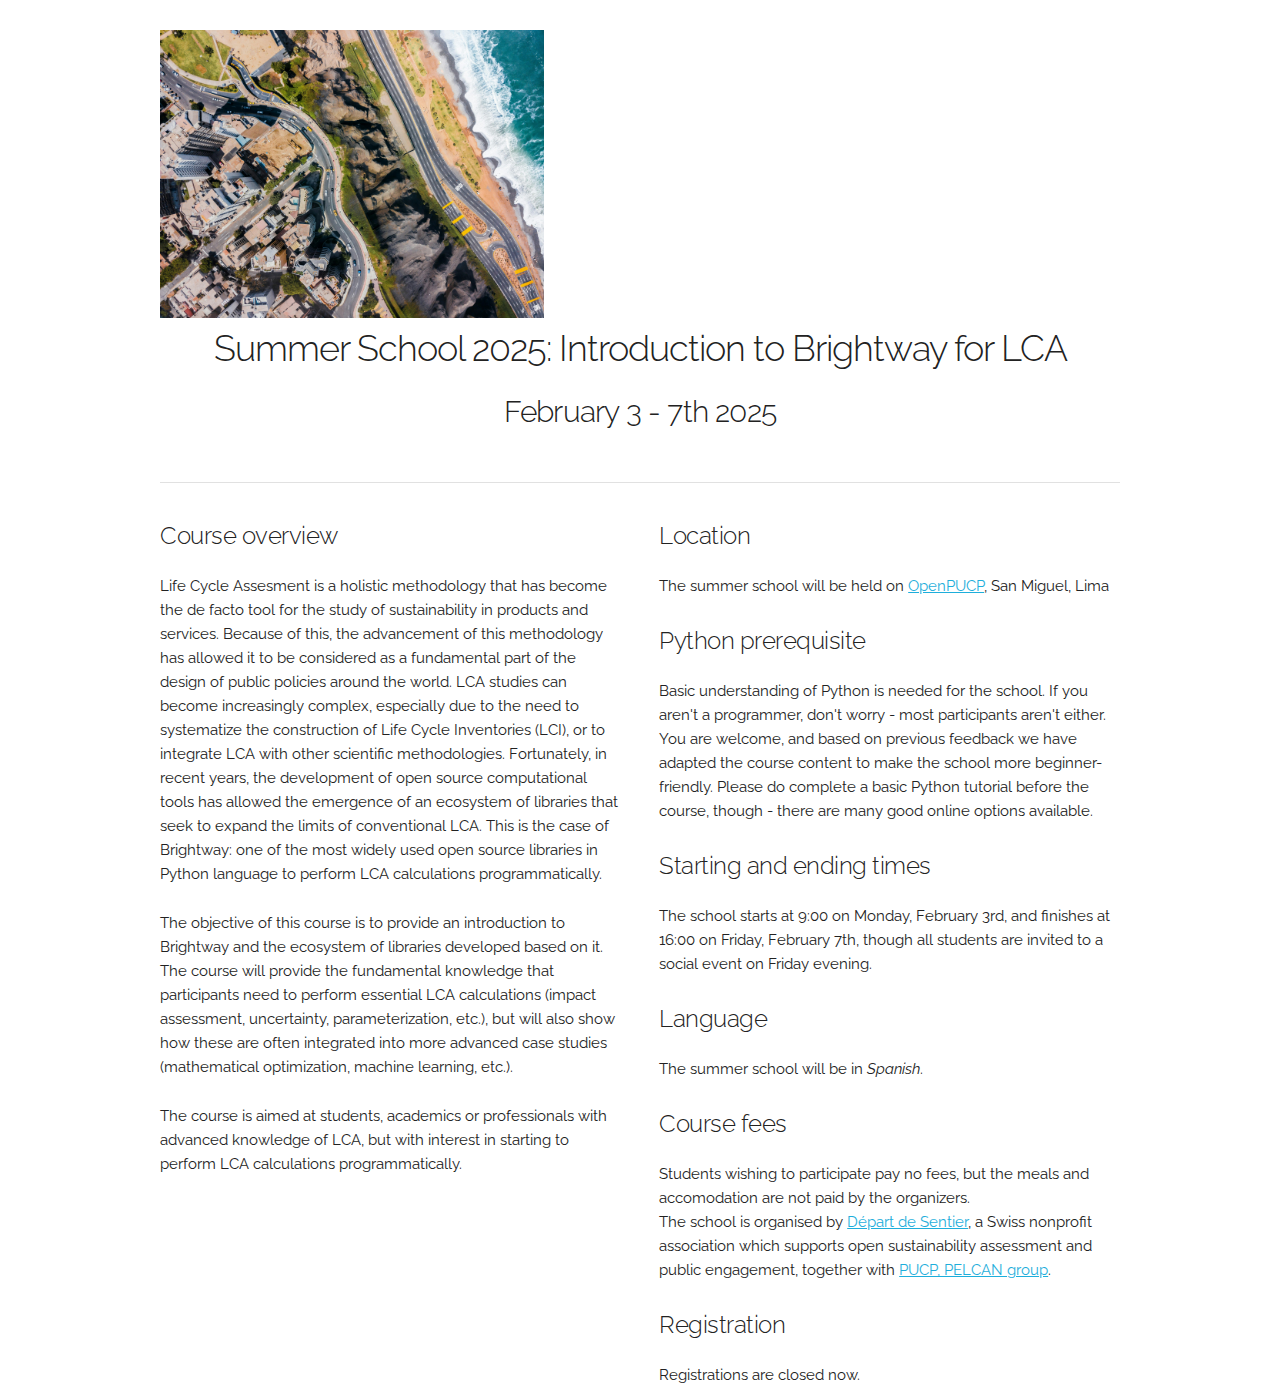
<file: schools/feb-25/index.html>
<!DOCTYPE html>
<html lang="en">
<head>

  <meta charset="utf-8">
  <title>DdS Summer School 2025</title>
  <meta name="description" content="Summer school 2025 information.">
  <meta name="author" content="Tomás NAVARRETE GUTIÉRREZ">

  <meta name="viewport" content="width=device-width, initial-scale=1">

  <link href="//fonts.googleapis.com/css?family=Raleway:400,300,600" rel="stylesheet" type="text/css">

  <link rel="stylesheet" href="/css/normalize.css">
  <link rel="stylesheet" href="/css/skeleton.css">
  <link rel="stylesheet" href="/css/dds.css">

  <!-- Generated using https://favicon.io/favicon-converter/, what a great service! -->
  <link rel="apple-touch-icon" sizes="180x180" href="/images/apple-touch-icon.png">
  <link rel="icon" type="image/png" sizes="32x32" href="/images/favicon-32x32.png">
  <link rel="icon" type="image/png" sizes="16x16" href="/images/favicon-16x16.png">
  <link rel="manifest" href="/site.webmanifest">

</head>
<body>
  <div class="container">
    <div class="header"></div>
    <div class="row" style="margin-top: 3rem;">
      <img class="groupphoto" src="images/pexels-willianjusten-22484277.jpg" alt="Photo by Willian Justen de Vasconcellos: https://www.pexels.com/photo/seaside-city-from-a-birds-eye-view-22484277/" style="max-width: 40%">
      <h3 style="text-align: center;">Summer School 2025: Introduction to Brightway for LCA</h3>
      <h4 style="text-align: center;">February 3 - 7th 2025 </h4>
    </div>
    <hr />
    <div class="row">
      <div class="one-half column">
        <h5>Course overview</h5>
	<p>
	Life Cycle Assesment is a holistic methodology that has become the de facto tool for the study of sustainability in products and services. Because of this, the advancement of this methodology has allowed it to be considered as a fundamental part of the design of public policies around the world. LCA studies can become increasingly complex, especially due to the need to systematize the construction of Life Cycle Inventories (LCI), or to integrate LCA with other scientific methodologies. Fortunately, in recent years, the development of open source computational tools has allowed the emergence of an ecosystem of libraries that seek to expand the limits of conventional LCA. This is the case of Brightway: one of the most widely used open source libraries in Python language to perform LCA calculations programmatically. </p>
	<p>
	The objective of this course is to provide an introduction to Brightway and the ecosystem of libraries developed based on it. The course will provide the fundamental knowledge that participants need to perform essential LCA calculations (impact assessment, uncertainty, parameterization, etc.), but will also show how these are often integrated into more advanced case studies (mathematical optimization, machine learning, etc.). </p>
	<p> The course is aimed at students, academics or professionals with advanced knowledge of LCA, but with interest in starting to perform LCA calculations programmatically. </p>
      </div>
      <div class="one-half column">
        <h5>Location</h5>
	<p>The summer school will be held on  <a href=https://www.linkedin.com/company/openpucp/>OpenPUCP</a>, San Miguel, Lima</p>
	<h5>Python prerequisite</h5>
        <p>Basic understanding of Python is needed for the school. If you aren't a programmer, don't worry - most participants aren't either. You are welcome, and based on previous feedback we have adapted the course content to make the school more beginner-friendly. Please do complete a basic Python tutorial before the course, though - there are many good online options available.</p>
        <h5>Starting and ending times</h5>
        <p>The school starts at 9:00 on Monday, February 3rd, and finishes at 16:00 on Friday, February 7th, though all students are invited to a social event on Friday evening.</p>
        <h5>Language</h5>
	<p>The summer school will be in <i>Spanish</i>.</p>
        <h5>Course fees</h5>
	Students wishing to participate pay no fees, but the meals and accomodation are not paid by the organizers.
	<p>The school is organised by <a href="https://www.d-d-s.ch/">Départ de Sentier</a>, a Swiss nonprofit association which supports open sustainability assessment and public engagement, together with <a href=#>PUCP, PELCAN group</a>.</p>
	<h5>Registration</h5>
	Registrations are closed now.
      </div>
    </div>
  </div>
</body>
</html>
</file>
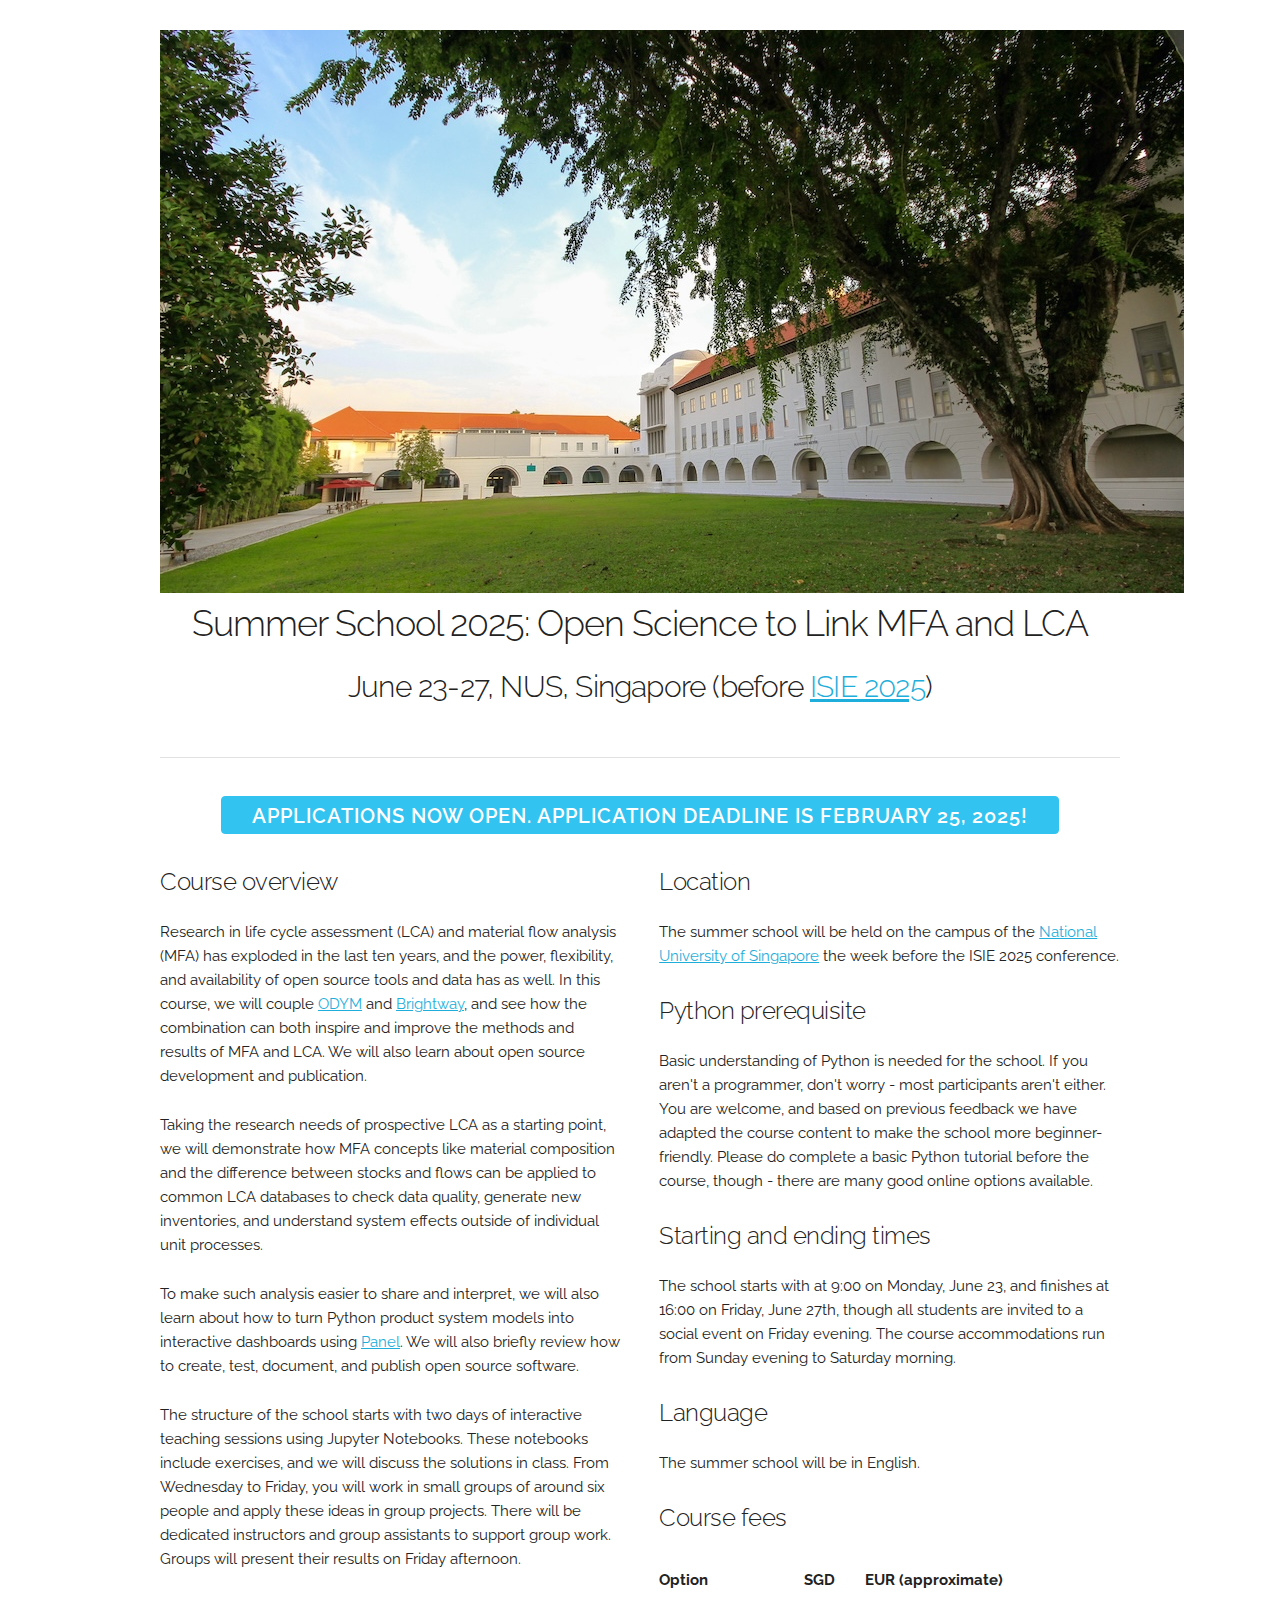
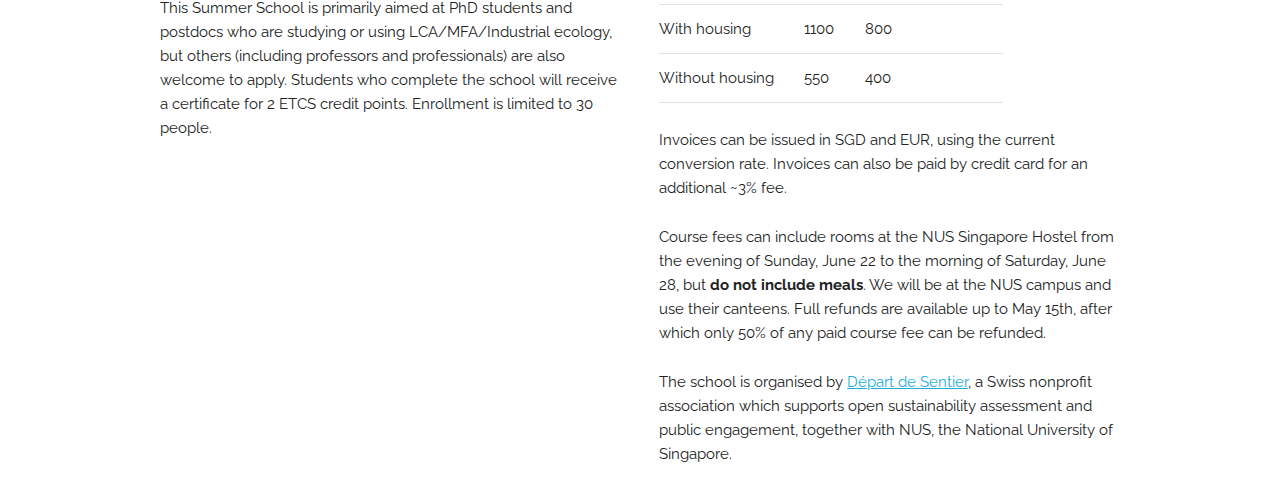
<file: schools/june-25/index.html>
<!DOCTYPE html>
<html lang="en">
<head>

  <meta charset="utf-8">
  <title>DdS Summer School 2025</title>
  <meta name="description" content="Summer school 2025 information and registration link.">
  <meta name="author" content="Chris Mutel">

  <meta name="viewport" content="width=device-width, initial-scale=1">

  <link href="//fonts.googleapis.com/css?family=Raleway:400,300,600" rel="stylesheet" type="text/css">

  <link rel="stylesheet" href="/css/normalize.css">
  <link rel="stylesheet" href="/css/skeleton.css">
  <link rel="stylesheet" href="/css/dds.css">

  <!-- Generated using https://favicon.io/favicon-converter/, what a great service! -->
  <link rel="apple-touch-icon" sizes="180x180" href="/images/apple-touch-icon.png">
  <link rel="icon" type="image/png" sizes="32x32" href="/images/favicon-32x32.png">
  <link rel="icon" type="image/png" sizes="16x16" href="/images/favicon-16x16.png">
  <link rel="manifest" href="/site.webmanifest">

</head>
<body>
  <div class="container">
    <div class="header"></div>
    <div class="row" style="margin-top: 3rem;">
      <img class="groupphoto" src="/images/Singapore.jpg" alt="NUS in Singapore; https://www.flickr.com/photos/mark-meng/15946276045/">
      <h3 style="text-align: center;">Summer School 2025: Open Science to Link MFA and LCA</h3>
      <h4 style="text-align: center;">June 23-27, NUS, Singapore (before <a href="https://isie2025.sg/">ISIE 2025</a>)</h4>
    </div>
    <hr />
    <div class="row">
      <div class="twelve columns">
        <div style="text-align: center;">
          <h4><a href="https://events.d-d-s.ch/applications/create/singapore-summer-school-2025/" class="button button-primary" style="font-size: 20px;">Applications now open. Application deadline is February 25, 2025!</a></h4>
        </div>
      </div>
    </div>
    <div class="row">
      <div class="one-half column">
        <h5>Course overview</h5>
        <p>Research in life cycle assessment (LCA) and material flow analysis (MFA) has exploded in the last ten years, and the power, flexibility, and availability of open source tools and data has as well. In this course, we will couple <a href="https://github.com/IndEcol/ODYM">ODYM</a> and <a href="https://docs.brightway.dev/en/latest/">Brightway</a>, and see how the combination can both inspire and improve the methods and results of MFA and LCA. We will also learn about open source development and publication.</p>
        <p>Taking the research needs of prospective LCA as a starting point, we will demonstrate how MFA concepts like material composition and the difference between stocks and flows can be applied to common LCA databases to check data quality, generate new inventories, and understand system effects outside of individual unit processes.</p>
        <p>To make such analysis easier to share and interpret, we will also learn about how to turn Python product system models into interactive dashboards using <a href="https://panel.holoviz.org/">Panel</a>. We will also briefly review how to create, test, document, and publish open source software.</p>
        <p>The structure of the school starts with two days of interactive teaching sessions using Jupyter Notebooks. These notebooks include exercises, and we will discuss the solutions in class. From Wednesday to Friday, you will work in small groups of around six people and apply these ideas in group projects. There will be dedicated instructors and group assistants to support group work. Groups will present their results on Friday afternoon.</p>
        <p>This Summer School is primarily aimed at PhD students and postdocs who are studying or using LCA/MFA/Industrial ecology, but others (including professors and professionals) are also welcome to apply. Students who complete the school will receive a certificate for 2 ETCS credit points. Enrollment is limited to 30 people.</p>
      </div>
      <div class="one-half column">
        <h5>Location</h5>
        <p>The summer school will be held on the campus of the <a href="https://nus.edu.sg/">National University of Singapore</a> the week before the ISIE 2025 conference.</p>
        <h5>Python prerequisite</h5>
        <p>Basic understanding of Python is needed for the school. If you aren't a programmer, don't worry - most participants aren't either. You are welcome, and based on previous feedback we have adapted the course content to make the school more beginner-friendly. Please do complete a basic Python tutorial before the course, though - there are many good online options available.</p>
        <h5>Starting and ending times</h5>
        <p>The school starts with at 9:00 on Monday, June 23, and finishes at 16:00 on Friday, June 27th, though all students are invited to a social event on Friday evening. The course accommodations run from Sunday evening to Saturday morning.</p>
        <h5>Language</h5>
        <p>The summer school will be in English.</p>
        <h5>Course fees</h5>
        <table>
          <thead>
            <tr>
              <th>Option</th>
              <th>SGD</th>
              <th>EUR (approximate)</th>
            </tr>
          </thead>
          <tbody>
            <tr>
              <td>With housing</td>
              <td>1100</td>
              <td>800</td>
            </tr>
            <tr>
              <td>Without housing</td>
              <td>550</td>
              <td>400</td>
            </tr>
          </tbody>
        </table>
        <p>Invoices can be issued in SGD and EUR, using the current conversion rate. Invoices can also be paid by credit card for an additional ~3% fee.</p>
        <p>Course fees can include rooms at the NUS Singapore Hostel from the evening of Sunday, June 22 to the morning of Saturday, June 28, but <b>do not include meals</b>. We will be at the NUS campus and use their canteens. Full refunds are available up to May 15th, after which only 50% of any paid course fee can be refunded.</p>
        <p>The school is organised by <a href="https://www.d-d-s.ch/">Départ de Sentier</a>, a Swiss nonprofit association which supports open sustainability assessment and public engagement, together with NUS, the National University of Singapore.</p>
      </div>
    </div>
  </div>
</body>
</html>
</file>
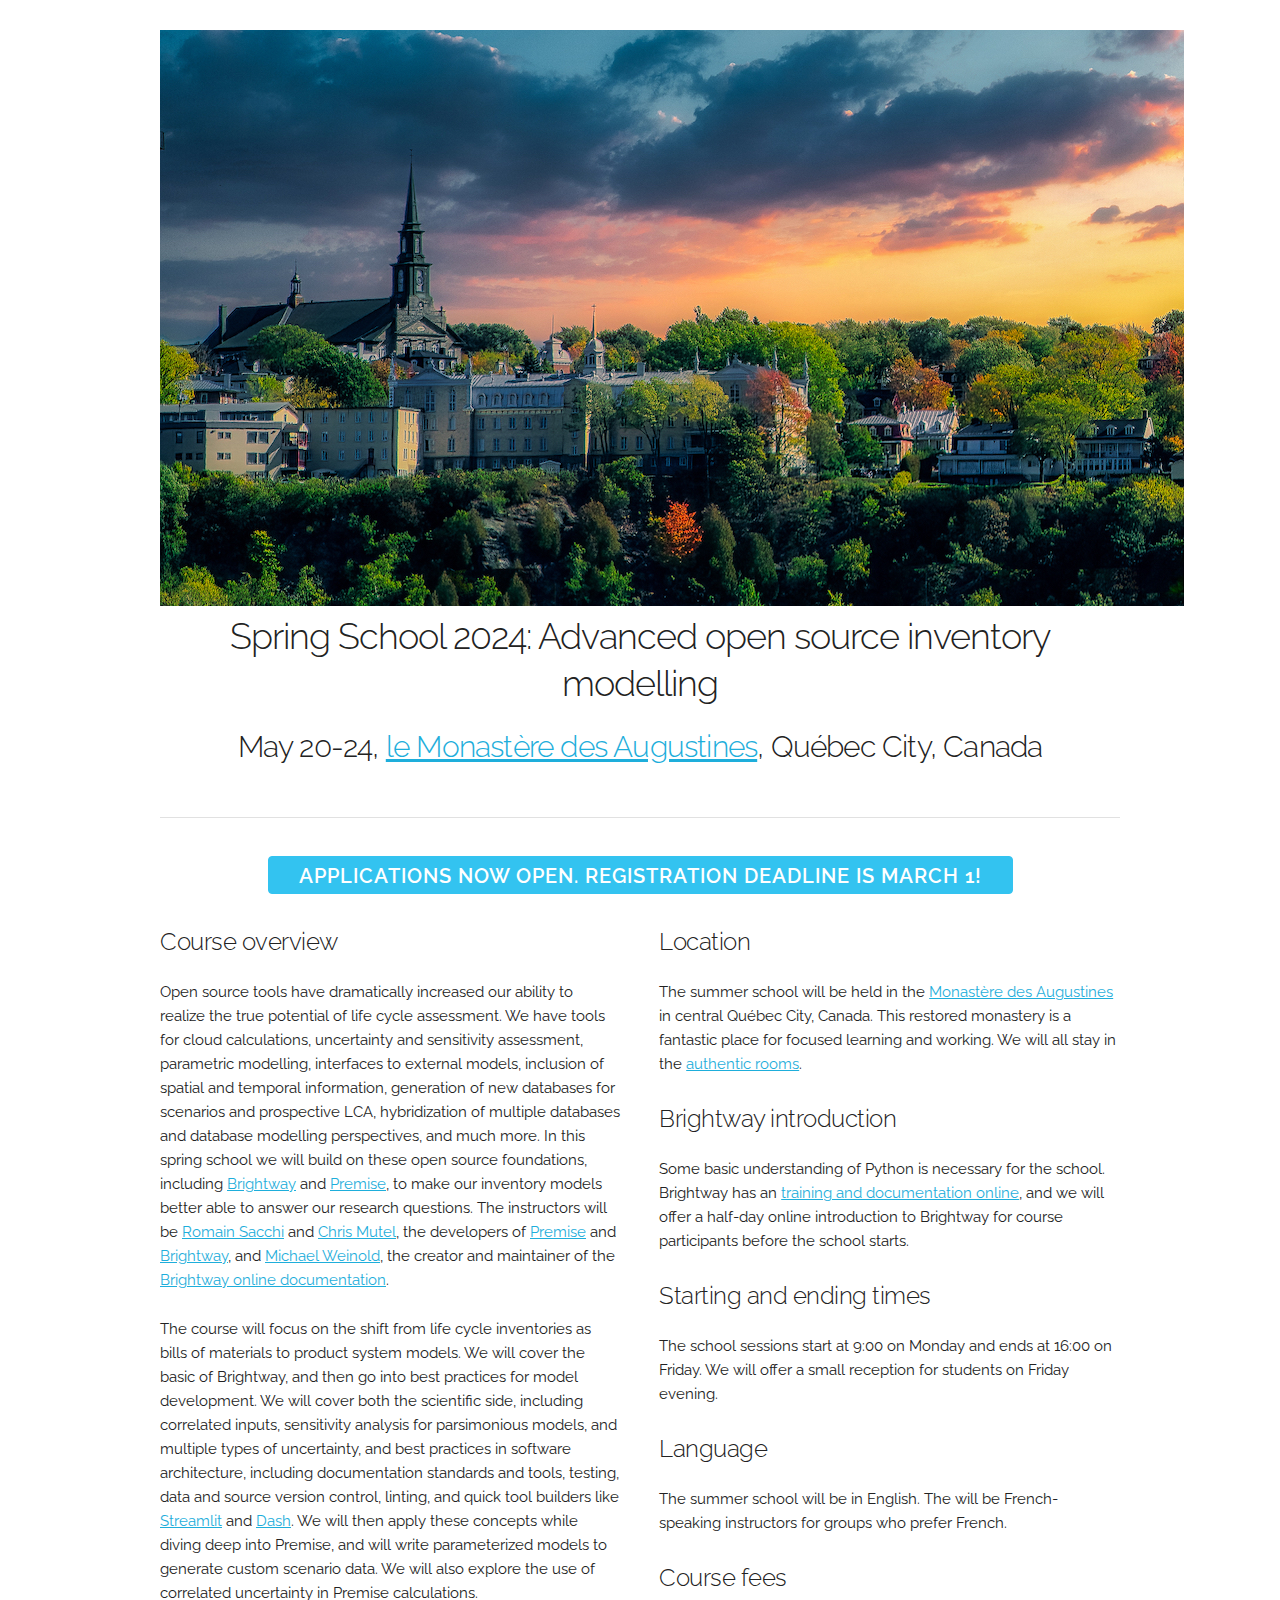
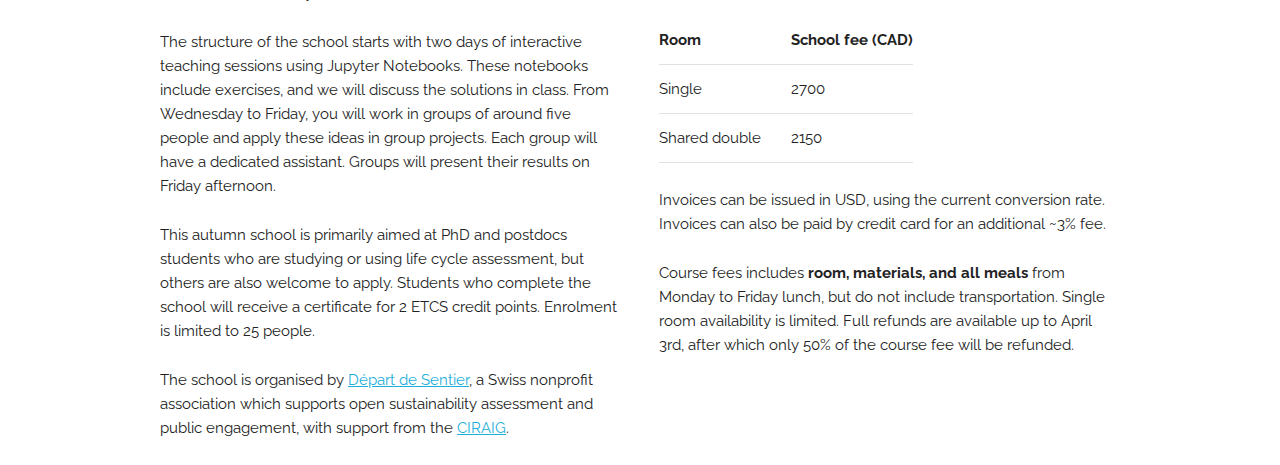
<file: schools/may-24/index.html>
<!DOCTYPE html>
<html lang="en">
<head>

  <meta charset="utf-8">
  <title>DdS Spring School 2024</title>
  <meta name="description" content="Sprint school 2024 information and registration link.">
  <meta name="author" content="Chris Mutel">

  <meta name="viewport" content="width=device-width, initial-scale=1">

  <link href="//fonts.googleapis.com/css?family=Raleway:400,300,600" rel="stylesheet" type="text/css">

  <link rel="stylesheet" href="/css/normalize.css">
  <link rel="stylesheet" href="/css/skeleton.css">
  <link rel="stylesheet" href="/css/dds.css">

  <!-- Generated using https://favicon.io/favicon-converter/, what a great service! -->
  <link rel="apple-touch-icon" sizes="180x180" href="/images/apple-touch-icon.png">
  <link rel="icon" type="image/png" sizes="32x32" href="/images/favicon-32x32.png">
  <link rel="icon" type="image/png" sizes="16x16" href="/images/favicon-16x16.png">
  <link rel="manifest" href="/site.webmanifest">

</head>
<body>
  <div class="container">
    <div class="header"></div>
    <div class="row" style="margin-top: 3rem;">
      <img class="groupphoto" src="/images/quebec-city.jpg" alt="Quebec City. From https://www.flickr.com/photos/geewhypics/49895939753/.">
      <h3 style="text-align: center;">Spring School 2024: Advanced open source inventory modelling</h3>
      <h4 style="text-align: center;">May 20-24, <a href="https://monastere.ca/">le Monastère des Augustines</a>, Québec City, Canada</h4>
    </div>
    <hr />
    <div class="row">
      <div class="twelve columns">
        <div style="text-align: center;">
          <h4><a href="https://docs.google.com/forms/d/e/1FAIpQLSdnLUawjn0eMiFWOE1zrWX9u9pdJ_BT_J9dtYqsOOYu5Sj2-w/viewform?usp=sf_link" class="button button-primary" style="font-size: 20px;">Applications now open. Registration deadline is March 1!</a></h4>
        </div>
      </div>
    </div>
    <div class="row">
      <div class="one-half column">
        <h5>Course overview</h5>
        <p>Open source tools have dramatically increased our ability to realize the true potential of life cycle assessment. We have tools for cloud calculations, uncertainty and sensitivity assessment, parametric modelling, interfaces to external models, inclusion of spatial and temporal information, generation of new databases for scenarios and prospective LCA, hybridization of multiple databases and database modelling perspectives, and much more. In this spring school we will build on these open source foundations, including <a href="https://docs.brightway.dev/en/latest/">Brightway</a> and <a href="https://github.com/polca/premise">Premise</a>, to make our inventory models better able to answer our research questions. The instructors will be <a href="https://www.psi.ch/en/ta/people/romain-sacchi">Romain Sacchi</a> and <a href="https://chris.mutel.org/">Chris Mutel</a>, the developers of <a href="https://github.com/polca/premise">Premise</a> and <a href="https://docs.brightway.dev/en/latest/">Brightway</a>, and <a href="https://www.psi.ch/de/ta/people/michael-weinold">Michael Weinold</a>, the creator and maintainer of the <a href="https://docs.brightway.dev/">Brightway online documentation</a>.</p>
        <p>The course will focus on the shift from life cycle inventories as bills of materials to product system models. We will cover the basic of Brightway, and then go into best practices for model development. We will cover both the scientific side, including correlated inputs, sensitivity analysis for parsimonious models, and multiple types of uncertainty, and best practices in software architecture, including documentation standards and tools, testing, data and source version control, linting, and quick tool builders like <a href="https://streamlit.io/">Streamlit</a> and <a href="https://dash.plotly.com/">Dash</a>. We will then apply these concepts while diving deep into Premise, and will write parameterized models to generate custom scenario data. We will also explore the use of correlated uncertainty in Premise calculations.</p>
        <p>The structure of the school starts with two days of interactive teaching sessions using Jupyter Notebooks. These notebooks include exercises, and we will discuss the solutions in class. From Wednesday to Friday, you will work in groups of around five people and apply these ideas in group projects. Each group will have a dedicated assistant. Groups will present their results on Friday afternoon.</p>
        <p>This autumn school is primarily aimed at PhD and postdocs students who are studying or using life cycle assessment, but others are also welcome to apply. Students who complete the school will receive a certificate for 2 ETCS credit points. Enrolment is limited to 25 people.</p>
        <p>The school is organised by <a href="https://www.d-d-s.ch/">Départ de Sentier</a>, a Swiss nonprofit association which supports open sustainability assessment and public engagement, with support from the <a href="https://ciraig.org/">CIRAIG</a>.</p>
      </div>
      <div class="one-half column">
        <h5>Location</h5>
        <p>The summer school will be held in the <a href="https://monastere.ca/">Monastère des Augustines</a> in central Québec City, Canada. This restored monastery is a fantastic place for focused learning and working. We will all stay in the <a href="https://monastere.ca/en/accommodation">authentic rooms</a>.</p>
        <h5>Brightway introduction</h5>
        <p>Some basic understanding of Python is necessary for the school. Brightway has an <a href="https://documentation.brightway.dev/en/latest/">training and documentation online</a>, and we will offer a half-day online introduction to Brightway for course participants before the school starts.</p>
        <h5>Starting and ending times</h5>
        <p>The school sessions start at 9:00 on Monday and ends at 16:00 on Friday. We will offer a small reception for students on Friday evening.</p>
        <h5>Language</h5>
        <p>The summer school will be in English. The will be French-speaking instructors for groups who prefer French.</p>
        <h5>Course fees</h5>
        <table>
          <thead>
            <tr>
              <th>Room</th>
              <th>School fee (CAD)</th>
            </tr>
          </thead>
          <tbody>
            <tr>
              <td>Single</td>
              <td>2700</td>
            </tr>
            <tr>
              <td>Shared double</td>
              <td>2150</td>
            </tr>
          </tbody>
        </table>
        <p>Invoices can be issued in USD, using the current conversion rate. Invoices can also be paid by credit card for an additional ~3% fee.</p>
        <p>Course fees includes <b>room, materials, and all meals</b> from Monday to Friday lunch, but do not include transportation. Single room availability is limited. Full refunds are available up to April 3rd, after which only 50% of the course fee will be refunded.</p>
      </div>
    </div>
  </div>
</body>
</html>
</file>
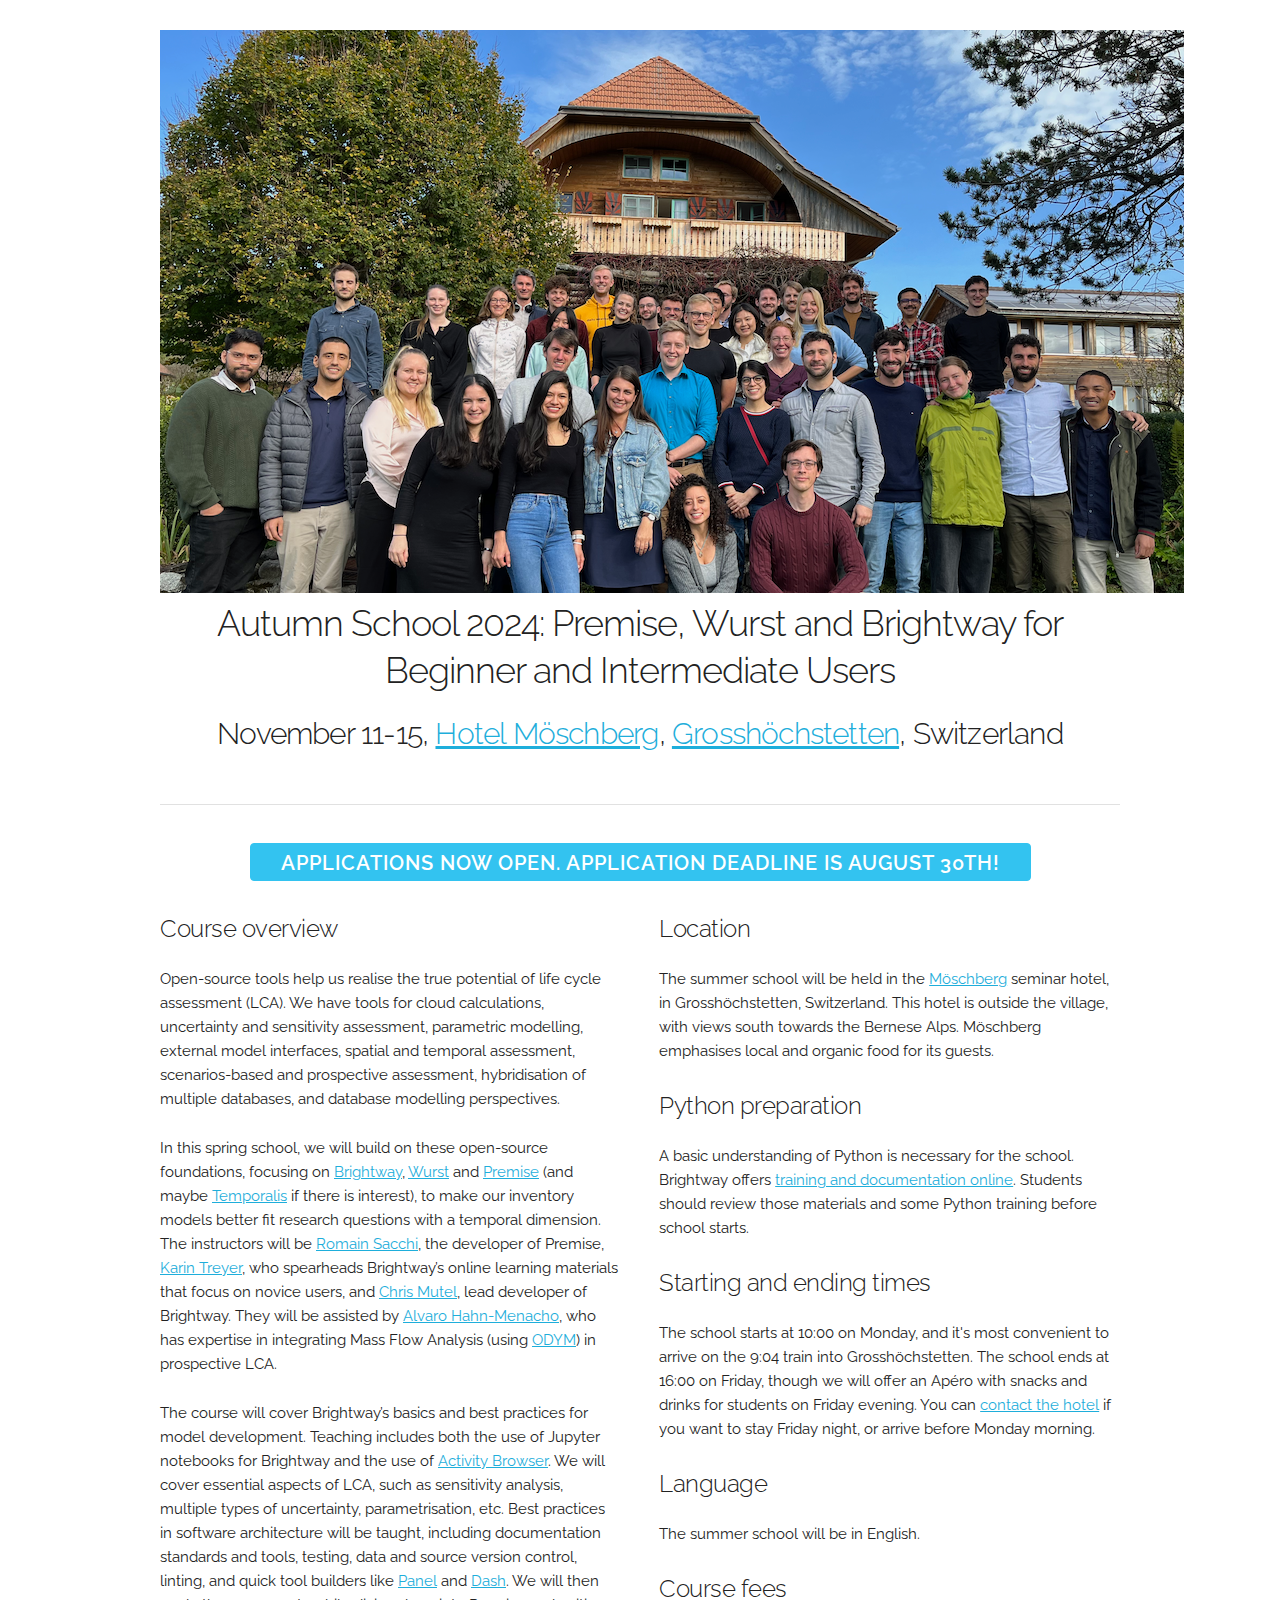
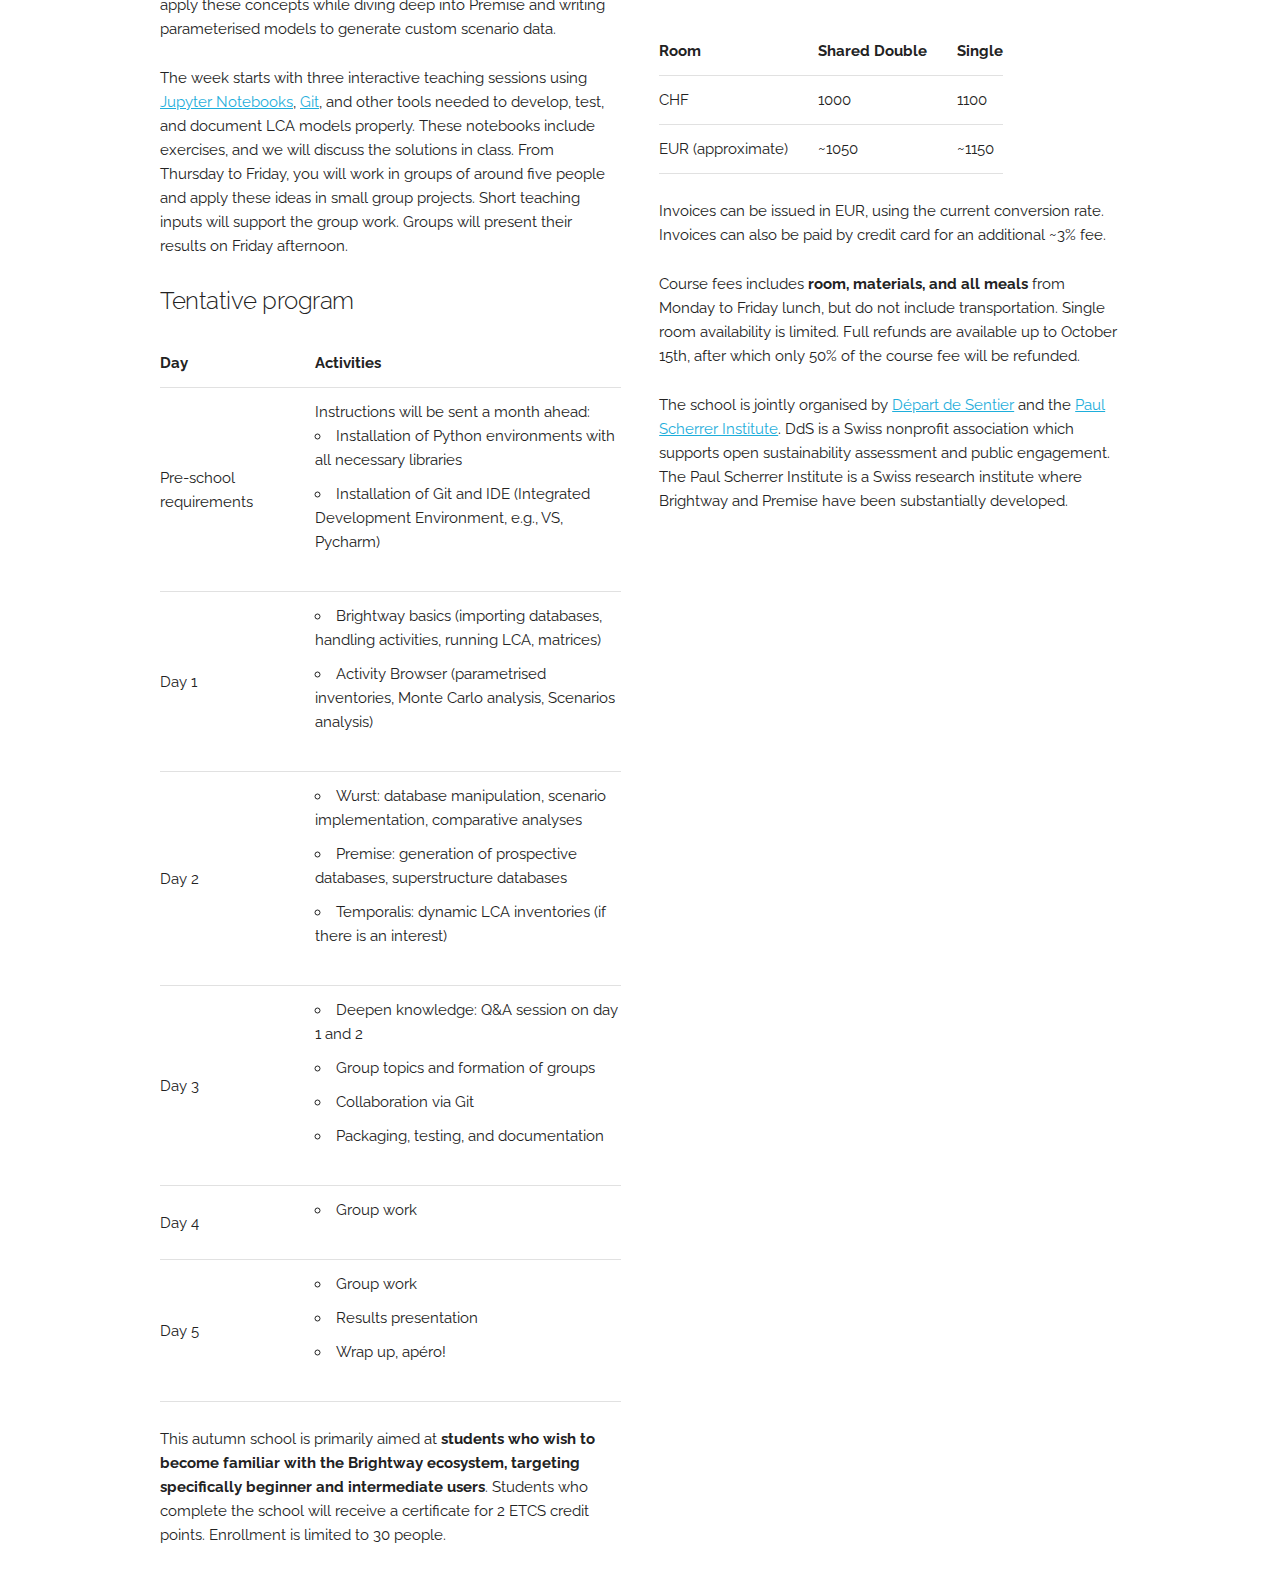
<file: schools/nov-24/index.html>
<!DOCTYPE html>
<html lang="en">
<head>

  <meta charset="utf-8">
  <title>DdS Autumn School 2024</title>
  <meta name="description" content="Premise & Brightway Autumn School 2024 information and registration link.">
  <meta name="author" content="Chris Mutel">

  <meta name="viewport" content="width=device-width, initial-scale=1">

  <link href="//fonts.googleapis.com/css?family=Raleway:400,300,600" rel="stylesheet" type="text/css">

  <link rel="stylesheet" href="/css/normalize.css">
  <link rel="stylesheet" href="/css/skeleton.css">
  <link rel="stylesheet" href="/css/dds.css">

  <!-- Generated using https://favicon.io/favicon-converter/, what a great service! -->
  <link rel="apple-touch-icon" sizes="180x180" href="/images/apple-touch-icon.png">
  <link rel="icon" type="image/png" sizes="32x32" href="/images/favicon-32x32.png">
  <link rel="icon" type="image/png" sizes="16x16" href="/images/favicon-16x16.png">
  <link rel="manifest" href="/site.webmanifest">

</head>
<body>
  <div class="container">
    <div class="header"></div>
    <div class="row" style="margin-top: 3rem;">
      <img class="groupphoto" src="/images/Group-picture-2022.png" alt="2022 group picture in Grosshöchstetten">
      <h3 style="text-align: center;">Autumn School 2024: Premise, Wurst and Brightway for Beginner and Intermediate Users</h3>
      <h4 style="text-align: center;">November 11-15, <a href="https://www.moeschberg.ch/">Hotel Möschberg</a>, <a href="https://map.search.ch/Grossh%C3%B6chstetten">Grosshöchstetten</a>, Switzerland</h4>
    </div>
    <hr />
    <div class="row">
      <div class="twelve columns">
        <div style="text-align: center;">
          <h4><a href="https://events.d-d-s.ch/event/autumn-II/registration" class="button button-primary" style="font-size: 20px;">Applications now open. Application deadline is August 30th!</a></h4>
        </div>
      </div>
    </div>
    <div class="row">
      <div class="one-half column">
        <h5>Course overview</h5>
        <p>Open-source tools help us realise the true potential of life cycle assessment (LCA). We have tools for cloud calculations, uncertainty and sensitivity assessment, parametric modelling, external model interfaces, spatial and temporal assessment, scenarios-based and prospective assessment, hybridisation of multiple databases, and database modelling perspectives.</p>
        <p>In this spring school, we will build on these open-source foundations, focusing on <a href="https://docs.brightway.dev/en/latest/">Brightway</a>, <a href="https://github.com/polca/wurst">Wurst</a> and <a href="https://github.com/polca/premise">Premise</a> (and maybe <a href="https://github.com/brightway-lca/temporalis">Temporalis</a> if there is interest), to make our inventory models better fit research questions with a temporal dimension.
          The instructors will be <a href="https://github.com/romainsacchi">Romain Sacchi</a>, the developer of Premise, <a href="https://www.psi.ch/en/ta/people/karin-treyer">Karin Treyer</a>, who spearheads Brightway’s online learning materials that focus on novice users, and <a href="https://chris.mutel.org/index.html">Chris Mutel</a>, lead developer of Brightway.
          They will be assisted by <a href="https://www.psi.ch/fr/ta/people/alvaro-jose-hahn-menacho">Alvaro Hahn-Menacho</a>, who has expertise in integrating Mass Flow Analysis (using <a href="https://github.com/IndEcol/ODYM">ODYM</a>) in prospective LCA.</p>
        <p>The course will cover Brightway’s basics and best practices for model development. Teaching includes both the use of Jupyter notebooks for Brightway and the use of <a href="https://github.com/LCA-ActivityBrowser/activity-browser">Activity Browser</a>. We will cover essential aspects of LCA, such as sensitivity analysis, multiple types of uncertainty, parametrisation, etc. Best practices in software architecture will be taught, including documentation standards and tools, testing, data and source version control, linting, and quick tool builders like <a href="https://panel.holoviz.org/">Panel</a> and <a href="https://dash.plotly.com/">Dash</a>.
          We will then apply these concepts while diving deep into Premise and writing parameterised models to generate custom scenario data.</p>
        <p>The week starts with three interactive teaching sessions using <a href="https://jupyter.org/">Jupyter Notebooks</a>, <a href="https://www.git-scm.com/">Git</a>, and other tools needed to develop, test, and document LCA models properly.
          These notebooks include exercises, and we will discuss the solutions in class. From Thursday to Friday, you will work in groups of around five people and apply these ideas in small group projects. Short teaching inputs will support the group work. Groups will present their results on Friday afternoon.</p>

        <h5>Tentative program</h5>
        <table>
        <thead>
        <tr>
          <th>Day</th>
          <th>Activities</th>
        </tr>
        </thead>
          <tbody>
        <tr>
          <td>Pre-school requirements</td>
          <td>Instructions will be sent a month ahead:
            <ul>
              <li>Installation of Python environments with all necessary libraries</li>
              <li>Installation of Git and IDE (Integrated Development Environment, e.g., VS, Pycharm)</li>
            </ul>
          </td>
        </tr>
        <tr>
          <td>Day 1</td>
          <td>
            <ul>
              <li>Brightway basics (importing databases, handling activities, running LCA, matrices)</li>
              <li>Activity Browser (parametrised inventories, Monte Carlo analysis, Scenarios analysis)</li>
            </ul>
          </td>
        </tr>
        <tr>
          <td>Day 2</td>
          <td>
            <ul>
              <li>Wurst: database manipulation, scenario implementation, comparative analyses</li>
              <li>Premise: generation of prospective databases, superstructure databases</li>
              <li>Temporalis: dynamic LCA inventories (if there is an interest)</li>
            </ul>
          </td>
        </tr>
        <tr>
          <td>Day 3</td>
          <td>
            <ul>
              <li>Deepen knowledge: Q&A session on day 1 and 2</li>
              <li>Group topics and formation of groups</li>
              <li>Collaboration via Git</li>
              <li>Packaging, testing, and documentation</li>
            </ul>
          </td>
        </tr>
        <tr>
          <td>Day 4</td>
          <td>
            <ul>
              <li>Group work</li>
            </ul>
          </td>
        </tr>
        <tr>
          <td>Day 5</td>
          <td>
            <ul>
              <li>Group work</li>
              <li>Results presentation</li>
              <li>Wrap up, apéro!</li>
            </ul>
          </td>
        </tr>
        </tbody>
      </table>

        <p>This autumn school is primarily aimed at <b>students who wish to become familiar with the Brightway ecosystem, targeting specifically beginner and intermediate users</b>. Students who complete the school will receive a certificate for 2 ETCS credit points. Enrollment is limited to 30 people.</p>
      </div>
      <div class="one-half column">
        <h5>Location</h5>
        <p>The summer school will be held in the <a href="https://www.moeschberg.ch/">Möschberg</a> seminar hotel, in Grosshöchstetten, Switzerland. This hotel is outside the village, with views south towards the Bernese Alps. Möschberg emphasises local and organic food for its guests.</p>
        <h5>Python preparation</h5>
        <p>A basic understanding of Python is necessary for the school. Brightway offers <a href="https://documentation.brightway.dev/en/latest/">training and documentation online</a>. Students should review those materials and some Python training before school starts.</p>
        <h5>Starting and ending times</h5>
        <p>The school starts at 10:00 on Monday, and it's most convenient to arrive on the 9:04 train into Grosshöchstetten. The school ends at 16:00 on Friday, though we will offer an Apéro with snacks and drinks for students on Friday evening. You can <a href="https://www.moeschberg.ch/lageplan/">contact the hotel</a> if you want to stay Friday night, or arrive before Monday morning.</p>
        <h5>Language</h5>
        <p>The summer school will be in English.</p>
        <h5>Course fees</h5>
        <table>
          <thead>
            <tr>
              <th>Room</th>
              <th>Shared Double</th>
              <th>Single</th>
            </tr>
          </thead>
          <tbody>
            <tr>
              <td>CHF</td>
              <td>1000</td>
              <td>1100</td>
            </tr>
            <tr>
              <td>EUR (approximate)</td>
              <td>~1050</td>
              <td>~1150</td>
            </tr>
          </tbody>
        </table>
        <p>Invoices can be issued in EUR, using the current conversion rate. Invoices can also be paid by credit card for an additional ~3% fee.</p>
        <p>Course fees includes <b>room, materials, and all meals</b> from Monday to Friday lunch, but do not include transportation. Single room availability is limited. Full refunds are available up to October 15th, after which only 50% of the course fee will be refunded.</p>
        <p>The school is jointly organised by <a href="https://www.d-d-s.ch/">Départ de Sentier</a> and the <a href="https://www.psi.ch/en/lea">Paul Scherrer Institute</a>. DdS is a Swiss nonprofit association which supports open sustainability assessment and public engagement. The Paul Scherrer Institute is a Swiss research institute where Brightway and Premise have been substantially developed.</p>
      </div>
    </div>
  </div>
</body>
</html>
</file>
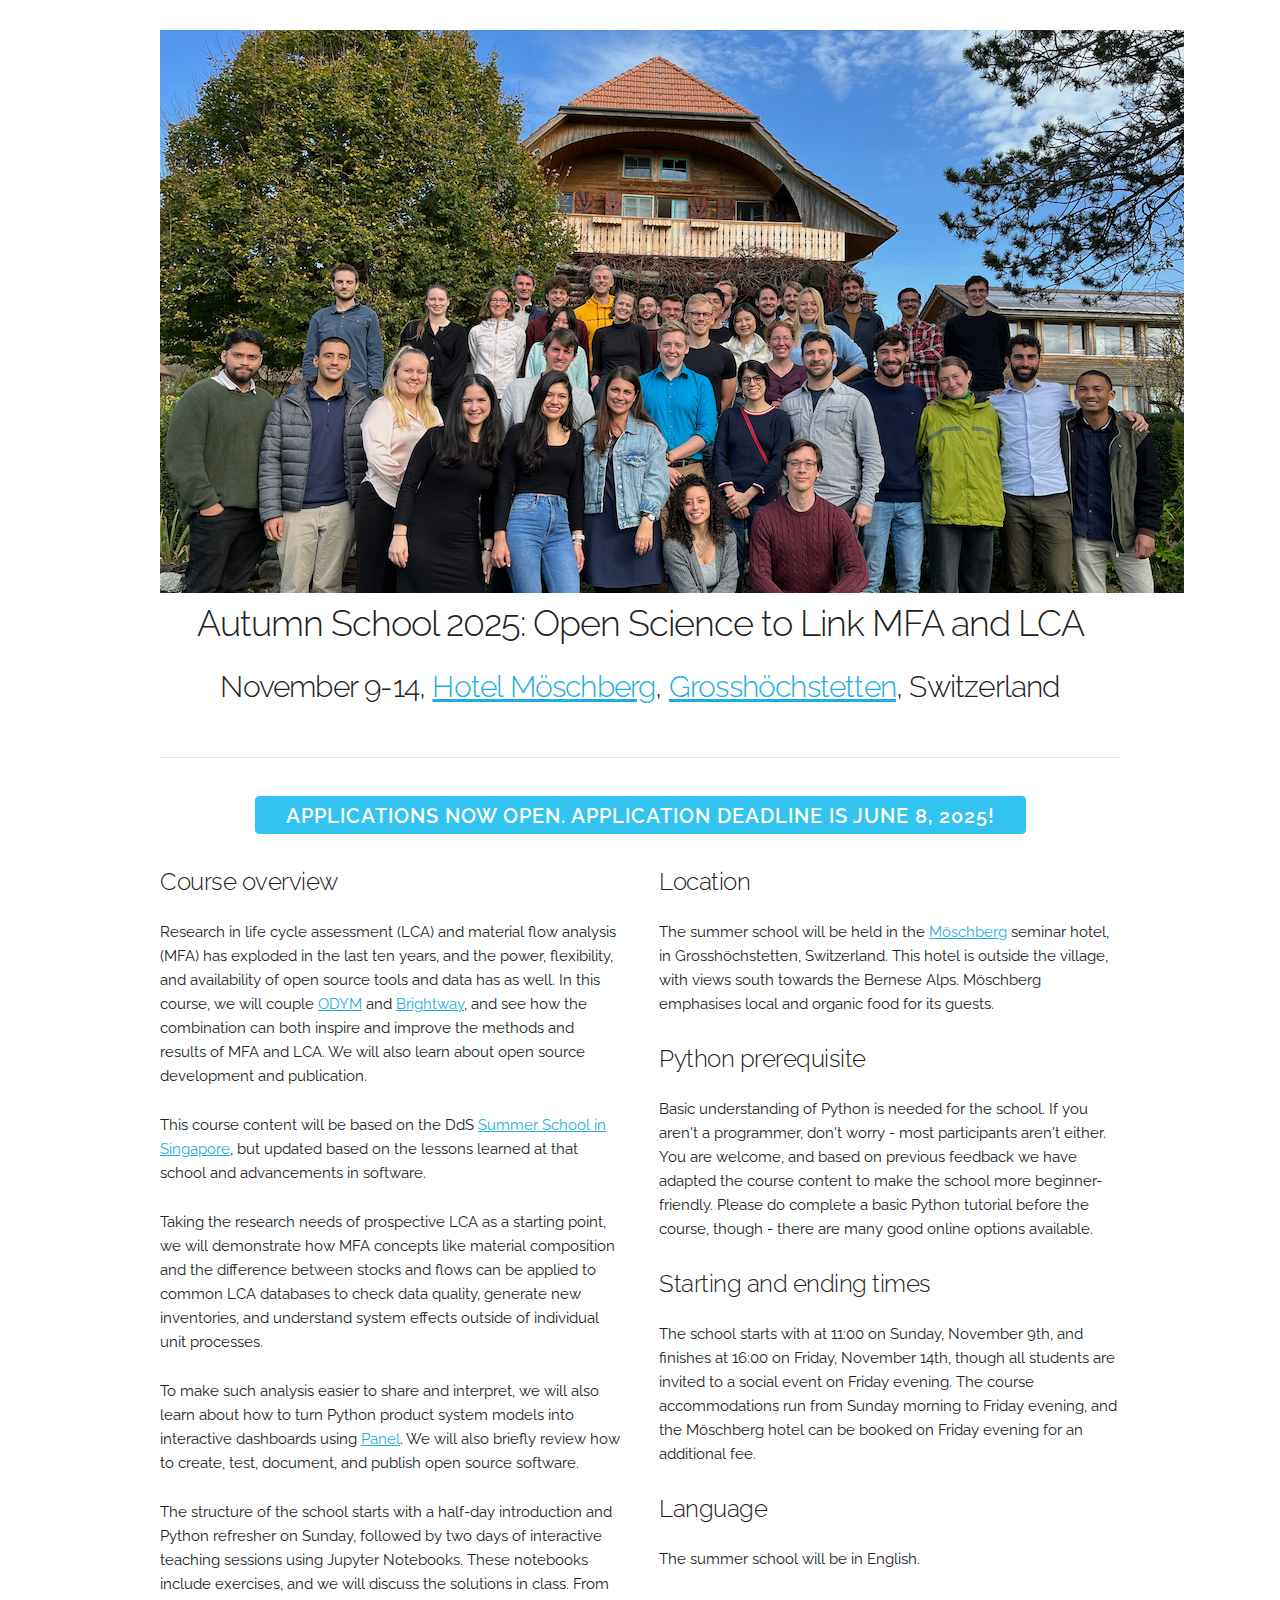
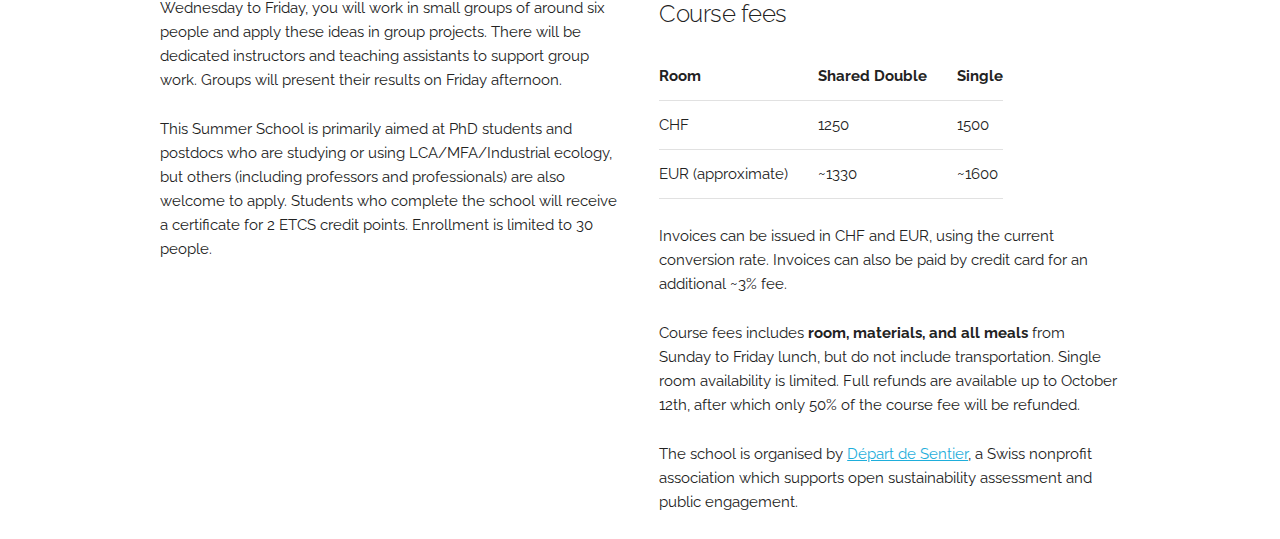
<file: schools/nov-25/index.html>
<!DOCTYPE html>
<html lang="en">
<head>

  <meta charset="utf-8">
  <title>DdS Autumn School 2025</title>
  <meta name="description" content="Autumn School 2025 information and registration link.">
  <meta name="author" content="Chris Mutel">

  <meta name="viewport" content="width=device-width, initial-scale=1">

  <link href="//fonts.googleapis.com/css?family=Raleway:400,300,600" rel="stylesheet" type="text/css">

  <link rel="stylesheet" href="/css/normalize.css">
  <link rel="stylesheet" href="/css/skeleton.css">
  <link rel="stylesheet" href="/css/dds.css">

  <!-- Generated using https://favicon.io/favicon-converter/, what a great service! -->
  <link rel="apple-touch-icon" sizes="180x180" href="/images/apple-touch-icon.png">
  <link rel="icon" type="image/png" sizes="32x32" href="/images/favicon-32x32.png">
  <link rel="icon" type="image/png" sizes="16x16" href="/images/favicon-16x16.png">
  <link rel="manifest" href="/site.webmanifest">

</head>
<body>
  <div class="container">
    <div class="header"></div>
    <div class="row" style="margin-top: 3rem;">
      <img class="groupphoto" src="/images/Group-picture-2022.png" alt="Group portrait of 2022 participants">
      <h3 style="text-align: center;">Autumn School 2025: Open Science to Link MFA and LCA</h3>
      <h4 style="text-align: center;">November 9-14, <a href="https://www.moeschberg.ch/">Hotel Möschberg</a>, <a href="https://map.search.ch/Grossh%C3%B6chstetten">Grosshöchstetten</a>, Switzerland</h4>
    </div>
    <hr />
    <div class="row">
      <div class="twelve columns">
        <div style="text-align: center;">
          <h4><a href="https://events.d-d-s.ch/applications/create/autumn-school-2025-applications/" class="button button-primary" style="font-size: 20px;">Applications now open. Application deadline is June 8, 2025!</a></h4>
        </div>
      </div>
    </div>
    <div class="row">
      <div class="one-half column">
        <h5>Course overview</h5>
        <p>Research in life cycle assessment (LCA) and material flow analysis (MFA) has exploded in the last ten years, and the power, flexibility, and availability of open source tools and data has as well. In this course, we will couple <a href="https://github.com/IndEcol/ODYM">ODYM</a> and <a href="https://docs.brightway.dev/en/latest/">Brightway</a>, and see how the combination can both inspire and improve the methods and results of MFA and LCA. We will also learn about open source development and publication.</p>
        <p>This course content will be based on the DdS <a href="https://www.d-d-s.ch/schools/june-25/">Summer School in Singapore</a>, but updated based on the lessons learned at that school and advancements in software.</p>
        <p>Taking the research needs of prospective LCA as a starting point, we will demonstrate how MFA concepts like material composition and the difference between stocks and flows can be applied to common LCA databases to check data quality, generate new inventories, and understand system effects outside of individual unit processes.</p>
        <p>To make such analysis easier to share and interpret, we will also learn about how to turn Python product system models into interactive dashboards using <a href="https://panel.holoviz.org/">Panel</a>. We will also briefly review how to create, test, document, and publish open source software.</p>
        <p>The structure of the school starts with a half-day introduction and Python refresher on Sunday, followed by two days of interactive teaching sessions using Jupyter Notebooks. These notebooks include exercises, and we will discuss the solutions in class. From Wednesday to Friday, you will work in small groups of around six people and apply these ideas in group projects. There will be dedicated instructors and teaching assistants to support group work. Groups will present their results on Friday afternoon.</p>
        <p>This Summer School is primarily aimed at PhD students and postdocs who are studying or using LCA/MFA/Industrial ecology, but others (including professors and professionals) are also welcome to apply. Students who complete the school will receive a certificate for 2 ETCS credit points. Enrollment is limited to 30 people.</p>
      </div>
      <div class="one-half column">
        <h5>Location</h5>
        <p>The summer school will be held in the <a href="https://www.moeschberg.ch/">Möschberg</a> seminar hotel, in Grosshöchstetten, Switzerland. This hotel is outside the village, with views south towards the Bernese Alps. Möschberg emphasises local and organic food for its guests.</p>
        <h5>Python prerequisite</h5>
        <p>Basic understanding of Python is needed for the school. If you aren't a programmer, don't worry - most participants aren't either. You are welcome, and based on previous feedback we have adapted the course content to make the school more beginner-friendly. Please do complete a basic Python tutorial before the course, though - there are many good online options available.</p>
        <h5>Starting and ending times</h5>
        <p>The school starts with at 11:00 on Sunday, November 9th, and finishes at 16:00 on Friday, November 14th, though all students are invited to a social event on Friday evening. The course accommodations run from Sunday morning to Friday evening, and the Möschberg hotel can be booked on Friday evening for an additional fee.</p>
        <h5>Language</h5>
        <p>The summer school will be in English.</p>
        <h5>Course fees</h5>
        <table>
          <thead>
            <tr>
              <th>Room</th>
              <th>Shared Double</th>
              <th>Single</th>
            </tr>
          </thead>
          <tbody>
            <tr>
              <td>CHF</td>
              <td>1250</td>
              <td>1500</td>
            </tr>
            <tr>
              <td>EUR (approximate)</td>
              <td>~1330</td>
              <td>~1600</td>
            </tr>
          </tbody>
        </table>
        <p>Invoices can be issued in CHF and EUR, using the current conversion rate. Invoices can also be paid by credit card for an additional ~3% fee.</p>
        <p>Course fees includes <b>room, materials, and all meals</b> from Sunday to Friday lunch, but do not include transportation. Single room availability is limited. Full refunds are available up to October 12th, after which only 50% of the course fee will be refunded.</p>
        <p>The school is organised by <a href="https://www.d-d-s.ch/">Départ de Sentier</a>, a Swiss nonprofit association which supports open sustainability assessment and public engagement.</p>
      </div>
    </div>
  </div>
</body>
</html>
</file>
<file: assets/css/dds.css>
/* =============================================
   Départ de Sentier — Modern Design System
   DdS Brand Guidelines
   ============================================= */

/* --- Brand Font (Open Source: Nunito) --- */
@import url('https://fonts.googleapis.com/css2?family=Nunito:wght@300;400;700&display=swap');

/* --- Brand Colors (CSS Variables) --- */
:root {
  /* DdS Brand Palette */
  --color-primary-dark-green: #3C5343;
  --color-primary-beige: #F0EEE1;

  /* Shorthand aliases */
  --primary-dark-green: #3C5343;
  --primary-beige: #F0EEE1;
  --color-accent-sage: #84AE99;
  --color-dark-charcoal: #2B2B2B;

  /* Semantic mappings */
  --color-primary: var(--color-primary-dark-green);
  --color-primary-light: #4a6652;
  --color-primary-dark: #2d3f33;
  --color-accent: var(--color-accent-sage);
  --color-bg: var(--color-primary-beige);
  --color-bg-subtle: #e8e6d9;
  --color-bg-muted: #e0ded1;
  --color-text: var(--color-dark-charcoal);
  --color-text-secondary: var(--color-dark-charcoal);
  --color-text-muted: #555555;
  --color-border: #d4d2c5;
  --color-link: var(--color-primary-dark-green);
  --color-link-hover: var(--color-accent-sage);
}

/* --- CSS Variables (continued) --- */
:root {
  --font-body: 'Nunito', sans-serif;
  --font-heading: 'Nunito', sans-serif;

  --space-xs: 0.5rem;
  --space-sm: 1rem;
  --space-md: 1.5rem;
  --space-lg: 2.5rem;
  --space-xl: 4rem;
  --space-2xl: 6rem;

  --max-width: 1080px;
  --border-radius: 8px;
  --transition: 0.2s ease;
}

/* --- Page Transitions --- */
@keyframes fadeInUp {
  from {
    opacity: 0;
    transform: translateY(10px);
  }
  to {
    opacity: 1;
    transform: translateY(0);
  }
}

main {
  animation: fadeInUp 0.4s ease forwards;
}

.fade-out main {
  animation: none;
  opacity: 0;
  transform: translateY(-10px);
  transition: opacity 0.3s ease, transform 0.3s ease;
}

/* --- Reset & Base --- */
*, *::before, *::after {
  box-sizing: border-box;
}

html {
  font-size: 16px;
  scroll-behavior: smooth;
  -webkit-font-smoothing: antialiased;
  -moz-osx-font-smoothing: grayscale;
}

body {
  margin: 0;
  padding: 0;
  font-family: var(--font-body);
  font-size: 1rem;
  line-height: 1.7;
  color: var(--color-text);
  background-color: var(--color-bg);
  overflow-x: hidden;
}

img {
  max-width: 100%;
  height: auto;
  display: block;
}

a {
  color: var(--color-link);
  text-decoration: none;
  border-bottom: 1px solid transparent;
  transition: color var(--transition), border-color var(--transition);
}

a:hover {
  color: var(--color-link-hover);
  border-bottom-color: var(--color-link-hover);
}

/* --- Typography --- */
h1, h2, h3, h4, h5, h6 {
  font-family: var(--font-heading);
  font-weight: 600;
  color: var(--color-primary);
  margin-top: 0;
  line-height: 1.3;
}

h1 { font-size: clamp(1.75rem, 5vw, 2.5rem); margin-bottom: var(--space-md); letter-spacing: -0.02em; }
h2 { font-size: clamp(1.35rem, 4vw, 1.75rem); margin-bottom: var(--space-sm); letter-spacing: -0.01em; }
h3 { font-size: clamp(1.1rem, 3vw, 1.25rem); margin-bottom: var(--space-sm); }
h4 { font-size: 1.1rem; margin-bottom: var(--space-xs); }

p {
  margin-top: 0;
  margin-bottom: var(--space-md);
  color: var(--color-dark-charcoal);
}

hr {
  border: none;
  border-top: 1px solid var(--color-border);
  margin: var(--space-xl) 0;
}

ul {
  padding-left: var(--space-md);
  margin-top: 0;
}

li {
  margin-bottom: var(--space-xs);
  color: var(--color-dark-charcoal);
}

/* --- Layout --- */
.site-container {
  max-width: var(--max-width);
  margin: 0 auto;
  padding: 0 var(--space-lg);
  width: 100%;
  box-sizing: border-box;
}

/* Prevent horizontal overflow globally */
*, *::before, *::after {
  max-width: 100%;
}

/* --- Navigation --- */
.site-nav {
  border-bottom: 1px solid var(--color-border);
  padding: var(--space-md) 0;
  position: relative;
  z-index: 200;
}

.site-nav .site-container {
  display: flex;
  align-items: center;
  justify-content: space-between;
}

.nav-logo {
  height: 160px;
  width: auto;
  max-width: 200px;
}

/* --- Hamburger Button --- */
.nav-hamburger {
  display: none;
  flex-direction: column;
  justify-content: center;
  align-items: center;
  gap: 5px;
  width: 48px;
  height: 48px;
  background: none;
  border: none;
  cursor: pointer;
  padding: 8px;
  border-radius: var(--border-radius);
  transition: background-color var(--transition);
  flex-shrink: 0;
}

.nav-hamburger:hover {
  background-color: var(--color-bg-subtle);
}

.nav-hamburger span {
  display: block;
  width: 22px;
  height: 2px;
  background-color: var(--color-text);
  border-radius: 2px;
  transition: transform 0.3s ease, opacity 0.3s ease;
}

.nav-hamburger.is-open span:nth-child(1) {
  transform: translateY(7px) rotate(45deg);
}

.nav-hamburger.is-open span:nth-child(2) {
  opacity: 0;
}

.nav-hamburger.is-open span:nth-child(3) {
  transform: translateY(-7px) rotate(-45deg);
}

.nav-links {
  display: flex;
  flex-wrap: wrap;
  gap: var(--space-xs) var(--space-sm);
  list-style: none;
  margin: 0;
  padding: 0;
  align-items: center;
}

.nav-links a {
  font-family: var(--font-body);
  font-size: 1rem;
  font-weight: 500;
  color: var(--color-text-secondary);
  border-bottom: none;
  padding: var(--space-xs) 0;
  transition: color 0.3s ease;
}

.nav-links a:hover {
  color: var(--color-link-hover);
}

.nav-links .nav-cta a {
  background-color: var(--color-primary);
  color: white;
  padding: 0.5rem 1.1rem;
  border-radius: var(--border-radius);
  font-weight: 600;
  transition: background-color var(--transition), transform var(--transition);
}

.nav-links .nav-cta a:hover {
  background-color: var(--color-primary-light);
  color: white;
  border-bottom: none;
  transform: translateY(-1px);
}

/* --- Nav Dropdown --- */
.nav-dropdown {
  position: relative;
}

.nav-dropdown-menu {
  position: absolute;
  top: 100%;
  left: 50%;
  transform: translateX(-50%);
  background: var(--color-bg);
  border: 1px solid var(--color-border);
  border-radius: var(--border-radius);
  box-shadow: 0 4px 16px rgba(0, 0, 0, 0.08);
  padding: var(--space-xs) 0;
  margin: 0;
  list-style: none;
  min-width: 160px;
  z-index: 100;
  opacity: 0;
  visibility: hidden;
  pointer-events: none;
  transition: opacity 0.3s ease, visibility 0.3s ease;
}

.nav-dropdown-menu::before {
  content: '';
  position: absolute;
  left: 0;
  right: 0;
  bottom: 100%;
  height: 20px;
  background: transparent;
}

.nav-dropdown:hover .nav-dropdown-menu {
  opacity: 1;
  visibility: visible;
  pointer-events: auto;
}

.nav-dropdown-menu li {
  margin: 0;
}

.nav-dropdown-menu a {
  display: block;
  padding: var(--space-xs) var(--space-md);
  font-family: var(--font-body);
  font-size: 0.9rem;
  font-weight: 500;
  color: var(--color-text-secondary);
  white-space: nowrap;
  border-bottom: none;
  transition: background-color 0.3s ease, color 0.3s ease;
}

.nav-dropdown-menu a:hover {
  background-color: var(--color-bg-subtle);
  color: var(--color-primary);
  border-bottom: none;
}

/* About & Events dropdowns: Primary Beige background, Accent Sage on hover */
.nav-dropdown-about .nav-dropdown-menu,
.nav-dropdown-events .nav-dropdown-menu {
  background: var(--color-primary-beige);
  border-color: var(--color-border);
}

.nav-dropdown-about .nav-dropdown-menu a,
.nav-dropdown-events .nav-dropdown-menu a {
  color: var(--color-dark-charcoal);
  font-family: var(--font-body);
}

.nav-dropdown-about .nav-dropdown-menu a:hover,
.nav-dropdown-events .nav-dropdown-menu a:hover {
  background-color: var(--color-accent-sage);
  color: white;
  border-bottom: none;
}

.nav-dropdown-toggle {
  cursor: pointer;
}

/* --- Hero Section --- */
.hero {
  padding: var(--space-2xl) 0;
  text-align: center;
}

.hero-logo {
  max-width: 480px;
  margin: 0 auto var(--space-lg);
}

.hero-tagline {
  font-size: 1.2rem;
  line-height: 1.8;
  color: var(--color-text-secondary);
  max-width: 640px;
  margin: 0 auto;
}

/* --- Hero Fullscreen (Home Page) --- */
.hero-fullscreen {
  position: relative;
  display: flex;
  flex-direction: column;
  align-items: center;
  justify-content: center;
  min-height: 70vh;
  padding: var(--space-2xl) var(--space-lg);
  overflow: hidden;
}

.hero-bg {
  position: absolute;
  inset: 0;
  z-index: 0;
}

.hero-bg-image {
  width: 100%;
  height: 100%;
  object-fit: cover;
  display: block;
}

.hero-overlay {
  position: absolute;
  inset: 0;
  background: rgba(0, 0, 0, 0.3);
  z-index: 1;
}

.hero-content {
  position: relative;
  z-index: 2;
  text-align: center;
  max-width: 900px;
}

.hero-typewriter {
  font-family: var(--font-body);
  font-weight: 300;
  font-size: 1.75rem;
  line-height: 1.3;
  color: #FFFFFF;
  margin: 0;
  letter-spacing: -0.02em;
  min-height: 2.6em;
}

@media (min-width: 768px) {
  .hero-typewriter {
    font-size: 2.5rem;
  }
}

@media (min-width: 1024px) {
  .hero-typewriter {
    font-size: 3rem;
  }
}

.hero-scroll-indicator {
  position: absolute;
  bottom: var(--space-lg);
  left: 50%;
  transform: translateX(-50%);
  z-index: 2;
  color: #84AE99;
  padding: var(--space-sm);
  animation: hero-scroll-bounce 2s ease-in-out infinite;
  transition: color 0.2s ease;
}

.hero-scroll-indicator:hover {
  color: #3C5343;
}

.hero-scroll-indicator svg {
  display: block;
}

@keyframes hero-scroll-bounce {
  0%, 100% { transform: translateX(-50%) translateY(0); }
  50% { transform: translateX(-50%) translateY(6px); }
}

/* --- Announcement Banner --- */
.announcement {
  background-color: var(--color-primary);
  color: white;
  text-align: center;
  padding: var(--space-md) var(--space-lg);
  border-radius: var(--border-radius);
  margin-bottom: var(--space-xl);
}

.announcement a {
  color: white;
  font-weight: 600;
  font-size: 1.05rem;
  border-bottom: 1px solid rgba(255,255,255,0.4);
}

.announcement a:hover {
  border-bottom-color: white;
  color: white;
}

.announcement-secondary {
  text-align: center;
  margin-bottom: var(--space-xl);
}

.announcement-secondary a {
  font-weight: 500;
  font-size: 1.05rem;
}

/* --- Section --- */
.section {
  padding: var(--space-xl) 0;
}

.section-title {
  text-align: center;
  margin-bottom: var(--space-xl);
}

.section-title h2 {
  font-size: 2rem;
}

.section-title p {
  max-width: 600px;
  margin: 0 auto;
}

/* --- Content Grid --- */
.content-grid {
  display: grid;
  grid-template-columns: 1fr 1fr;
  gap: var(--space-xl);
}

.content-card {
  padding: var(--space-lg);
  background: var(--color-bg-subtle);
  border-radius: var(--border-radius);
  border: 1px solid var(--color-border);
  transition: border-color var(--transition), box-shadow var(--transition);
}

.content-card:hover {
  border-color: var(--color-accent);
  box-shadow: 0 2px 12px rgba(60, 83, 67, 0.06);
}

.content-card h3 {
  color: var(--color-primary);
  margin-bottom: var(--space-sm);
  font-size: 1.15rem;
}

.content-card p {
  font-size: 0.95rem;
  margin-bottom: 0;
}

.content-card ul {
  font-size: 0.95rem;
  list-style: none;
  padding-left: 0;
  margin-bottom: 0;
}

.content-card ul li {
  padding: var(--space-xs) 0;
  border-bottom: 1px solid var(--color-border);
}

.content-card ul li:last-child {
  border-bottom: none;
  padding-bottom: 0;
}

.content-card ul li a {
  font-weight: 500;
}

.content-card p a {
  color: var(--color-accent);
  font-weight: 500;
  border-bottom: 1px solid var(--color-accent);
}

.content-card p a:hover {
  color: var(--color-primary);
  border-bottom-color: var(--color-primary);
}

/* --- Pillars of Impact (Home) --- */
.pillars-of-impact {
  padding: var(--space-2xl) 0;
  background-color: #F0EEE1;
}

.pillars-of-impact-title {
  font-family: var(--font-heading);
  font-size: 2rem;
  font-weight: 300;
  color: #2B2B2B;
  text-align: center;
  margin: 0 0 var(--space-xl);
}

.pillars-of-impact-grid {
  display: grid;
  grid-template-columns: 1fr;
  gap: var(--space-lg);
}

@media (min-width: 768px) {
  .pillars-of-impact-grid {
    grid-template-columns: repeat(3, 1fr);
  }
}

.pillar-card {
  padding: var(--space-xl);
  border-radius: var(--border-radius);
  border: 1px solid transparent;
  transition: box-shadow 0.2s ease;
}

.pillar-card:hover {
  box-shadow: 0 4px 20px rgba(43, 43, 43, 0.08);
}

.pillar-card-light {
  background-color: #F0EEE1;
  color: #2B2B2B;
  border-color: rgba(43, 43, 43, 0.05);
}

.pillar-card-light h3 {
  color: #2B2B2B;
  font-family: var(--font-heading);
  font-size: 1.25rem;
  font-weight: 600;
  margin: 0 0 var(--space-md);
}

.pillar-card-light p {
  font-size: 1rem;
  line-height: 1.7;
  color: #2B2B2B;
  margin: 0;
}

.pillar-card-light a {
  color: var(--color-primary-dark-green);
  border-bottom: 1px solid var(--color-accent-sage);
}

.pillar-card-light a:hover {
  color: var(--color-accent-sage);
  border-bottom-color: var(--color-accent-sage);
}

.pillar-card-dark {
  background-color: #3C5343;
  color: #FFFFFF;
}

.pillar-card-logo {
  width: 60px;
  height: auto;
  margin-bottom: var(--space-md);
}

.pillar-card-dark h3 {
  color: #FFFFFF;
  font-family: var(--font-heading);
  font-size: 1.25rem;
  font-weight: 600;
  margin: 0 0 var(--space-md);
}

.pillar-card-dark p {
  font-size: 1rem;
  line-height: 1.7;
  color: #FFFFFF;
  margin: 0;
}

.pillar-card-dark a {
  color: rgba(255, 255, 255, 0.95);
  border-bottom: 1px solid rgba(255, 255, 255, 0.5);
}

.pillar-card-dark a:hover {
  color: #FFFFFF;
  border-bottom-color: #FFFFFF;
}

/* --- Team Page (About subpage) --- */
.team-page {
  background-color: var(--color-primary-beige);
}

.team-section {
  padding: var(--space-xl) 0 var(--space-2xl);
}

.team-intro {
  text-align: center;
  max-width: 640px;
  margin: 0 auto var(--space-xl);
}

.team-intro h1,
.team-card-name,
.team-card-role {
  font-family: var(--font-body);
}

.team-intro h1 {
  font-size: 2rem;
  margin-bottom: var(--space-md);
  color: var(--color-primary-dark-green);
}

.team-intro p {
  font-size: 1.05rem;
  line-height: 1.8;
  color: var(--color-dark-charcoal);
}

.team-grid {
  display: grid;
  grid-template-columns: 1fr;
  gap: var(--space-xl);
}

@media (min-width: 600px) {
  .team-grid {
    grid-template-columns: repeat(2, 1fr);
  }
}

@media (min-width: 900px) {
  .team-grid {
    grid-template-columns: repeat(3, 1fr);
  }
}

.team-card {
  background: white;
  border-radius: var(--border-radius);
  border: 1px solid var(--color-border);
  padding: var(--space-lg);
  display: flex;
  flex-direction: column;
  align-items: center;
  text-align: center;
  transition: border-color var(--transition), box-shadow var(--transition);
}

.team-card:hover {
  border-color: var(--color-accent-sage);
  box-shadow: 0 4px 16px rgba(60, 83, 67, 0.06);
}

.team-card-image {
  width: 200px;
  height: 200px;
  border-radius: 50%;
  overflow: hidden;
  margin: 0 auto var(--space-md);
  flex-shrink: 0;
}

.team-card-image img {
  width: 200px;
  height: 200px;
  object-fit: cover;
  display: block;
}

.team-card-name {
  font-size: 1.15rem;
  font-weight: 600;
  color: var(--color-primary-dark-green);
  margin: 0 0 var(--space-xs);
}

.team-card-role {
  font-size: 0.9rem;
  font-weight: 500;
  color: var(--color-accent-sage);
  margin: 0 0 var(--space-sm);
}

.team-card-bio {
  font-size: 0.9rem;
  line-height: 1.6;
  color: var(--color-dark-charcoal);
  margin: 0 0 var(--space-md);
  flex-grow: 1;
}

.team-card-links {
  display: flex;
  gap: var(--space-sm);
  justify-content: center;
  margin-top: auto;
}

.team-link {
  display: inline-flex;
  align-items: center;
  justify-content: center;
  color: var(--color-dark-charcoal) !important;
  border-bottom: none !important;
  transition: color var(--transition);
}

.team-link:hover {
  color: var(--color-primary-dark-green) !important;
}

.team-link svg {
  display: block;
}

.team-card-icon {
  background: var(--color-bg-subtle);
  display: flex;
  align-items: center;
  justify-content: center;
}

.team-card-icon svg {
  width: 100%;
  height: 100%;
  color: var(--color-primary-dark-green);
}

.team-card-cta .team-card-bio {
  margin-bottom: var(--space-md);
}

.btn-careers {
  display: inline-block;
  padding: 0.6rem 1.4rem;
  background-color: var(--color-accent-sage);
  color: white;
  font-weight: 600;
  font-size: 0.9rem;
  border-radius: var(--border-radius);
  text-decoration: none;
  transition: background-color var(--transition), transform var(--transition);
  margin-top: auto;
}

.btn-careers:hover {
  background-color: var(--color-primary-dark);
  color: white;
  transform: translateY(-1px);
}

/* --- Board / Team Grid --- */
.board-section {
  padding: var(--space-xl) 0 var(--space-2xl);
}

.board-grid {
  display: grid;
  grid-template-columns: repeat(6, 1fr);
  gap: var(--space-lg);
  margin-top: var(--space-lg);
}

.board-member {
  text-align: center;
}

.board-member img {
  width: 100px;
  height: 100px;
  border-radius: 50%;
  margin: 0 auto var(--space-sm);
  filter: grayscale(20%);
  transition: filter var(--transition), transform var(--transition);
}

.board-member:hover img {
  filter: grayscale(0%);
  transform: scale(1.05);
}

.board-member a {
  font-size: 0.85rem;
  font-weight: 500;
  color: var(--color-text-secondary);
  border-bottom: none;
  display: block;
  line-height: 1.4;
}

.board-member a:hover {
  color: var(--color-primary);
}

/* --- CTA Button --- */
.btn {
  display: inline-block;
  padding: 0.75rem 1.75rem;
  background-color: var(--color-primary);
  color: white;
  font-weight: 600;
  font-size: 0.95rem;
  border-radius: var(--border-radius);
  border: none;
  border-bottom: none;
  cursor: pointer;
  transition: background-color var(--transition), transform var(--transition);
}

.btn:hover {
  background-color: var(--color-primary-light);
  color: white;
  border-bottom: none;
  transform: translateY(-1px);
}

.btn-outline {
  background-color: transparent;
  color: var(--color-primary);
  border: 1.5px solid var(--color-primary);
}

.btn-outline:hover {
  background-color: var(--color-primary);
  color: white;
}

/* --- Footer --- */
.site-footer {
  background-color: var(--color-primary-beige);
  border-top: 1px solid var(--color-border);
  padding: var(--space-lg) 0;
}

.footer-content {
  display: flex;
  justify-content: space-between;
  align-items: flex-start;
  gap: var(--space-lg);
  flex-wrap: wrap;
}

.footer-info {
  font-size: 0.85rem;
  color: var(--color-text-muted);
  line-height: 1.8;
  max-width: 500px;
}

.footer-info a {
  color: var(--color-text-muted);
  border-bottom: 1px solid var(--color-border);
}

.footer-info a:hover {
  color: var(--color-primary);
  border-bottom-color: var(--color-primary);
}

.footer-links {
  display: flex;
  gap: var(--space-md);
  list-style: none;
  padding: 0;
  margin: 0;
}

.footer-links a {
  font-size: 0.85rem;
  color: var(--color-text-muted);
  border-bottom: none;
}

.footer-links a:hover {
  color: var(--color-primary);
}

.footer-github,
.footer-linkedin {
  display: inline-flex;
  align-items: center;
  color: var(--color-text-muted);
  transition: color var(--transition);
}

.footer-github:hover,
.footer-linkedin:hover {
  color: var(--color-primary);
}

.footer-github svg,
.footer-linkedin svg {
  display: block;
}

.cc-badge {
  vertical-align: middle;
  border: 0;
  display: inline;
}

/* --- About Page: Hero --- */
.hero-about {
  padding: var(--space-2xl) 0 var(--space-xl);
  text-align: center;
}

.hero-about h1 {
  font-size: 2.75rem;
  max-width: 780px;
  margin: 0 auto var(--space-md);
  letter-spacing: -0.025em;
  line-height: 1.2;
}

/* "Our Mission" heading — matches .ecosystem-content h2 */
#pillars-heading {
  font-family: var(--font-heading);
  font-size: 2rem;
  font-weight: 600;
  color: var(--color-dark-charcoal);
  letter-spacing: -0.01em;
  line-height: 1.3;
  text-align: center;
  max-width: 780px;
  margin: 0 auto var(--space-xl);
}

.hero-about .hero-sub {
  font-size: 1.1rem;
  line-height: 1.8;
  color: var(--color-text-secondary);
  max-width: 820px;
  margin: 0 auto var(--space-md);
}

.hero-about .hero-pillars {
  list-style: none;
  padding: 0;
  margin: var(--space-md) auto 0;
  max-width: 660px;
  text-align: left;
}

.hero-about .hero-pillars li {
  position: relative;
  padding-left: 1.6rem;
  margin-bottom: var(--space-xs);
  font-size: 1rem;
  color: var(--color-text-secondary);
  line-height: 1.7;
}

.hero-about .hero-pillars li::before {
  content: '';
  position: absolute;
  left: 0;
  top: 0.55em;
  width: 8px;
  height: 8px;
  border-radius: 50%;
  background-color: var(--color-accent);
}

/* --- About Page: Ecosystem Split --- */
.ecosystem {
  padding: var(--space-xl) 0;
  background-color: var(--color-primary-beige);
  border-top: 1px solid var(--color-border);
  border-bottom: 1px solid var(--color-border);
}

.ecosystem-grid {
  display: grid;
  grid-template-columns: 1fr;
  gap: var(--space-xl);
}

.ecosystem-image {
  margin: 0;
  border-radius: var(--border-radius);
  overflow: hidden;
}

.ecosystem-image img {
  width: 100%;
  height: auto;
  display: block;
  border-radius: var(--border-radius);
}

.ecosystem-caption {
  margin-top: 0.5rem;
  font-size: 0.75rem;
  font-style: italic;
  color: var(--color-text-muted);
  line-height: 1.4;
}

.ecosystem-caption a {
  color: var(--color-primary-dark-green);
  text-decoration: underline;
  text-underline-offset: 2px;
  font-style: normal;
  font-weight: 500;
}

.ecosystem-caption a:hover {
  color: var(--color-primary-dark-green);
  text-decoration: none;
}

.ecosystem-link {
  font-weight: 700;
  color: var(--color-primary-dark-green);
  border-bottom: 1px solid var(--color-primary-dark-green);
  transition: border-bottom-width 0.15s ease, color 0.15s ease;
}

.ecosystem-link:hover {
  color: var(--color-primary-dark-green);
  border-bottom: 2px solid var(--color-primary-dark-green);
}

.ecosystem-image-placeholder {
  background-color: var(--color-bg-muted);
  border: 2px dashed var(--color-border);
  border-radius: var(--border-radius);
  aspect-ratio: 4 / 3;
  display: flex;
  flex-direction: column;
  align-items: center;
  justify-content: center;
  color: var(--color-text-muted);
  font-size: 0.9rem;
  gap: var(--space-xs);
}

.ecosystem-image-placeholder svg {
  opacity: 0.4;
}

.ecosystem-content h2 {
  font-size: 2rem;
  margin-bottom: var(--space-md);
  color: var(--color-dark-charcoal);
  font-family: var(--font-heading);
}

.ecosystem-content p {
  font-size: 1.05rem;
  line-height: 1.8;
  color: var(--color-dark-charcoal);
  overflow-wrap: break-word;
  word-break: break-word;
}

/* --- About Page: Hub Sections (Team, Governance, Careers) --- */
.about-hub {
  padding: var(--space-xl) 0 var(--space-2xl);
}

.about-hub-pattern {
  position: absolute;
  inset: 0;
  pointer-events: none;
}

.about-hub-pattern-topo {
  opacity: 0.12;
  background-image: url("data:image/svg+xml,%3Csvg xmlns='http://www.w3.org/2000/svg' viewBox='0 0 120 80'%3E%3Cpath fill='none' stroke='%232B2B2B' stroke-width='0.4' d='M0 40 Q20 25 40 40 T80 40 T120 40'/%3E%3Cpath fill='none' stroke='%232B2B2B' stroke-width='0.4' d='M0 50 Q20 38 40 50 T80 50 T120 50'/%3E%3Cpath fill='none' stroke='%232B2B2B' stroke-width='0.4' d='M0 30 Q20 42 40 30 T80 30 T120 30'/%3E%3Cpath fill='none' stroke='%232B2B2B' stroke-width='0.4' d='M0 60 Q30 48 60 60 T120 60'/%3E%3Cpath fill='none' stroke='%232B2B2B' stroke-width='0.4' d='M0 20 Q30 35 60 20 T120 20'/%3E%3C/svg%3E");
  background-size: 80px 60px;
}

.about-hub-team,
.about-hub-careers {
  position: relative;
  background-color: var(--color-primary-beige);
  color: var(--color-dark-charcoal);
}

.about-hub-team-grid {
  display: grid;
  grid-template-columns: 1fr;
  gap: var(--space-xl);
  align-items: center;
}

@media (min-width: 700px) {
  .about-hub-team-grid {
    grid-template-columns: 1fr auto;
    gap: var(--space-2xl);
  }
}

.about-hub-icon {
  margin: 0 0 var(--space-md);
  width: 56px;
  height: 56px;
  color: var(--color-accent-sage);
}

.about-hub-icon svg {
  width: 100%;
  height: 100%;
}

.about-hub-team-content h2,
.about-hub-careers-inner h2 {
  font-size: 1.75rem;
  color: var(--color-dark-charcoal);
  margin: 0 0 var(--space-md);
}

.about-hub-team-content p,
.about-hub-careers-inner p {
  font-size: 1.05rem;
  line-height: 1.75;
  color: var(--color-dark-charcoal);
  margin: 0;
}

.about-hub-team-cta {
  display: flex;
  align-items: center;
  justify-content: center;
}

@media (min-width: 700px) {
  .about-hub-team-cta {
    justify-content: flex-end;
  }
}

.btn-accent {
  display: inline-block;
  padding: 0.75rem 1.75rem;
  background-color: var(--color-accent-sage);
  color: white;
  font-family: var(--font-body);
  font-weight: 600;
  font-size: 1rem;
  border-radius: var(--border-radius);
  text-decoration: none;
  transition: background-color 0.3s ease, color 0.3s ease, transform 0.3s ease;
}

.btn-accent:hover {
  background-color: var(--color-primary-dark);
  color: white;
  transform: translateY(-2px);
}

.btn-accent-light {
  background-color: var(--color-accent-sage);
  color: white;
}

.btn-accent-light:hover {
  background-color: white;
  color: var(--color-primary-dark-green);
}

/* Governance: Full-width Primary Dark Green */
.about-hub-governance {
  background-color: var(--color-primary-dark-green);
  color: white;
  padding: var(--space-2xl) 0;
}

.about-hub-governance-layout {
  display: grid;
  grid-template-columns: 1fr;
  gap: var(--space-xl);
  align-items: center;
}

@media (min-width: 700px) {
  .about-hub-governance-layout {
    grid-template-columns: auto 1fr;
    gap: var(--space-2xl);
  }

  .about-hub-governance-btn {
    order: -1;
    justify-self: start;
  }

  .about-hub-governance-content {
    text-align: right;
  }
}

.about-hub-governance-btn {
  display: flex;
  align-items: center;
  justify-content: center;
}

.about-hub-governance-content h2 {
  font-size: 1.75rem;
  color: white;
  margin: 0 0 var(--space-md);
}

.about-hub-governance-content p {
  font-size: 1.05rem;
  line-height: 1.75;
  color: rgba(255, 255, 255, 0.92);
  margin: 0;
}

.about-hub-careers-inner {
  position: relative;
}

/* --- About Page: Transparency Card (legacy, kept for reference) --- */
.transparency {
  padding: var(--space-2xl) 0;
}

.transparency-card {
  background: linear-gradient(135deg, var(--color-primary-dark) 0%, var(--color-primary) 50%, var(--color-primary-light) 100%);
  color: white;
  border-radius: calc(var(--border-radius) * 2);
  padding: var(--space-xl) var(--space-xl);
  display: flex;
  align-items: center;
  gap: var(--space-xl);
  box-shadow: 0 8px 30px rgba(60, 83, 67, 0.15);
}

.transparency-icon {
  flex-shrink: 0;
  width: 80px;
  height: 80px;
  background: rgba(255, 255, 255, 0.12);
  border-radius: 50%;
  display: flex;
  align-items: center;
  justify-content: center;
}

.transparency-icon svg {
  width: 40px;
  height: 40px;
  fill: white;
}

.transparency-body h2 {
  color: white;
  font-size: 1.5rem;
  margin-bottom: var(--space-xs);
}

.transparency-body p {
  color: rgba(255, 255, 255, 0.88);
  font-size: 1.05rem;
  line-height: 1.7;
  margin-bottom: var(--space-md);
}

.btn-github {
  display: inline-flex;
  align-items: center;
  gap: 0.5rem;
  padding: 0.75rem 1.75rem;
  background-color: white;
  color: var(--color-primary);
  font-weight: 600;
  font-size: 0.95rem;
  border-radius: var(--border-radius);
  border: none;
  border-bottom: none;
  cursor: pointer;
  transition: background-color var(--transition), transform var(--transition), box-shadow var(--transition);
}

.btn-github:hover {
  background-color: #f0f0f0;
  color: var(--color-primary-dark);
  border-bottom: none;
  transform: translateY(-1px);
  box-shadow: 0 4px 12px rgba(0, 0, 0, 0.15);
}

.btn-github svg {
  width: 18px;
  height: 18px;
  fill: currentColor;
}

/* --- Governance Page: Split-Screen Layout --- */
.governance-page {
  font-family: var(--font-body);
}

.governance-main {
  padding: 0;
}

.governance-split {
  display: grid;
  grid-template-columns: 1fr;
  align-items: start;
}

@media (min-width: 768px) {
  .governance-split {
    grid-template-columns: 1fr 1fr;
  }
}

.governance-card {
  padding: var(--space-xl) var(--space-lg);
  display: flex;
  flex-direction: column;
  justify-content: flex-start;
  align-items: flex-start;
  font-family: var(--font-body);
}

@media (min-width: 768px) {
  .governance-card {
    padding: var(--space-2xl) var(--space-xl);
  }
  .governance-card-header h2 {
    font-size: 1.75rem;
  }
}

.governance-card-legal {
  background-color: var(--color-primary-dark-green);
  color: white;
}

.governance-card-financial {
  background-color: var(--color-primary-beige);
  color: var(--color-dark-charcoal);
}

.governance-card-header {
  display: flex;
  flex-wrap: wrap;
  align-items: center;
  justify-content: space-between;
  gap: var(--space-md);
  margin-bottom: var(--space-md);
}

.governance-card-header h2 {
  font-family: var(--font-body);
  font-size: 1.5rem;
  margin: 0;
  letter-spacing: -0.02em;
  min-height: 2.6em;
}


.governance-card-legal h2 {
  color: white;
}

.governance-card-financial h2 {
  color: var(--color-dark-charcoal);
}

.governance-card p {
  font-family: var(--font-body);
  font-size: 1.05rem;
  line-height: 1.75;
  margin: 0 0 var(--space-lg);
  max-width: 420px;
}

.governance-card-legal p {
  color: rgba(255, 255, 255, 0.92);
}

.governance-card-financial p {
  color: var(--color-dark-charcoal);
}

.governance-header-actions {
  display: flex;
  flex-wrap: wrap;
  align-items: center;
  gap: var(--space-sm);
}

.status-badge {
  display: none;
  align-items: center;
  gap: 0.4rem;
  padding: 0.35rem 0.6rem;
  background-color: rgba(132, 174, 153, 0.1);
  color: var(--color-dark-charcoal);
  font-family: var(--font-body);
  font-size: 0.75rem;
  border-radius: var(--border-radius);
  white-space: nowrap;
}

.status-badge::before {
  content: '';
  display: inline-block;
  width: 8px;
  height: 8px;
  border-radius: 50%;
  background-color: var(--color-accent-sage);
  flex-shrink: 0;
}

.status-badge.status-badge-recent::before {
  animation: status-badge-pulse 1.5s ease-in-out infinite;
}

@keyframes status-badge-pulse {
  0%, 100% { opacity: 1; transform: scale(1); }
  50% { opacity: 0.6; transform: scale(1.1); }
}

/* --- Events Page: Split-Screen Layout --- */
.events-page {
  font-family: var(--font-body);
}

.events-main {
  padding: 0;
  min-height: 60vh;
}

.events-split {
  display: grid;
  grid-template-columns: 1fr;
  min-height: 60vh;
}

@media (min-width: 768px) {
  .events-split {
    grid-template-columns: 1fr 1fr;
  }
}

.events-card {
  padding: var(--space-xl) var(--space-lg);
  display: flex;
  flex-direction: column;
  justify-content: center;
  font-family: var(--font-body);
}

@media (min-width: 768px) {
  .events-card {
    padding: var(--space-2xl) var(--space-xl);
  }
}

.events-card-brightcon {
  background-color: var(--color-primary-dark-green);
  color: white;
}

.events-card-schools {
  background-color: var(--color-primary-beige);
  color: var(--color-dark-charcoal);
}

.events-card h2 {
  font-family: var(--font-body);
  font-size: 1.5rem;
  margin: 0 0 var(--space-md);
  letter-spacing: -0.02em;
}

@media (min-width: 768px) {
  .events-card h2 {
    font-size: 1.75rem;
  }
}

.events-card-brightcon h2 {
  color: white;
}

.events-card-schools h2 {
  color: var(--color-dark-charcoal);
}

.events-card p {
  font-family: var(--font-body);
  font-size: 1.05rem;
  line-height: 1.75;
  margin: 0 0 var(--space-lg);
  max-width: 480px;
}

.events-card-brightcon p {
  color: rgba(255, 255, 255, 0.92);
}

.events-card-schools p {
  color: var(--color-dark-charcoal);
}

.events-card-buttons {
  display: flex;
  flex-wrap: wrap;
  gap: var(--space-sm);
  align-self: flex-start;
}

.btn-events {
  display: inline-block;
  padding: 0.75rem 1.5rem;
  background-color: var(--color-accent-sage);
  color: white;
  font-family: var(--font-body);
  font-weight: 600;
  font-size: 1rem;
  border-radius: var(--border-radius);
  text-decoration: none;
  transition: background-color 0.3s ease, transform 0.3s ease;
  align-self: flex-start;
}

.btn-events:hover {
  background-color: #6d9886;
  color: white;
  transform: translateY(-2px);
}

/* --- Past Events & Schools --- */
.past-events-section {
  padding: var(--space-2xl) 0;
  background: var(--color-primary-beige);
}

.past-events-title {
  font-family: var(--font-heading);
  font-size: 1.75rem;
  text-align: center;
  margin: 0 0 var(--space-xl);
  color: var(--color-dark-charcoal);
}

.past-events-grid {
  display: grid;
  grid-template-columns: repeat(auto-fill, minmax(260px, 1fr));
  gap: 1.5rem;
  width: 100%;
}

.past-event-card {
  background: #3C5343;
  color: white;
  text-align: center;
  padding: var(--space-xl) var(--space-lg);
  border-radius: 12px;
  display: flex;
  flex-direction: column;
  justify-content: space-between;
  min-height: 160px;
  transition: transform var(--transition), box-shadow var(--transition);
}

.past-event-card:hover {
  transform: translateY(-4px);
  box-shadow: 0 8px 24px rgba(60, 83, 67, 0.25);
}

.past-event-card h3 {
  font-family: var(--font-heading);
  font-size: 1.2rem;
  font-weight: 300;
  margin: 0 0 var(--space-md);
  color: white;
}

.past-event-buttons {
  display: flex;
  gap: 0.5rem;
  margin-top: auto;
  padding-top: var(--space-sm);
}

.past-event-buttons .btn-past-event {
  flex: 1;
  display: inline-block;
  padding: 0.5rem 0.75rem;
  background: #84AE99;
  color: white;
  font-family: var(--font-heading);
  font-size: 0.75rem;
  font-weight: 600;
  text-transform: uppercase;
  letter-spacing: 0.05em;
  text-decoration: none;
  border-radius: 6px;
  border: none;
  transition: background-color var(--transition);
}

.past-event-buttons .btn-past-event:hover {
  background: #6d9886;
  color: white;
}

.past-event-buttons .btn-past-event:only-child {
  flex: 1;
}

@media (max-width: 768px) {
  .past-events-grid {
    grid-template-columns: repeat(2, 1fr);
  }
}

@media (max-width: 480px) {
  .past-events-grid {
    grid-template-columns: 1fr;
  }
}

.btn-governance-repo {
  display: inline-flex;
  align-items: center;
  gap: 0.5rem;
  flex-shrink: 0;
  padding: 0.75rem 1.5rem;
  background-color: var(--color-accent-sage);
  color: white;
  font-family: var(--font-body);
  font-weight: 600;
  font-size: 0.95rem;
  border-radius: var(--border-radius);
  text-decoration: none;
  transition: background-color 0.3s ease, transform 0.3s ease;
  align-self: flex-start;
}

.btn-governance-repo:hover {
  background-color: #6d9886;
  color: white;
  transform: translateY(-2px);
}

.btn-governance-repo svg {
  width: 20px;
  height: 20px;
  flex-shrink: 0;
  fill: currentColor;
}

/* --- Careers Page --- */
.careers-page {
  background-color: var(--color-primary-beige);
}

.careers-hero {
  position: relative;
  background: var(--color-primary-dark-green);
  padding: var(--space-2xl) 0;
  text-align: center;
  overflow: hidden;
}

.careers-hero-pattern {
  position: absolute;
  inset: 0;
  opacity: 0.08;
  background-image: url("data:image/svg+xml,%3Csvg xmlns='http://www.w3.org/2000/svg' viewBox='0 0 200 100'%3E%3Cpath fill='none' stroke='%23fff' stroke-width='0.5' d='M0 50 Q25 30 50 50 T100 50 T150 50 T200 50'/%3E%3Cpath fill='none' stroke='%23fff' stroke-width='0.5' d='M0 60 Q25 45 50 60 T100 60 T150 60 T200 60'/%3E%3Cpath fill='none' stroke='%23fff' stroke-width='0.5' d='M0 40 Q25 55 50 40 T100 40 T150 40 T200 40'/%3E%3C/svg%3E");
  background-size: 120px 60px;
}

.careers-hero-title {
  position: relative;
  font-family: var(--font-body);
  color: white;
  font-size: 2rem;
  max-width: 680px;
  margin: 0 auto;
  letter-spacing: -0.02em;
  line-height: 1.3;
}

.careers-main {
  padding: var(--space-xl) 0 var(--space-2xl);
}

.careers-lead {
  font-family: var(--font-body);
  font-size: 1.1rem;
  line-height: 1.7;
  color: var(--color-dark-charcoal);
  margin: 0 auto var(--space-xl);
  max-width: 800px;
  text-align: center;
}

.careers-grid {
  display: grid;
  grid-template-columns: 1fr;
  gap: var(--space-lg);
}

@media (min-width: 700px) {
  .careers-grid {
    grid-template-columns: 1fr 1fr;
  }
}

.careers-card {
  background: white;
  border: 1px solid var(--color-border);
  border-radius: var(--border-radius);
  padding: var(--space-lg);
  display: flex;
  flex-direction: column;
  gap: var(--space-md);
  transition: border-color var(--transition), box-shadow var(--transition);
}

.careers-card:hover {
  border-color: var(--color-accent-sage);
  box-shadow: 0 2px 12px rgba(60, 83, 67, 0.06);
}

.careers-card h2 {
  font-family: var(--font-body);
  font-size: 1.25rem;
  color: var(--color-primary-dark-green);
  margin: 0;
}

.careers-card p {
  font-size: 0.95rem;
  line-height: 1.6;
  color: var(--color-dark-charcoal);
  margin: 0;
}

.careers-requirements {
  list-style: none;
  padding: 0;
  margin: 0;
  font-size: 0.9rem;
  color: var(--color-dark-charcoal);
}

.careers-requirements li {
  position: relative;
  padding-left: 1.25rem;
  margin-bottom: var(--space-xs);
}

.careers-requirements li::before {
  content: '';
  position: absolute;
  left: 0;
  top: 0.5em;
  width: 6px;
  height: 6px;
  border-radius: 50%;
  background: var(--color-accent-sage);
}

.careers-card .btn-careers {
  margin-top: auto;
  align-self: flex-start;
  text-align: center;
}

/* --- Projects Page --- */
.projects-page {
  background-color: var(--color-primary-beige);
}

.projects-main {
  padding: var(--space-2xl) 0;
}

.projects-section h1 {
  font-family: var(--font-body);
  font-size: 2rem;
  color: var(--color-primary-dark-green);
  margin-bottom: var(--space-xl);
}

.projects-grid {
  display: grid;
  grid-template-columns: 1fr;
  gap: var(--space-lg);
}

@media (min-width: 700px) {
  .projects-grid {
    grid-template-columns: 1fr 1fr;
  }
}

.project-card {
  background: white;
  border: 1px solid var(--color-border);
  border-radius: var(--border-radius);
  padding: var(--space-lg);
  transition: border-color var(--transition), box-shadow var(--transition);
}

.project-card:hover {
  border-color: var(--color-accent-sage);
  box-shadow: 0 2px 12px rgba(60, 83, 67, 0.06);
}

.project-title {
  font-family: var(--font-body);
  font-size: 1.25rem;
  color: var(--color-primary-dark-green);
  margin: 0 0 var(--space-sm);
}

.project-description {
  font-size: 0.95rem;
  line-height: 1.6;
  color: var(--color-dark-charcoal);
  margin: 0 0 var(--space-sm);
}

.project-link {
  font-size: 0.9rem;
  color: var(--color-accent-sage);
  font-weight: 500;
  text-decoration: none;
  transition: color var(--transition);
}

.project-link:hover {
  color: var(--color-primary-dark-green);
}

/* --- Contact Page --- */
.contact-page {
  background-color: var(--color-primary-beige);
}

.contact-section {
  padding: var(--space-2xl) 0;
}

.contact-heading {
  font-family: var(--font-body);
  font-size: 2rem;
  color: var(--color-primary-dark-green);
  margin: 0 0 var(--space-xl);
}

.contact-grid {
  display: grid;
  grid-template-columns: 1fr;
  gap: var(--space-lg);
}

@media (min-width: 700px) {
  .contact-grid {
    grid-template-columns: 1fr 1fr;
  }
}

.contact-card {
  background: white;
  border: 1px solid var(--color-border);
  border-radius: var(--border-radius);
  padding: var(--space-lg);
  display: flex;
  flex-direction: column;
  gap: var(--space-md);
  transition: border-color var(--transition), box-shadow var(--transition);
}

.contact-card:hover {
  border-color: var(--color-accent-sage);
  box-shadow: 0 2px 12px rgba(60, 83, 67, 0.06);
}

.contact-card-title {
  font-family: var(--font-body);
  font-size: 1.2rem;
  color: var(--color-primary-dark-green);
  margin: 0;
}

.contact-card-text {
  font-family: var(--font-body);
  font-size: 1rem;
  line-height: 1.6;
  color: var(--color-dark-charcoal);
  margin: 0;
}

.contact-email {
  font-weight: 500;
  color: var(--color-dark-charcoal);
}

.btn-contact {
  display: inline-block;
  padding: 0.65rem 1.5rem;
  background-color: var(--color-accent-sage);
  color: white;
  font-family: var(--font-body);
  font-weight: 600;
  font-size: 0.95rem;
  border-radius: var(--border-radius);
  text-decoration: none;
  transition: background-color var(--transition), transform var(--transition);
  align-self: flex-start;
}

.btn-contact:hover {
  background-color: var(--color-primary-dark);
  color: white;
  transform: translateY(-1px);
}

.contact-support {
  background: #F0EEE1;
  border-left: 4px solid #84AE99;
  padding: 20px;
  font-family: var(--font-body);
}

.contact-support-title {
  font-family: var(--font-body);
  font-size: 1.25rem;
  color: var(--color-primary-dark-green);
  margin: 0 0 var(--space-md);
}

.contact-support-text {
  font-family: var(--font-body);
  font-size: 1rem;
  line-height: 1.6;
  color: var(--color-dark-charcoal);
  margin: 0;
}

.contact-support-text a {
  color: #3C5343;
  text-decoration: underline;
}

.contact-support-text a:hover {
  color: var(--color-accent-sage);
}

.contact-support-icon {
  vertical-align: middle;
  margin: 0 0.15em;
}

/* --- News Page: Trail Layout --- */
.news-page {
  background-color: var(--color-primary-beige);
  font-family: var(--font-body);
}

.news-main {
  padding: var(--space-2xl) 0;
}

.news-page-title {
  font-family: var(--font-body);
  font-size: 2rem;
  color: var(--color-dark-charcoal);
  margin: 0 0 var(--space-xl);
}

.news-trail {
  max-width: 640px;
  display: flex;
  flex-direction: column;
  gap: var(--space-md);
}

.news-item {
  padding: var(--space-lg) 0;
}

.news-item + .news-item::before {
  content: '';
  display: block;
  width: 60%;
  max-width: 420px;
  height: 1px;
  background: linear-gradient(to right, var(--color-accent-sage), transparent);
  margin-bottom: var(--space-lg);
}

.news-item-date {
  display: block;
  font-family: var(--font-body);
  font-size: 0.85rem;
  color: var(--color-dark-charcoal);
  opacity: 0.7;
  letter-spacing: 0.05rem;
  margin: 0 0 var(--space-sm);
}

/* --- Individual article date header --- */
.news-article-header {
  display: flex;
  flex-direction: column;
  gap: var(--space-md);
  margin-bottom: var(--space-md);
}

.news-article-date-container {
  border-left: 2px solid var(--color-accent-sage);
  padding-left: var(--space-xs);
  flex-shrink: 0;
}

.news-article-date {
  display: block;
  font-family: var(--font-body);
  font-size: 0.85rem;
  color: var(--color-dark-charcoal);
  opacity: 0.7;
  letter-spacing: 0.05rem;
  white-space: nowrap;
}

.news-tag {
  display: inline-block;
  padding: 0.25rem 0.65rem;
  background-color: var(--color-accent-sage);
  color: white;
  font-family: var(--font-body);
  font-size: 0.75rem;
  font-weight: 600;
  border-radius: 9999px;
  margin-right: var(--space-xs);
  margin-bottom: var(--space-sm);
  text-decoration: none;
  transition: background-color 0.2s ease;
}

a.news-tag:hover {
  background-color: #6d9886;
  color: white;
}

.news-item-heading {
  font-family: var(--font-body);
  font-size: 1.35rem;
  color: var(--color-dark-charcoal);
  margin: 0 0 var(--space-sm);
}

.news-item-heading a {
  color: var(--color-dark-charcoal);
  text-decoration: none;
  transition: color var(--transition);
}

.news-item-heading a:hover {
  color: var(--color-primary-dark-green);
}

.news-item-text {
  font-family: var(--font-body);
  font-size: 1.05rem;
  line-height: 1.7;
  color: var(--color-dark-charcoal);
  margin: 0 0 var(--space-sm);
}

.news-item-link {
  font-family: var(--font-body);
  font-size: 0.95rem;
  font-weight: 600;
  color: var(--color-primary-dark-green);
  text-decoration: none;
  transition: color var(--transition), text-decoration-color var(--transition);
}

.news-item-link:hover {
  color: var(--color-primary-dark-green);
  text-decoration: underline;
  text-decoration-thickness: 2px;
  text-underline-offset: 3px;
}

.news-trail-divider {
  border: none;
  border-top: 1px solid var(--color-border);
  margin: 0;
}

/* --- News Article Pages --- */
.news-article-page {
  background-color: var(--color-primary-beige);
  font-family: var(--font-body);
  color: var(--color-dark-charcoal);
}

.news-article-main {
  padding: var(--space-2xl) 0;
}

.news-article-title {
  font-family: var(--font-body);
  font-size: 2rem;
  color: var(--color-dark-charcoal);
  margin: 0 0 var(--space-md);
}

.news-article-text {
  font-family: var(--font-body);
  font-size: 1.05rem;
  line-height: 1.75;
  color: var(--color-dark-charcoal);
  margin: 0 0 var(--space-md);
  max-width: 640px;
}

.back-link {
  font-family: var(--font-body);
  font-size: 0.95rem;
  color: var(--color-primary-dark-green);
  text-decoration: none;
  margin-bottom: var(--space-lg);
  display: inline-block;
}

.back-link:hover {
  color: var(--color-accent-sage);
}

.btn-article {
  display: inline-block;
  margin-top: var(--space-md);
  padding: 0.75rem 1.5rem;
  background-color: var(--color-accent-sage);
  color: white;
  font-family: var(--font-body);
  font-weight: 600;
  font-size: 1rem;
  border-radius: var(--border-radius);
  text-decoration: none;
  transition: background-color 0.3s ease, transform 0.3s ease;
}

.btn-article:hover {
  background-color: #6d9886;
  color: white;
  transform: translateY(-2px);
}

/* --- Brightcon Archive Page --- */
.brightcon-archive-page {
  background-color: var(--color-primary-beige);
  font-family: var(--font-body);
  color: var(--color-dark-charcoal);
}

.brightcon-archive-main {
  padding: var(--space-2xl) 0;
  background-color: var(--color-primary-beige);
}

.school-back-nav {
  padding-top: var(--space-2xl);
}

.btn-back-to-schools {
  display: inline-block;
  padding: 0.75rem 1.75rem;
  background-color: var(--color-accent-sage);
  color: white;
  font-family: var(--font-heading);
  font-weight: 600;
  font-size: 1rem;
  border-radius: 12px;
  text-decoration: none;
  border-bottom: none;
  margin-bottom: var(--space-lg);
  transition: background-color var(--transition), transform var(--transition);
}

.btn-back-to-schools:hover {
  background-color: #6d9886;
  color: white;
  border-bottom: none;
  transform: translateY(-1px);
}

.btn-back-to-events {
  display: inline-block;
  padding: 0.5rem 1rem;
  background-color: var(--color-accent-sage);
  color: white;
  font-family: var(--font-heading);
  font-weight: 600;
  font-size: 0.95rem;
  border-radius: var(--border-radius);
  text-decoration: none;
  margin-bottom: var(--space-lg);
  transition: background-color 0.3s ease, transform 0.3s ease;
}

.btn-back-to-events:hover {
  background-color: #6d9886;
  color: white;
  transform: translateY(-1px);
}

.brightcon-archive-header {
  text-align: center;
  margin-bottom: var(--space-2xl);
}

.brightcon-archive-title {
  font-family: var(--font-heading);
  font-size: 2.25rem;
  font-weight: 300;
  color: var(--color-dark-charcoal);
  margin: 0 0 var(--space-md);
  letter-spacing: -0.02em;
}

.brightcon-archive-intro {
  font-family: var(--font-body);
  font-size: 1.05rem;
  line-height: 1.75;
  color: var(--color-dark-charcoal);
  max-width: 640px;
  margin: 0 auto;
}

.brightcon-2026-row {
  display: flex;
  justify-content: center;
  margin-bottom: 1.5rem;
}

.brightcon-2026-row .brightcon-card {
  width: calc((100% - 1.5rem) / 2);
  min-width: 0;
}

.brightcon-card.brightcon-card-2026 {
  background: #3C5343;
  border: 1px solid rgba(255, 255, 255, 0.2);
}

.brightcon-card-2026 .brightcon-card-title {
  color: white;
}

.brightcon-card-2026 .card-btn-website {
  background-color: var(--color-accent-sage);
  border-color: var(--color-accent-sage);
  color: white;
}

.brightcon-card-2026 .card-btn-website:hover {
  background-color: #6d9886;
  border-color: #6d9886;
  color: white;
}

.brightcon-card-2026 .card-btn-website svg {
  stroke: white;
}

.brightcon-grid {
  display: grid;
  grid-template-columns: repeat(2, 1fr);
  gap: 1.5rem;
  width: 100%;
}

.brightcon-card {
  background: #F0EEE1;
  border-radius: var(--border-radius);
  border: 2px solid transparent;
  padding: var(--space-md) var(--space-lg);
  box-shadow: 0 4px 20px rgba(43, 43, 43, 0.05);
  display: flex;
  flex-direction: column;
  justify-content: space-between;
  min-height: 140px;
  transition: border-color var(--transition), box-shadow var(--transition), transform var(--transition);
}

.brightcon-card:hover {
  border-color: #84AE99;
  box-shadow: 0 4px 16px rgba(60, 83, 67, 0.08);
  transform: translateY(-0.5rem);
}

.brightcon-card-title {
  font-family: var(--font-heading);
  font-size: 1.35rem;
  font-weight: 300;
  color: var(--color-dark-charcoal);
  margin: 0 0 var(--space-sm);
}

.brightcon-archive-note {
  font-family: var(--font-body);
  font-size: 0.95rem;
  color: var(--color-dark-charcoal);
  margin-top: var(--space-xl);
  text-align: center;
}

.brightcon-archive-note a {
  color: var(--color-primary-dark-green);
  font-weight: 500;
}

.brightcon-archive-note a:hover {
  color: var(--color-accent-sage);
}

/* --- Brightcon 2026 Page --- */
.brightcon-2026-page {
  background-color: var(--color-primary-beige);
  font-family: var(--font-body);
  color: var(--color-dark-charcoal);
}

.brightcon-2026-main {
  padding: var(--space-2xl) 0;
}

.btn-back-to-news {
  display: inline-block;
  padding: 0.5rem 1rem;
  background-color: var(--color-accent-sage);
  color: white;
  font-family: var(--font-body);
  font-weight: 600;
  font-size: 0.95rem;
  border-radius: var(--border-radius);
  text-decoration: none;
  margin-bottom: var(--space-lg);
  transition: background-color 0.3s ease, transform 0.3s ease;
}

.btn-back-to-news:hover {
  background-color: #6d9886;
  color: white;
  transform: translateY(-1px);
}

.brightcon-2026-content {
  margin-bottom: var(--space-2xl);
}

.brightcon-2026-title {
  font-family: var(--font-body);
  font-size: 2rem;
  color: var(--color-dark-charcoal);
  margin: 0 0 var(--space-md);
  letter-spacing: -0.02em;
}

.brightcon-2026-text {
  font-family: var(--font-body);
  font-size: 1.05rem;
  line-height: 1.75;
  color: var(--color-dark-charcoal);
  margin: 0 0 var(--space-md);
  max-width: 640px;
}

.brightcon-details {
  font-family: var(--font-body);
  margin: var(--space-lg) 0;
  padding: var(--space-md);
  background: rgba(255, 255, 255, 0.6);
  border-radius: var(--border-radius);
  max-width: 640px;
}

.brightcon-details dt {
  font-weight: 600;
  color: var(--color-dark-charcoal);
  margin-top: var(--space-sm);
}

.brightcon-details dt:first-child {
  margin-top: 0;
}

.brightcon-details dd {
  margin: var(--space-xs) 0 0;
  color: var(--color-dark-charcoal);
}

.brightcon-details a {
  color: var(--color-primary-dark-green);
  text-decoration: none;
}

.brightcon-details a:hover {
  color: var(--color-accent-sage);
}

.brightcon-2026-subheading {
  font-family: var(--font-body);
  font-size: 1.35rem;
  color: var(--color-dark-charcoal);
  margin: var(--space-lg) 0 var(--space-sm);
}

.brightcon-week-list {
  font-family: var(--font-body);
  font-size: 1.05rem;
  line-height: 1.75;
  color: var(--color-dark-charcoal);
  margin: 0 0 var(--space-md);
  padding-left: 1.5rem;
  max-width: 640px;
}

.brightcon-week-list li {
  margin-bottom: var(--space-xs);
}

.brightcon-ctas {
  display: flex;
  flex-wrap: wrap;
  gap: var(--space-sm);
  margin-top: var(--space-xl);
}

.brightcon-ctas .btn-brightcon {
  margin-top: 0;
}

.btn-brightcon-outline {
  background-color: transparent;
  color: var(--color-accent-sage);
  border: 2px solid var(--color-accent-sage);
}

.btn-brightcon-outline:hover {
  background-color: var(--color-accent-sage);
  color: white;
}

.btn-brightcon {
  display: inline-block;
  margin-top: var(--space-md);
  padding: 0.75rem 1.5rem;
  background-color: var(--color-accent-sage);
  color: white;
  font-family: var(--font-body);
  font-weight: 600;
  font-size: 1rem;
  border-radius: var(--border-radius);
  text-decoration: none;
  transition: background-color 0.3s ease, transform 0.3s ease;
}

.btn-brightcon:hover {
  background-color: #6d9886;
  color: white;
  transform: translateY(-2px);
}

.brightcon-main {
  padding: var(--space-2xl) 0;
}

.newsletter-signup {
  max-width: 480px;
}

.newsletter-signup h2 {
  font-family: var(--font-body);
  font-size: 1.5rem;
  color: var(--color-dark-charcoal);
  margin: 0 0 var(--space-sm);
}

.newsletter-signup p {
  font-family: var(--font-body);
  font-size: 1.05rem;
  line-height: 1.7;
  color: var(--color-dark-charcoal);
  margin: 0 0 var(--space-md);
}

.newsletter-form {
  display: flex;
  flex-wrap: wrap;
  gap: var(--space-sm);
  align-items: center;
}

.newsletter-input {
  flex: 1;
  min-width: 200px;
  padding: 0.65rem 1rem;
  font-family: var(--font-body);
  font-size: 1rem;
  border: 1px solid var(--color-border);
  border-radius: var(--border-radius);
  background: white;
}

.newsletter-input:focus {
  outline: none;
  border-color: var(--color-accent-sage);
}

.btn-newsletter {
  display: inline-block;
  padding: 0.65rem 1.25rem;
  background-color: var(--color-accent-sage);
  color: white;
  text-decoration: none;
  font-family: var(--font-body);
  font-weight: 600;
  font-size: 0.95rem;
  border: none;
  border-radius: var(--border-radius);
  cursor: pointer;
  transition: background-color 0.3s ease, transform 0.3s ease;
}

.btn-newsletter:hover {
  background-color: #6d9886;
  transform: translateY(-1px);
}

.visually-hidden {
  position: absolute;
  width: 1px;
  height: 1px;
  padding: 0;
  margin: -1px;
  overflow: hidden;
  clip: rect(0, 0, 0, 0);
  white-space: nowrap;
  border: 0;
}

/* --- Autumn School Proposals Page --- */
.autumn-school-page {
  background-color: var(--color-bg-subtle);
}

.autumn-school-main {
  padding: var(--space-2xl) 0;
}

.autumn-school-main .btn-back-to-news {
  margin-bottom: var(--space-lg);
}

.cfp-card {
  background-color: var(--color-primary-beige);
  border-radius: var(--border-radius);
  overflow: hidden;
  box-shadow: 0 2px 12px rgba(60, 83, 67, 0.06);
}

.cfp-card-inner {
  padding: 3rem;
}

@media (max-width: 600px) {
  .cfp-card-inner {
    padding: 1.5rem;
  }
}

.cfp-venue-image {
  width: 100%;
  max-height: 400px;
  object-fit: cover;
  border-radius: var(--border-radius);
  margin-bottom: 3rem;
}

.brightcon-venue-image {
  object-fit: contain;
  max-height: none;
}

.cfp-title {
  font-family: var(--font-heading);
  font-size: 2rem;
  font-weight: 300;
  color: var(--color-primary-dark-green);
  margin: 0 0 var(--space-lg);
}

.cfp-intro {
  font-family: var(--font-body);
  font-weight: 300;
  font-size: 1.05rem;
  line-height: 1.75;
  color: var(--color-dark-charcoal);
  margin: 0 0 var(--space-xl);
}

.cfp-layout {
  display: grid;
  grid-template-columns: 1fr;
  gap: 3rem;
}

@media (min-width: 900px) {
  .cfp-layout {
    grid-template-columns: 1fr 280px;
  }
}

.cfp-content {
  min-width: 0;
}

.cfp-section {
  margin-bottom: var(--space-xl);
}

.cfp-section-heading {
  font-family: var(--font-heading);
  font-size: 1.25rem;
  font-weight: 600;
  color: var(--color-primary-dark-green);
  margin: 0 0 var(--space-md);
}

.cfp-list {
  font-family: var(--font-body);
  font-weight: 300;
  font-size: 1.05rem;
  line-height: 1.75;
  color: var(--color-dark-charcoal);
  margin: 0 0 var(--space-md);
  padding-left: 1.5rem;
}

.cfp-list li {
  margin-bottom: var(--space-sm);
}

.cfp-text {
  font-family: var(--font-body);
  font-weight: 300;
  font-size: 1.05rem;
  line-height: 1.75;
  color: var(--color-dark-charcoal);
  margin: 0 0 var(--space-md);
}

.cfp-closing {
  font-family: var(--font-body);
  font-weight: 300;
  font-size: 1.05rem;
  line-height: 1.75;
  color: var(--color-dark-charcoal);
  margin: var(--space-xl) 0 0;
}

.cfp-key-dates {
  border: 1px solid var(--color-accent-sage);
  border-radius: var(--border-radius);
  padding: var(--space-lg);
  background-color: rgba(132, 174, 153, 0.06);
  height: fit-content;
}

.cfp-key-dates-heading {
  font-family: var(--font-heading);
  font-size: 1.1rem;
  font-weight: 600;
  color: var(--color-primary-dark-green);
  margin: 0 0 var(--space-md);
}

.cfp-key-dates-list {
  font-family: var(--font-body);
  font-weight: 300;
  font-size: 0.95rem;
  color: var(--color-dark-charcoal);
  margin: 0;
}

.cfp-key-dates-list dt {
  font-weight: 600;
  color: var(--color-primary-dark-green);
  margin-top: var(--space-sm);
}

.cfp-key-dates-list dt:first-of-type {
  margin-top: 0;
}

.cfp-key-dates-list dd {
  margin: 0.25rem 0 0;
}

/* --- Career Senior Engineer Page --- */
.career-article-main {
  padding: var(--space-2xl) 0;
}

.career-article-main .btn-back-to-news,
.career-article-main .news-article-title,
.career-article-main .job-meta,
.career-article-main .news-article-text,
.career-article-main .job-description {
  max-width: 592px;
}

.career-article-main .job-list {
  padding-left: 0;
  list-style-position: inside;
}

.job-meta {
  display: flex;
  flex-wrap: wrap;
  gap: var(--space-lg);
  margin: var(--space-lg) 0 var(--space-xl);
  padding: var(--space-md) 0;
  border-top: 1px solid var(--color-border);
  border-bottom: 1px solid var(--color-border);
}

.job-meta-item {
  display: flex;
  align-items: center;
  gap: var(--space-sm);
  font-family: var(--font-body);
  font-size: 0.95rem;
  color: var(--color-dark-charcoal);
}

.job-meta-icon {
  color: var(--color-accent-sage);
  flex-shrink: 0;
  display: flex;
  align-items: center;
  justify-content: center;
}

.job-meta-icon svg {
  width: 20px;
  height: 20px;
}

.job-description {
  margin-top: var(--space-lg);
}

.job-section-heading {
  font-family: var(--font-body);
  font-size: 1.25rem;
  color: var(--color-primary-dark-green);
  margin: var(--space-md) 0 var(--space-sm);
}

.job-section-heading:first-child {
  margin-top: 0;
}

.job-list {
  font-family: var(--font-body);
  font-size: 1.05rem;
  line-height: 1.75;
  color: var(--color-dark-charcoal);
  margin: 0 0 var(--space-lg);
  padding-left: 1.5rem;
}

.job-list li {
  margin-bottom: var(--space-xs);
}

.btn-apply {
  display: inline-block;
  margin-top: var(--space-md);
  padding: 0.75rem 1.5rem;
  background-color: var(--color-accent-sage);
  color: white;
  font-family: var(--font-body);
  font-weight: 600;
  font-size: 1rem;
  border-radius: var(--border-radius);
  text-decoration: none;
  transition: background-color 0.3s ease, transform 0.3s ease;
}

.btn-apply:hover {
  background-color: #6d9886;
  color: white;
  transform: translateY(-2px);
}

/* --- Schools Page --- */
.schools-page {
  background-color: var(--color-primary-beige);
}

.schools-hero {
  position: relative;
  background-color: var(--color-primary);
  padding: var(--space-2xl) 0;
  text-align: center;
  overflow: hidden;
}

.schools-hero-pattern {
  position: absolute;
  inset: 0;
  opacity: 0.08;
  background-image: url("data:image/svg+xml,%3Csvg xmlns='http://www.w3.org/2000/svg' viewBox='0 0 120 80'%3E%3Cpath fill='none' stroke='%23999' stroke-width='0.4' d='M0 40 Q20 25 40 40 T80 40 T120 40'/%3E%3Cpath fill='none' stroke='%23999' stroke-width='0.4' d='M0 50 Q20 38 40 50 T80 50 T120 50'/%3E%3Cpath fill='none' stroke='%23999' stroke-width='0.4' d='M0 30 Q20 42 40 30 T80 30 T120 30'/%3E%3Cpath fill='none' stroke='%23999' stroke-width='0.4' d='M0 60 Q30 48 60 60 T120 60'/%3E%3Cpath fill='none' stroke='%23999' stroke-width='0.4' d='M0 20 Q30 35 60 20 T120 20'/%3E%3C/svg%3E");
  background-size: 80px 60px;
}

.schools-hero-inner {
  position: relative;
  z-index: 1;
}

.schools-hero h1 {
  font-family: var(--font-heading);
  font-weight: 600;
  color: white;
  font-size: 2.5rem;
  max-width: 780px;
  margin: 0 auto var(--space-md);
  letter-spacing: -0.02em;
  text-align: center;
}

.schools-hero p {
  color: rgba(255, 255, 255, 0.85);
  font-size: 1.1rem;
  line-height: 1.8;
  max-width: 680px;
  margin: 0 auto;
}

.schools-callout {
  background-color: white;
  border: 1px solid var(--color-border);
  border-radius: calc(var(--border-radius) * 2);
  padding: var(--space-xl);
  text-align: center;
  max-width: 800px;
  margin: calc(var(--space-xl) * -0.5) auto var(--space-xl);
  position: relative;
  z-index: 1;
  box-shadow: 0 4px 20px rgba(0, 0, 0, 0.06);
}

.schools-callout h2 {
  font-family: var(--font-heading);
  font-size: 1.35rem;
  margin-bottom: var(--space-sm);
}

.schools-callout .btn-school-github {
  display: inline-flex;
  align-items: center;
  gap: 0.5rem;
}

.schools-callout p {
  max-width: 620px;
  margin: 0 auto var(--space-md);
  font-size: 1rem;
  line-height: 1.8;
}

.schools-section {
  padding: 0 0 var(--space-2xl);
  max-width: none;
  background: #F0EEE1;
}

.schools-section-title {
  text-align: center;
  margin-bottom: var(--space-xl);
}

.schools-section-title h2 {
  font-family: var(--font-heading);
  font-size: 2rem;
}

.schools-grid {
  display: grid;
  grid-template-columns: repeat(3, 1fr);
  gap: 1.5rem;
  width: 100%;
}

.school-card {
  background: #F0EEE1;
  border-radius: var(--border-radius);
  border: 2px solid transparent;
  padding: var(--space-md) var(--space-lg);
  box-shadow: 0 4px 20px rgba(43, 43, 43, 0.05);
  display: flex;
  flex-direction: column;
  justify-content: space-between;
  min-height: 220px;
  transition: border-color var(--transition), box-shadow var(--transition), transform var(--transition);
}

.school-card:hover {
  border-color: #84AE99;
  box-shadow: 0 4px 16px rgba(60, 83, 67, 0.08);
  transform: translateY(-0.5rem);
}

.school-card-header {
  display: flex;
  justify-content: space-between;
  align-items: center;
  margin-bottom: var(--space-sm);
}

.school-card-date {
  font-size: 0.8rem;
  font-weight: 600;
  text-transform: uppercase;
  letter-spacing: 0.06em;
  color: var(--color-accent-sage);
  background: rgba(132, 174, 153, 0.12);
  padding: 0.25rem 0.65rem;
  border-radius: 4px;
}

.school-card-location {
  font-size: 0.85rem;
  color: var(--color-text-muted);
  display: flex;
  align-items: center;
  gap: 0.3rem;
}

.school-card h3 {
  font-family: var(--font-heading);
  font-size: 1.1rem;
  margin-bottom: var(--space-sm);
  color: #2B2B2B;
  line-height: 1.4;
  flex-grow: 1;
}

.card-footer {
  display: flex;
  gap: 0.5rem;
  margin-top: auto;
  padding-top: var(--space-sm);
}

.card-footer .card-btn {
  flex: 1;
  display: inline-flex;
  align-items: center;
  justify-content: center;
  gap: 0.4rem;
  font-family: var(--font-heading);
  font-size: 0.85rem;
  font-weight: 500;
  text-decoration: none;
  border-radius: 4px;
  padding: 8px 12px;
  transition: background-color var(--transition), color var(--transition), border-color var(--transition);
}

.card-btn svg {
  flex-shrink: 0;
  width: 14px;
  height: 14px;
}

.card-btn-website {
  background: transparent;
  border: 2px solid #84AE99;
  color: #2B2B2B;
}

.card-btn-website:hover {
  background: rgba(132, 174, 153, 0.1);
  color: #2B2B2B;
  border-color: #84AE99;
}

.card-btn-materials {
  background: #3C5343;
  border: 2px solid #3C5343;
  color: #F0EEE1;
}


.card-btn-materials:hover {
  background: var(--color-primary-dark);
  border-color: var(--color-primary-dark);
  color: #F0EEE1;
}

.btn-school-github {
  display: inline-block;
  padding: 0.6rem 1.25rem;
  background-color: #3C5343;
  color: white;
  font-family: var(--font-heading);
  font-weight: 600;
  font-size: 0.9rem;
  border-radius: var(--border-radius);
  text-decoration: none;
  border: none;
  transition: background-color var(--transition), transform var(--transition);
}

.btn-school-github:hover {
  background-color: var(--color-primary-dark);
  color: white;
  transform: translateY(-1px);
}

.btn-sage {
  display: inline-block;
  padding: 0.6rem 1.4rem;
  background-color: var(--color-accent-sage);
  color: white;
  font-weight: 600;
  font-size: 0.88rem;
  border-radius: var(--border-radius);
  border: none;
  border-bottom: none;
  cursor: pointer;
  transition: background-color var(--transition), transform var(--transition);
  text-align: center;
}

.btn-sage:hover {
  background-color: var(--color-primary-dark);
  color: white;
  border-bottom: none;
  transform: translateY(-1px);
}

/* =============================================
   Responsive — Mobile First
   Primary breakpoint: 768px | Small: 480px
   ============================================= */

@media (max-width: 768px) {

  /* --- Layout --- */
  .site-container {
    padding: 0 1.5rem;
  }

  /* --- Typography overflow guard --- */
  p, li, h1, h2, h3, h4, h5, h6 {
    overflow-wrap: break-word;
    word-break: break-word;
    hyphens: auto;
  }

  /* --- Nav: hamburger --- */
  .nav-hamburger {
    display: flex;
  }

  .site-nav .site-container {
    flex-direction: row;
    align-items: center;
    justify-content: space-between;
    flex-wrap: nowrap;
  }

  .nav-logo {
    height: auto;
    width: 150px;
    max-width: 150px;
  }

  .nav-links {
    display: none;
    position: fixed;
    top: 0;
    right: 0;
    bottom: 0;
    width: min(80vw, 300px);
    background-color: var(--color-primary-beige);
    border-left: 1px solid var(--color-border);
    box-shadow: -4px 0 24px rgba(0,0,0,0.12);
    flex-direction: column;
    gap: 0;
    padding: 5rem 2rem 2rem;
    overflow-y: auto;
    z-index: 300;
    list-style: none;
    margin: 0;
    align-items: flex-start;
  }

  .nav-links.is-open {
    display: flex;
  }

  /* Overlay when menu open */
  .nav-overlay {
    display: none;
    position: fixed;
    inset: 0;
    background: rgba(0,0,0,0.4);
    z-index: 299;
  }

  .nav-overlay.is-open {
    display: block;
  }

  .nav-links > li {
    width: 100%;
  }

  .nav-links a {
    display: block;
    padding: 0.9rem 0;
    font-size: 1.05rem;
    border-bottom: 1px solid var(--color-border);
    width: 100%;
    min-height: 48px;
    display: flex;
    align-items: center;
  }

  .nav-links .nav-cta a {
    margin-top: 1rem;
    padding: 0.85rem 1.25rem;
    text-align: center;
    justify-content: center;
    min-height: 48px;
    border-bottom: none;
  }

  /* Dropdown: flat list on mobile */
  .nav-dropdown-menu {
    position: static;
    transform: none;
    opacity: 1;
    visibility: visible;
    pointer-events: auto;
    box-shadow: none;
    border: none;
    background: transparent;
    padding: 0 0 0 1rem;
    display: none;
    min-width: 0;
  }

  .nav-dropdown.is-open .nav-dropdown-menu {
    display: block;
  }

  .nav-dropdown-menu a {
    padding: 0.75rem 0;
    font-size: 0.95rem;
    color: var(--color-text-secondary);
    border-bottom: 1px solid var(--color-border);
  }

  .nav-dropdown-toggle::after {
    content: ' ▾';
    font-size: 0.75em;
  }

  /* --- Hero --- */
  .hero {
    padding: var(--space-xl) 0;
  }

  .hero-fullscreen {
    min-height: 60vh;
    padding: var(--space-xl) 1.5rem;
  }

  .hero-typewriter {
    font-size: clamp(1.35rem, 5vw, 1.75rem);
  }

  .hero-logo {
    max-width: 320px;
  }

  .hero-tagline {
    font-size: 1.05rem;
  }

  /* --- Grids → single column --- */
  .content-grid,
  .ecosystem-grid,
  .pillars-of-impact-grid,
  .careers-grid,
  .contact-grid,
  .projects-grid {
    grid-template-columns: 1fr;
    gap: var(--space-md);
  }

  .about-hub-team-grid {
    grid-template-columns: 1fr;
    gap: var(--space-lg);
  }

  /* --- Ecosystem diagram: full width on mobile --- */
  .ecosystem-image {
    width: 100%;
  }

  .ecosystem-image img {
    width: 100%;
    height: auto;
    touch-action: pinch-zoom;
  }

  /* --- Touch targets: all links/buttons min 48px --- */
  a, button, .btn, .btn-accent, .btn-events,
  .btn-missions-cta, .btn-careers, .btn-apply,
  .btn-brightcon, .btn-governance-repo,
  .card-btn, .past-event-buttons .btn-past-event {
    min-height: 48px;
    display: inline-flex;
    align-items: center;
    justify-content: center;
  }

  /* Restore block display for inline text links */
  p a, li a, .ecosystem-link, .footer-info a, .news-item-link {
    display: inline;
    min-height: unset;
  }

  /* --- Boards, grids --- */
  .board-grid {
    grid-template-columns: repeat(3, 1fr);
    gap: var(--space-md);
  }

  .board-member img {
    width: 80px;
    height: 80px;
  }

  /* --- Footer --- */
  .footer-content {
    flex-direction: column;
    gap: var(--space-md);
  }

  /* --- About --- */
  .hero-about h1 {
    font-size: clamp(1.6rem, 5vw, 2rem);
  }

  .about-hub-team-content h2,
  .about-hub-careers-inner h2 {
    font-size: 1.5rem;
  }

  .transparency-card {
    flex-direction: column;
    text-align: center;
    padding: var(--space-lg);
  }

  /* --- Governance split → stack --- */
  .governance-split {
    grid-template-columns: 1fr;
  }

  /* --- Events split → stack --- */
  .events-split {
    grid-template-columns: 1fr;
  }

  /* --- Schools page --- */
  .schools-hero h1 {
    font-size: clamp(1.6rem, 5vw, 2rem);
  }

  .schools-hero p {
    font-size: 1rem;
  }

  .school-card-header {
    flex-direction: column;
    align-items: flex-start;
    gap: var(--space-xs);
  }

  .schools-callout {
    padding: var(--space-lg);
  }

  .schools-grid,
  .brightcon-grid {
    grid-template-columns: repeat(2, 1fr);
  }

  .past-events-grid {
    grid-template-columns: repeat(2, 1fr);
  }

  /* --- Missions CTA buttons --- */
  .missions-cta {
    flex-direction: column;
    align-items: center;
    gap: var(--space-sm);
    padding: var(--space-md);
  }

  .btn-missions-cta {
    width: 100%;
    text-align: center;
  }
}

/* --- Small screens (480px) --- */
@media (max-width: 480px) {
  .site-container {
    padding: 0 1rem;
  }

  .board-grid {
    grid-template-columns: repeat(2, 1fr);
  }

  .hero-typewriter {
    font-size: 1.25rem;
  }

  .hero-logo {
    max-width: 240px;
  }

  .announcement {
    padding: var(--space-sm) 1rem;
  }

  .announcement a {
    font-size: 0.95rem;
  }

  .schools-grid,
  .brightcon-grid,
  .past-events-grid {
    grid-template-columns: 1fr;
  }

  .brightcon-2026-row .brightcon-card {
    width: 100%;
  }

  .team-grid {
    grid-template-columns: 1fr;
  }
}
</file>
<file: assets/css/missions.css>
/* =============================================
   Missions Page — DdS Brand
   ============================================= */

:root {
  --primary-green: #3C5343;
  --beige: #F0EEE1;
  --sage: #84AE99;
  --charcoal: #2B2B2B;
}

/* --- Missions page overrides --- */
.missions-page {
  font-family: 'Nunito', sans-serif;
  background-color: var(--beige);
  color: var(--charcoal);
}

/* --- Hero --- */
.missions-hero {
  background-color: var(--primary-green);
  color: white;
  padding: var(--space-2xl) 0;
  text-align: center;
}

.missions-hero-inner {
  max-width: 900px;
  margin: 0 auto;
  padding: 0 var(--space-lg);
}

.missions-hero h1 {
  font-family: 'Nunito', sans-serif;
  font-size: 2.25rem;
  font-weight: 300;
  margin: 0;
  color: white;
  line-height: 1.3;
}

@media (min-width: 768px) {
  .missions-hero h1 {
    font-size: 2.75rem;
  }
}

/* --- Main content --- */
.missions-main {
  padding: var(--space-2xl) 0;
}

.missions-content {
  max-width: 720px;
  margin: 0 auto;
  padding: 0 var(--space-xl);
}

.missions-content p,
.missions-content h2,
.missions-content h3,
.missions-content li {
  font-family: 'Nunito', sans-serif;
  color: var(--charcoal);
}

.missions-content p {
  font-size: 1.1rem;
  line-height: 1.8;
  margin-bottom: var(--space-md);
}

.missions-content h2 {
  font-size: 1.5rem;
  margin-top: var(--space-xl);
  margin-bottom: var(--space-sm);
}

.missions-content h3 {
  font-size: 1.2rem;
  margin-top: var(--space-lg);
  margin-bottom: var(--space-xs);
}

.missions-content a {
  color: var(--primary-green);
}

.missions-content a:hover {
  color: var(--sage);
}

/* --- Vision Statement --- */
.vision-section {
  padding: var(--space-lg) 0;
}

.vision-inner {
  max-width: 720px;
  margin: 0 auto;
  padding: 0 var(--space-xl);
}

.vision-title {
  font-family: 'Nunito', sans-serif;
  font-size: 1.5rem;
  font-weight: 300;
  color: var(--charcoal);
  margin: 0 0 var(--space-md);
}

.vision-statement {
  font-family: 'Nunito', sans-serif;
  font-size: 1.1rem;
  line-height: 1.8;
  color: var(--charcoal);
  margin: 0;
}

/* --- Three Pillars --- */
.pillars-section {
  position: relative;
  padding: var(--space-2xl) 0;
  overflow: hidden;
}

/* Topographical background: thin wavy lines in --primary-green at 5% opacity */
.pillars-pattern {
  position: absolute;
  inset: 0;
  background-image: url("data:image/svg+xml,%3Csvg xmlns='http://www.w3.org/2000/svg' viewBox='0 0 120 100'%3E%3Cpath fill='none' stroke='rgba%2860%2C83%2C67%2C0.05%29' stroke-width='0.5' d='M0 25 Q30 10 60 25 T120 25'/%3E%3Cpath fill='none' stroke='rgba%2860%2C83%2C67%2C0.05%29' stroke-width='0.5' d='M0 40 Q20 28 40 40 T80 40 T120 40'/%3E%3Cpath fill='none' stroke='rgba%2860%2C83%2C67%2C0.05%29' stroke-width='0.5' d='M0 55 Q25 42 50 55 T100 55 T120 55'/%3E%3Cpath fill='none' stroke='rgba%2860%2C83%2C67%2C0.05%29' stroke-width='0.5' d='M0 70 Q15 58 30 70 T60 70 T90 70 T120 70'/%3E%3Cpath fill='none' stroke='rgba%2860%2C83%2C67%2C0.05%29' stroke-width='0.5' d='M0 85 Q35 72 70 85 T120 85'/%3E%3Cpath fill='none' stroke='rgba%2860%2C83%2C67%2C0.05%29' stroke-width='0.5' d='M0 10 Q40 25 80 10 T120 10'/%3E%3Cpath fill='none' stroke='rgba%2860%2C83%2C67%2C0.05%29' stroke-width='0.5' d='M0 95 Q50 82 100 95 T120 95'/%3E%3C/svg%3E");
  background-size: 100px 80px;
  pointer-events: none;
}

.pillars-inner {
  position: relative;
  max-width: 900px;
  margin: 0 auto;
  padding: 0 var(--space-xl);
}

.pillars-section::before,
.pillars-inner::before {
  display: none !important;
  content: none !important;
}

.pillars-title {
  font-family: 'Nunito', sans-serif;
  font-size: 1.75rem;
  font-weight: 300;
  color: var(--charcoal);
  text-align: center;
  margin: 0 0 var(--space-xl);
}

.pillars-grid {
  position: relative;
  z-index: 1;
  display: grid;
  grid-template-columns: 1fr;
  gap: var(--space-lg);
}

@media (min-width: 768px) {
  .pillars-grid {
    grid-template-columns: repeat(3, 1fr);
  }
}

.pillar-card {
  background: rgba(255, 255, 255, 0.95);
  border: none;
  border-left: 4px solid var(--sage);
  border-radius: 8px;
  padding: var(--space-lg);
  transition: transform 0.25s ease;
  box-shadow: none;
}

.pillar-card:hover {
  transform: translateY(-5px);
}

.pillar-card h3 {
  font-family: 'Nunito', sans-serif;
  font-size: 1.2rem;
  font-weight: 600;
  color: var(--primary-green);
  margin: 0 0 var(--space-sm);
}

.pillar-card p {
  font-family: 'Nunito', sans-serif;
  font-size: 1rem;
  line-height: 1.7;
  color: var(--charcoal);
  margin: 0;
}

/* --- Call to Action --- */
.missions-cta {
  text-align: center;
  padding: var(--space-2xl) var(--space-xl);
  display: flex;
  flex-wrap: wrap;
  justify-content: center;
  gap: var(--space-md);
}

.btn-missions-cta {
  display: inline-block;
  padding: 0.75rem 1.75rem;
  background-color: var(--sage);
  color: white;
  font-family: 'Nunito', sans-serif;
  font-size: 1rem;
  font-weight: 600;
  text-decoration: none;
  border-radius: 8px;
  border: none;
  transition: background-color 0.2s ease, transform 0.2s ease;
}

.btn-missions-cta:hover {
  background-color: #6d9886;
  color: white;
  transform: translateY(-2px);
}

/* --- Missions footer --- */
.missions-footer {
  background-color: var(--primary-green);
  border-top: none;
}

.missions-footer .footer-content {
  display: flex;
  flex-direction: row;
  justify-content: space-between;
  align-items: flex-start;
  flex-wrap: wrap;
}

.missions-footer .footer-links {
  margin-left: auto;
}

.missions-footer .footer-info,
.missions-footer .footer-info a,
.missions-footer .footer-links a {
  color: rgba(255, 255, 255, 0.9);
}

.missions-footer .footer-info a:hover,
.missions-footer .footer-links a:hover {
  color: white;
}

@media (max-width: 768px) {
  .missions-footer .footer-content {
    flex-direction: column;
  }

  .missions-footer .footer-links {
    margin-left: 0;
    align-self: flex-end;
  }
}
</file>
<file: assets/css/skeleton.css>
/*
* Skeleton V2.0.4
* Copyright 2014, Dave Gamache
* www.getskeleton.com
* Free to use under the MIT license.
* http://www.opensource.org/licenses/mit-license.php
* 12/29/2014
*/


/* Table of contents
––––––––––––––––––––––––––––––––––––––––––––––––––
- Grid
- Base Styles
- Typography
- Links
- Buttons
- Forms
- Lists
- Code
- Tables
- Spacing
- Utilities
- Clearing
- Media Queries
*/


/* Grid
–––––––––––––––––––––––––––––––––––––––––––––––––– */
.container {
  position: relative;
  width: 100%;
  max-width: 960px;
  margin: 0 auto;
  padding: 0 20px;
  box-sizing: border-box; }
.column,
.columns {
  width: 100%;
  float: left;
  box-sizing: border-box; }

/* For devices larger than 400px */
@media (min-width: 400px) {
  .container {
    width: 85%;
    padding: 0; }
}

/* For devices larger than 550px */
@media (min-width: 550px) {
  .container {
    width: 80%; }
  .column,
  .columns {
    margin-left: 4%; }
  .column:first-child,
  .columns:first-child {
    margin-left: 0; }

  .one.column,
  .one.columns                    { width: 4.66666666667%; }
  .two.columns                    { width: 13.3333333333%; }
  .three.columns                  { width: 22%;            }
  .four.columns                   { width: 30.6666666667%; }
  .five.columns                   { width: 39.3333333333%; }
  .six.columns                    { width: 48%;            }
  .seven.columns                  { width: 56.6666666667%; }
  .eight.columns                  { width: 65.3333333333%; }
  .nine.columns                   { width: 74.0%;          }
  .ten.columns                    { width: 82.6666666667%; }
  .eleven.columns                 { width: 91.3333333333%; }
  .twelve.columns                 { width: 100%; margin-left: 0; }

  .one-third.column               { width: 30.6666666667%; }
  .two-thirds.column              { width: 65.3333333333%; }

  .one-half.column                { width: 48%; }

  /* Offsets */
  .offset-by-one.column,
  .offset-by-one.columns          { margin-left: 8.66666666667%; }
  .offset-by-two.column,
  .offset-by-two.columns          { margin-left: 17.3333333333%; }
  .offset-by-three.column,
  .offset-by-three.columns        { margin-left: 26%;            }
  .offset-by-four.column,
  .offset-by-four.columns         { margin-left: 34.6666666667%; }
  .offset-by-five.column,
  .offset-by-five.columns         { margin-left: 43.3333333333%; }
  .offset-by-six.column,
  .offset-by-six.columns          { margin-left: 52%;            }
  .offset-by-seven.column,
  .offset-by-seven.columns        { margin-left: 60.6666666667%; }
  .offset-by-eight.column,
  .offset-by-eight.columns        { margin-left: 69.3333333333%; }
  .offset-by-nine.column,
  .offset-by-nine.columns         { margin-left: 78.0%;          }
  .offset-by-ten.column,
  .offset-by-ten.columns          { margin-left: 86.6666666667%; }
  .offset-by-eleven.column,
  .offset-by-eleven.columns       { margin-left: 95.3333333333%; }

  .offset-by-one-third.column,
  .offset-by-one-third.columns    { margin-left: 34.6666666667%; }
  .offset-by-two-thirds.column,
  .offset-by-two-thirds.columns   { margin-left: 69.3333333333%; }

  .offset-by-one-half.column,
  .offset-by-one-half.columns     { margin-left: 52%; }

}


/* Base Styles
–––––––––––––––––––––––––––––––––––––––––––––––––– */
/* NOTE
html is set to 62.5% so that all the REM measurements throughout Skeleton
are based on 10px sizing. So basically 1.5rem = 15px :) */
html {
  font-size: 62.5%; }
body {
  font-size: 1.5em; /* currently ems cause chrome bug misinterpreting rems on body element */
  line-height: 1.6;
  font-weight: 400;
  font-family: "Raleway", "HelveticaNeue", "Helvetica Neue", Helvetica, Arial, sans-serif;
  color: #222; }


/* Typography
–––––––––––––––––––––––––––––––––––––––––––––––––– */
h1, h2, h3, h4, h5, h6 {
  margin-top: 0;
  margin-bottom: 2rem;
  font-weight: 300; }
h1 { font-size: 4.0rem; line-height: 1.2;  letter-spacing: -.1rem;}
h2 { font-size: 3.6rem; line-height: 1.25; letter-spacing: -.1rem; }
h3 { font-size: 3.0rem; line-height: 1.3;  letter-spacing: -.1rem; }
h4 { font-size: 2.4rem; line-height: 1.35; letter-spacing: -.08rem; }
h5 { font-size: 1.8rem; line-height: 1.5;  letter-spacing: -.05rem; }
h6 { font-size: 1.5rem; line-height: 1.6;  letter-spacing: 0; }

/* Larger than phablet */
@media (min-width: 550px) {
  h1 { font-size: 5.0rem; }
  h2 { font-size: 4.2rem; }
  h3 { font-size: 3.6rem; }
  h4 { font-size: 3.0rem; }
  h5 { font-size: 2.4rem; }
  h6 { font-size: 1.5rem; }
}

p {
  margin-top: 0; }


/* Links
–––––––––––––––––––––––––––––––––––––––––––––––––– */
a {
  color: #1EAEDB; }
a:hover {
  color: #0FA0CE; }


/* Buttons
–––––––––––––––––––––––––––––––––––––––––––––––––– */
.button,
button,
input[type="submit"],
input[type="reset"],
input[type="button"] {
  display: inline-block;
  height: 38px;
  padding: 0 30px;
  color: #555;
  text-align: center;
  font-size: 11px;
  font-weight: 600;
  line-height: 38px;
  letter-spacing: .1rem;
  text-transform: uppercase;
  text-decoration: none;
  white-space: nowrap;
  background-color: transparent;
  border-radius: 4px;
  border: 1px solid #bbb;
  cursor: pointer;
  box-sizing: border-box; }
.button:hover,
button:hover,
input[type="submit"]:hover,
input[type="reset"]:hover,
input[type="button"]:hover,
.button:focus,
button:focus,
input[type="submit"]:focus,
input[type="reset"]:focus,
input[type="button"]:focus {
  color: #333;
  border-color: #888;
  outline: 0; }
.button.button-primary,
button.button-primary,
input[type="submit"].button-primary,
input[type="reset"].button-primary,
input[type="button"].button-primary {
  color: #FFF;
  background-color: #33C3F0;
  border-color: #33C3F0; }
.button.button-primary:hover,
button.button-primary:hover,
input[type="submit"].button-primary:hover,
input[type="reset"].button-primary:hover,
input[type="button"].button-primary:hover,
.button.button-primary:focus,
button.button-primary:focus,
input[type="submit"].button-primary:focus,
input[type="reset"].button-primary:focus,
input[type="button"].button-primary:focus {
  color: #FFF;
  background-color: #1EAEDB;
  border-color: #1EAEDB; }


/* Forms
–––––––––––––––––––––––––––––––––––––––––––––––––– */
input[type="email"],
input[type="number"],
input[type="search"],
input[type="text"],
input[type="tel"],
input[type="url"],
input[type="password"],
textarea,
select {
  height: 38px;
  padding: 6px 10px; /* The 6px vertically centers text on FF, ignored by Webkit */
  background-color: #fff;
  border: 1px solid #D1D1D1;
  border-radius: 4px;
  box-shadow: none;
  box-sizing: border-box; }
/* Removes awkward default styles on some inputs for iOS */
input[type="email"],
input[type="number"],
input[type="search"],
input[type="text"],
input[type="tel"],
input[type="url"],
input[type="password"],
textarea {
  -webkit-appearance: none;
     -moz-appearance: none;
          appearance: none; }
textarea {
  min-height: 65px;
  padding-top: 6px;
  padding-bottom: 6px; }
input[type="email"]:focus,
input[type="number"]:focus,
input[type="search"]:focus,
input[type="text"]:focus,
input[type="tel"]:focus,
input[type="url"]:focus,
input[type="password"]:focus,
textarea:focus,
select:focus {
  border: 1px solid #33C3F0;
  outline: 0; }
label,
legend {
  display: block;
  margin-bottom: .5rem;
  font-weight: 600; }
fieldset {
  padding: 0;
  border-width: 0; }
input[type="checkbox"],
input[type="radio"] {
  display: inline; }
label > .label-body {
  display: inline-block;
  margin-left: .5rem;
  font-weight: normal; }


/* Lists
–––––––––––––––––––––––––––––––––––––––––––––––––– */
ul {
  list-style: circle inside; }
ol {
  list-style: decimal inside; }
ol, ul {
  padding-left: 0;
  margin-top: 0; }
ul ul,
ul ol,
ol ol,
ol ul {
  margin: 1.5rem 0 1.5rem 3rem;
  font-size: 90%; }
li {
  margin-bottom: 1rem; }


/* Code
–––––––––––––––––––––––––––––––––––––––––––––––––– */
code {
  padding: .2rem .5rem;
  margin: 0 .2rem;
  font-size: 90%;
  white-space: nowrap;
  background: #F1F1F1;
  border: 1px solid #E1E1E1;
  border-radius: 4px; }
pre > code {
  display: block;
  padding: 1rem 1.5rem;
  white-space: pre; }


/* Tables
–––––––––––––––––––––––––––––––––––––––––––––––––– */
th,
td {
  padding: 12px 15px;
  text-align: left;
  border-bottom: 1px solid #E1E1E1; }
th:first-child,
td:first-child {
  padding-left: 0; }
th:last-child,
td:last-child {
  padding-right: 0; }


/* Spacing
–––––––––––––––––––––––––––––––––––––––––––––––––– */
button,
.button {
  margin-bottom: 1rem; }
input,
textarea,
select,
fieldset {
  margin-bottom: 1.5rem; }
pre,
blockquote,
dl,
figure,
table,
p,
ul,
ol,
form {
  margin-bottom: 2.5rem; }


/* Utilities
–––––––––––––––––––––––––––––––––––––––––––––––––– */
.u-full-width {
  width: 100%;
  box-sizing: border-box; }
.u-max-full-width {
  max-width: 100%;
  box-sizing: border-box; }
.u-pull-right {
  float: right; }
.u-pull-left {
  float: left; }


/* Misc
–––––––––––––––––––––––––––––––––––––––––––––––––– */
hr {
  margin-top: 3rem;
  margin-bottom: 3.5rem;
  border-width: 0;
  border-top: 1px solid #E1E1E1; }


/* Clearing
–––––––––––––––––––––––––––––––––––––––––––––––––– */

/* Self Clearing Goodness */
.container:after,
.row:after,
.u-cf {
  content: "";
  display: table;
  clear: both; }


/* Media Queries
–––––––––––––––––––––––––––––––––––––––––––––––––– */
/*
Note: The best way to structure the use of media queries is to create the queries
near the relevant code. For example, if you wanted to change the styles for buttons
on small devices, paste the mobile query code up in the buttons section and style it
there.
*/


/* Larger than mobile */
@media (min-width: 400px) {}

/* Larger than phablet (also point when grid becomes active) */
@media (min-width: 550px) {}

/* Larger than tablet */
@media (min-width: 750px) {}

/* Larger than desktop */
@media (min-width: 1000px) {}

/* Larger than Desktop HD */
@media (min-width: 1200px) {}
</file>
<file: css/skeleton.css>
/*
* Skeleton V2.0.4
* Copyright 2014, Dave Gamache
* www.getskeleton.com
* Free to use under the MIT license.
* http://www.opensource.org/licenses/mit-license.php
* 12/29/2014
*/


/* Table of contents
––––––––––––––––––––––––––––––––––––––––––––––––––
- Grid
- Base Styles
- Typography
- Links
- Buttons
- Forms
- Lists
- Code
- Tables
- Spacing
- Utilities
- Clearing
- Media Queries
*/


/* Grid
–––––––––––––––––––––––––––––––––––––––––––––––––– */
.container {
  position: relative;
  width: 100%;
  max-width: 960px;
  margin: 0 auto;
  padding: 0 20px;
  box-sizing: border-box; }
.column,
.columns {
  width: 100%;
  float: left;
  box-sizing: border-box; }

/* For devices larger than 400px */
@media (min-width: 400px) {
  .container {
    width: 85%;
    padding: 0; }
}

/* For devices larger than 550px */
@media (min-width: 550px) {
  .container {
    width: 80%; }
  .column,
  .columns {
    margin-left: 4%; }
  .column:first-child,
  .columns:first-child {
    margin-left: 0; }

  .one.column,
  .one.columns                    { width: 4.66666666667%; }
  .two.columns                    { width: 13.3333333333%; }
  .three.columns                  { width: 22%;            }
  .four.columns                   { width: 30.6666666667%; }
  .five.columns                   { width: 39.3333333333%; }
  .six.columns                    { width: 48%;            }
  .seven.columns                  { width: 56.6666666667%; }
  .eight.columns                  { width: 65.3333333333%; }
  .nine.columns                   { width: 74.0%;          }
  .ten.columns                    { width: 82.6666666667%; }
  .eleven.columns                 { width: 91.3333333333%; }
  .twelve.columns                 { width: 100%; margin-left: 0; }

  .one-third.column               { width: 30.6666666667%; }
  .two-thirds.column              { width: 65.3333333333%; }

  .one-half.column                { width: 48%; }

  /* Offsets */
  .offset-by-one.column,
  .offset-by-one.columns          { margin-left: 8.66666666667%; }
  .offset-by-two.column,
  .offset-by-two.columns          { margin-left: 17.3333333333%; }
  .offset-by-three.column,
  .offset-by-three.columns        { margin-left: 26%;            }
  .offset-by-four.column,
  .offset-by-four.columns         { margin-left: 34.6666666667%; }
  .offset-by-five.column,
  .offset-by-five.columns         { margin-left: 43.3333333333%; }
  .offset-by-six.column,
  .offset-by-six.columns          { margin-left: 52%;            }
  .offset-by-seven.column,
  .offset-by-seven.columns        { margin-left: 60.6666666667%; }
  .offset-by-eight.column,
  .offset-by-eight.columns        { margin-left: 69.3333333333%; }
  .offset-by-nine.column,
  .offset-by-nine.columns         { margin-left: 78.0%;          }
  .offset-by-ten.column,
  .offset-by-ten.columns          { margin-left: 86.6666666667%; }
  .offset-by-eleven.column,
  .offset-by-eleven.columns       { margin-left: 95.3333333333%; }

  .offset-by-one-third.column,
  .offset-by-one-third.columns    { margin-left: 34.6666666667%; }
  .offset-by-two-thirds.column,
  .offset-by-two-thirds.columns   { margin-left: 69.3333333333%; }

  .offset-by-one-half.column,
  .offset-by-one-half.columns     { margin-left: 52%; }

}


/* Base Styles
–––––––––––––––––––––––––––––––––––––––––––––––––– */
/* NOTE
html is set to 62.5% so that all the REM measurements throughout Skeleton
are based on 10px sizing. So basically 1.5rem = 15px :) */
html {
  font-size: 62.5%; }
body {
  font-size: 1.5em; /* currently ems cause chrome bug misinterpreting rems on body element */
  line-height: 1.6;
  font-weight: 400;
  font-family: "Raleway", "HelveticaNeue", "Helvetica Neue", Helvetica, Arial, sans-serif;
  color: #222; }


/* Typography
–––––––––––––––––––––––––––––––––––––––––––––––––– */
h1, h2, h3, h4, h5, h6 {
  margin-top: 0;
  margin-bottom: 2rem;
  font-weight: 300; }
h1 { font-size: 4.0rem; line-height: 1.2;  letter-spacing: -.1rem;}
h2 { font-size: 3.6rem; line-height: 1.25; letter-spacing: -.1rem; }
h3 { font-size: 3.0rem; line-height: 1.3;  letter-spacing: -.1rem; }
h4 { font-size: 2.4rem; line-height: 1.35; letter-spacing: -.08rem; }
h5 { font-size: 1.8rem; line-height: 1.5;  letter-spacing: -.05rem; }
h6 { font-size: 1.5rem; line-height: 1.6;  letter-spacing: 0; }

/* Larger than phablet */
@media (min-width: 550px) {
  h1 { font-size: 5.0rem; }
  h2 { font-size: 4.2rem; }
  h3 { font-size: 3.6rem; }
  h4 { font-size: 3.0rem; }
  h5 { font-size: 2.4rem; }
  h6 { font-size: 1.5rem; }
}

p {
  margin-top: 0; }


/* Links
–––––––––––––––––––––––––––––––––––––––––––––––––– */
a {
  color: #1EAEDB; }
a:hover {
  color: #0FA0CE; }


/* Buttons
–––––––––––––––––––––––––––––––––––––––––––––––––– */
.button,
button,
input[type="submit"],
input[type="reset"],
input[type="button"] {
  display: inline-block;
  height: 38px;
  padding: 0 30px;
  color: #555;
  text-align: center;
  font-size: 11px;
  font-weight: 600;
  line-height: 38px;
  letter-spacing: .1rem;
  text-transform: uppercase;
  text-decoration: none;
  white-space: nowrap;
  background-color: transparent;
  border-radius: 4px;
  border: 1px solid #bbb;
  cursor: pointer;
  box-sizing: border-box; }
.button:hover,
button:hover,
input[type="submit"]:hover,
input[type="reset"]:hover,
input[type="button"]:hover,
.button:focus,
button:focus,
input[type="submit"]:focus,
input[type="reset"]:focus,
input[type="button"]:focus {
  color: #333;
  border-color: #888;
  outline: 0; }
.button.button-primary,
button.button-primary,
input[type="submit"].button-primary,
input[type="reset"].button-primary,
input[type="button"].button-primary {
  color: #FFF;
  background-color: #33C3F0;
  border-color: #33C3F0; }
.button.button-primary:hover,
button.button-primary:hover,
input[type="submit"].button-primary:hover,
input[type="reset"].button-primary:hover,
input[type="button"].button-primary:hover,
.button.button-primary:focus,
button.button-primary:focus,
input[type="submit"].button-primary:focus,
input[type="reset"].button-primary:focus,
input[type="button"].button-primary:focus {
  color: #FFF;
  background-color: #1EAEDB;
  border-color: #1EAEDB; }


/* Forms
–––––––––––––––––––––––––––––––––––––––––––––––––– */
input[type="email"],
input[type="number"],
input[type="search"],
input[type="text"],
input[type="tel"],
input[type="url"],
input[type="password"],
textarea,
select {
  height: 38px;
  padding: 6px 10px; /* The 6px vertically centers text on FF, ignored by Webkit */
  background-color: #fff;
  border: 1px solid #D1D1D1;
  border-radius: 4px;
  box-shadow: none;
  box-sizing: border-box; }
/* Removes awkward default styles on some inputs for iOS */
input[type="email"],
input[type="number"],
input[type="search"],
input[type="text"],
input[type="tel"],
input[type="url"],
input[type="password"],
textarea {
  -webkit-appearance: none;
     -moz-appearance: none;
          appearance: none; }
textarea {
  min-height: 65px;
  padding-top: 6px;
  padding-bottom: 6px; }
input[type="email"]:focus,
input[type="number"]:focus,
input[type="search"]:focus,
input[type="text"]:focus,
input[type="tel"]:focus,
input[type="url"]:focus,
input[type="password"]:focus,
textarea:focus,
select:focus {
  border: 1px solid #33C3F0;
  outline: 0; }
label,
legend {
  display: block;
  margin-bottom: .5rem;
  font-weight: 600; }
fieldset {
  padding: 0;
  border-width: 0; }
input[type="checkbox"],
input[type="radio"] {
  display: inline; }
label > .label-body {
  display: inline-block;
  margin-left: .5rem;
  font-weight: normal; }


/* Lists
–––––––––––––––––––––––––––––––––––––––––––––––––– */
ul {
  list-style: circle inside; }
ol {
  list-style: decimal inside; }
ol, ul {
  padding-left: 0;
  margin-top: 0; }
ul ul,
ul ol,
ol ol,
ol ul {
  margin: 1.5rem 0 1.5rem 3rem;
  font-size: 90%; }
li {
  margin-bottom: 1rem; }


/* Code
–––––––––––––––––––––––––––––––––––––––––––––––––– */
code {
  padding: .2rem .5rem;
  margin: 0 .2rem;
  font-size: 90%;
  white-space: nowrap;
  background: #F1F1F1;
  border: 1px solid #E1E1E1;
  border-radius: 4px; }
pre > code {
  display: block;
  padding: 1rem 1.5rem;
  white-space: pre; }


/* Tables
–––––––––––––––––––––––––––––––––––––––––––––––––– */
th,
td {
  padding: 12px 15px;
  text-align: left;
  border-bottom: 1px solid #E1E1E1; }
th:first-child,
td:first-child {
  padding-left: 0; }
th:last-child,
td:last-child {
  padding-right: 0; }


/* Spacing
–––––––––––––––––––––––––––––––––––––––––––––––––– */
button,
.button {
  margin-bottom: 1rem; }
input,
textarea,
select,
fieldset {
  margin-bottom: 1.5rem; }
pre,
blockquote,
dl,
figure,
table,
p,
ul,
ol,
form {
  margin-bottom: 2.5rem; }


/* Utilities
–––––––––––––––––––––––––––––––––––––––––––––––––– */
.u-full-width {
  width: 100%;
  box-sizing: border-box; }
.u-max-full-width {
  max-width: 100%;
  box-sizing: border-box; }
.u-pull-right {
  float: right; }
.u-pull-left {
  float: left; }


/* Misc
–––––––––––––––––––––––––––––––––––––––––––––––––– */
hr {
  margin-top: 3rem;
  margin-bottom: 3.5rem;
  border-width: 0;
  border-top: 1px solid #E1E1E1; }


/* Clearing
–––––––––––––––––––––––––––––––––––––––––––––––––– */

/* Self Clearing Goodness */
.container:after,
.row:after,
.u-cf {
  content: "";
  display: table;
  clear: both; }


/* Media Queries
–––––––––––––––––––––––––––––––––––––––––––––––––– */
/*
Note: The best way to structure the use of media queries is to create the queries
near the relevant code. For example, if you wanted to change the styles for buttons
on small devices, paste the mobile query code up in the buttons section and style it
there.
*/


/* Larger than mobile */
@media (min-width: 400px) {}

/* Larger than phablet (also point when grid becomes active) */
@media (min-width: 550px) {}

/* Larger than tablet */
@media (min-width: 750px) {}

/* Larger than desktop */
@media (min-width: 1000px) {}

/* Larger than Desktop HD */
@media (min-width: 1200px) {}
</file>
<file: css/dds.css>
background-color: #807d96;
background-image: url("images/45-degree-fabric-dark.png");
color: white;
.header {
  margin-top: 4rem;
}

.portrait {
  max-width: 90%;
  max-height: 90%;
  height:auto;
}
</file>
